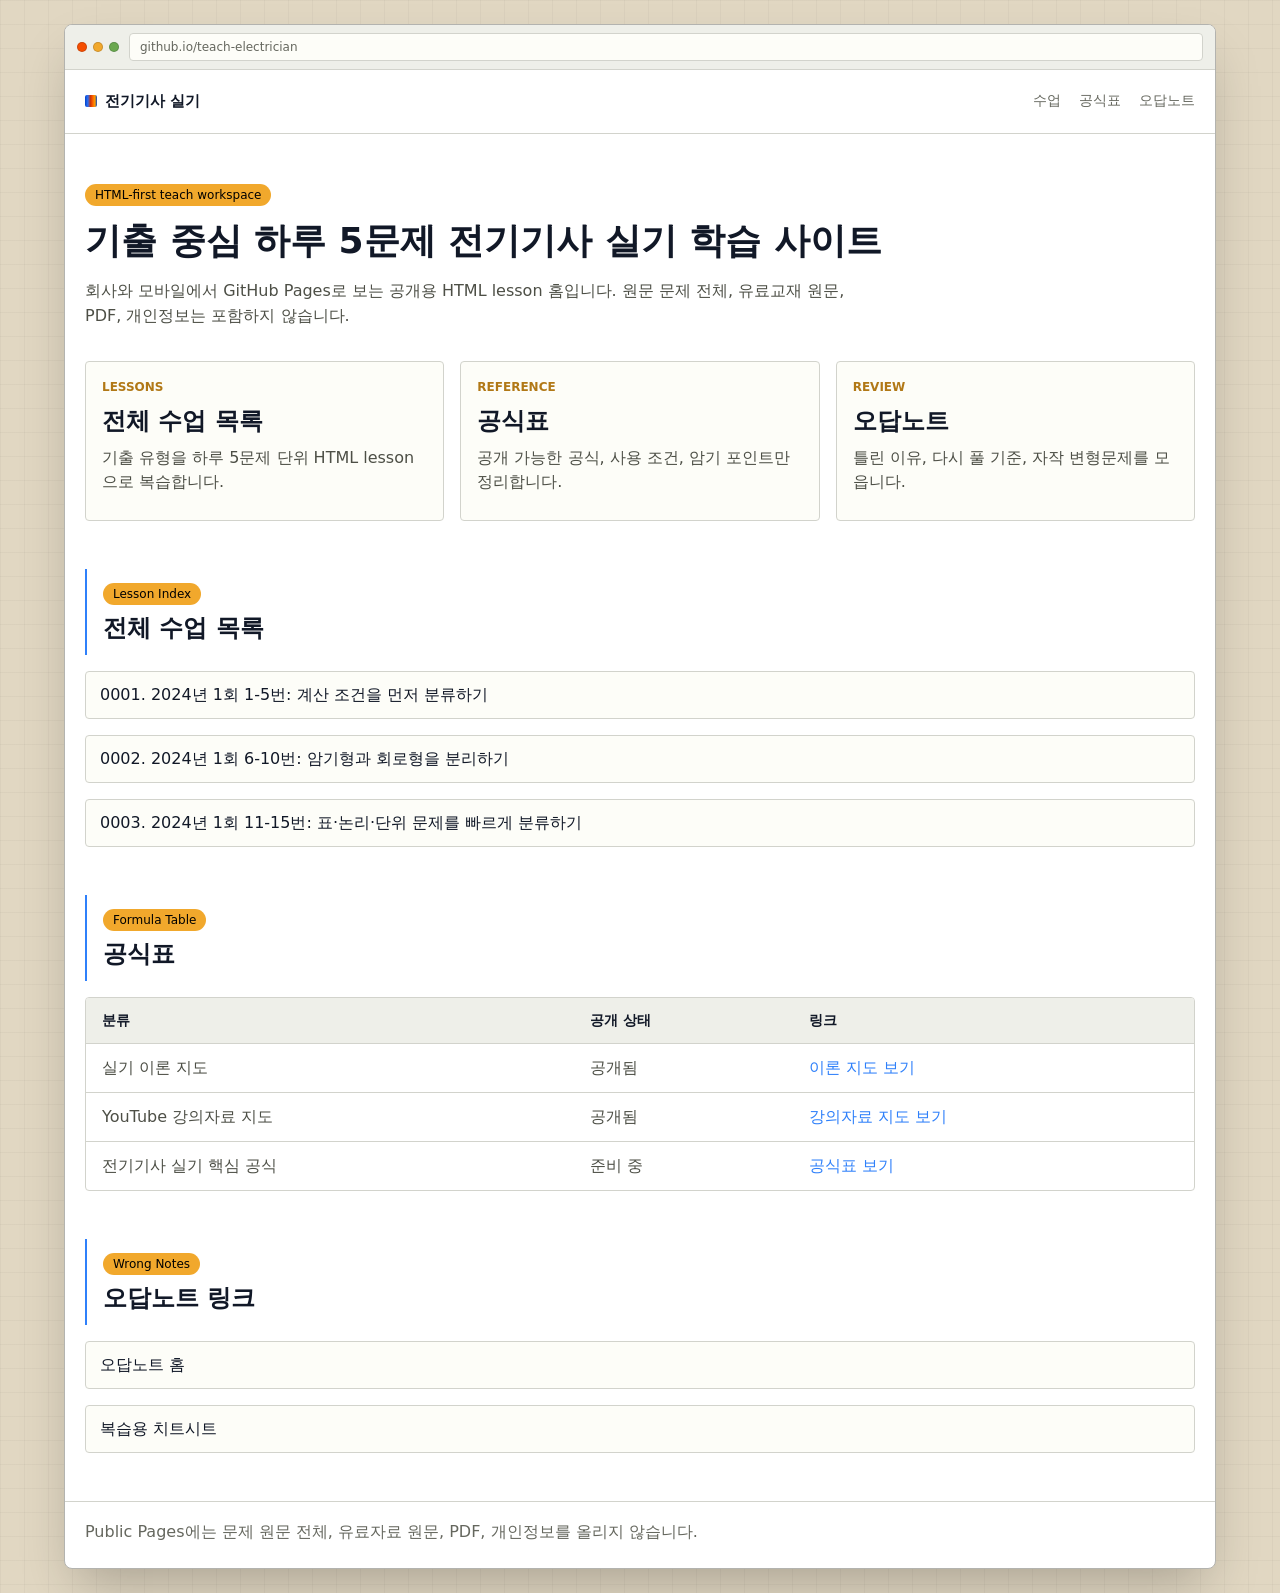
<file: docs/index.html>
<!doctype html>
<html lang="ko">
  <head>
    <meta charset="utf-8">
    <meta name="viewport" content="width=device-width, initial-scale=1">
    <link rel="icon" href="data:image/svg+xml,%3Csvg xmlns=%27http://www.w3.org/2000/svg%27 viewBox=%270 0 16 16%27%3E%3Crect width=%2716%27 height=%2716%27 rx=%272%27 fill=%27%23f1a82c%27/%3E%3Cpath d=%27M4 11h8M5 8h6M6 5h4%27 stroke=%27%23111827%27 stroke-width=%271.5%27 stroke-linecap=%27square%27/%3E%3C/svg%3E">
    <title>전기기사 실기 합격 HTML 학습실</title>
    <link rel="stylesheet" href="assets/style.css">
  </head>
  <body>
    <div class="site-shell">
      <div class="browser-window">
        <div class="browser-titlebar" aria-hidden="true">
          <div class="window-dots"><span></span><span></span><span></span></div>
          <div class="url-bar">github.io/teach-electrician</div>
        </div>
    <header class="site-header">
      <a class="brand" href="index.html">전기기사 실기</a>
      <nav class="top-nav" aria-label="주요 링크">
        <a href="lessons/index.html">수업</a>
        <a href="reference/formulas.html">공식표</a>
        <a href="wrong-notes/index.html">오답노트</a>
      </nav>
    </header>

    <main>
      <section class="hero">
        <p class="eyebrow">HTML-first teach workspace</p>
        <h1>기출 중심 하루 5문제 전기기사 실기 학습 사이트</h1>
        <p class="lead">
          회사와 모바일에서 GitHub Pages로 보는 공개용 HTML lesson 홈입니다.
          원문 문제 전체, 유료교재 원문, PDF, 개인정보는 포함하지 않습니다.
        </p>
      </section>

      <section class="grid three" aria-label="학습 바로가기">
        <a class="panel link-panel" href="lessons/index.html">
          <span class="panel-label">Lessons</span>
          <h2>전체 수업 목록</h2>
          <p>기출 유형을 하루 5문제 단위 HTML lesson으로 복습합니다.</p>
        </a>
        <a class="panel link-panel" href="reference/formulas.html">
          <span class="panel-label">Reference</span>
          <h2>공식표</h2>
          <p>공개 가능한 공식, 사용 조건, 암기 포인트만 정리합니다.</p>
        </a>
        <a class="panel link-panel" href="wrong-notes/index.html">
          <span class="panel-label">Review</span>
          <h2>오답노트</h2>
          <p>틀린 이유, 다시 풀 기준, 자작 변형문제를 모읍니다.</p>
        </a>
      </section>

      <section class="section">
        <div class="section-heading">
          <p class="eyebrow">Lesson Index</p>
          <h2>전체 수업 목록</h2>
        </div>
        <ul class="link-list">
          <li>
            <a href="lessons/0001-2024-01-first-five.html">0001. 2024년 1회 1-5번: 계산 조건을 먼저 분류하기</a>
          </li>
          <li>
            <a href="lessons/0002-2024-01-six-to-ten.html">0002. 2024년 1회 6-10번: 암기형과 회로형을 분리하기</a>
          </li>
          <li>
            <a href="lessons/0003-2024-01-eleven-to-fifteen.html">0003. 2024년 1회 11-15번: 표·논리·단위 문제를 빠르게 분류하기</a>
          </li>
        </ul>
      </section>

      <section class="section">
        <div class="section-heading">
          <p class="eyebrow">Formula Table</p>
          <h2>공식표</h2>
        </div>
        <div class="table-wrap">
          <table>
            <thead>
              <tr>
                <th>분류</th>
                <th>공개 상태</th>
                <th>링크</th>
              </tr>
            </thead>
            <tbody>
              <tr>
                <td>실기 이론 지도</td>
                <td>공개됨</td>
                <td><a href="reference/0001-core-theory-map.html">이론 지도 보기</a></td>
              </tr>
              <tr>
                <td>YouTube 강의자료 지도</td>
                <td>공개됨</td>
                <td><a href="reference/0002-youtube-study-map.html">강의자료 지도 보기</a></td>
              </tr>
              <tr>
                <td>전기기사 실기 핵심 공식</td>
                <td>준비 중</td>
                <td><a href="reference/formulas.html">공식표 보기</a></td>
              </tr>
            </tbody>
          </table>
        </div>
      </section>

      <section class="section">
        <div class="section-heading">
          <p class="eyebrow">Wrong Notes</p>
          <h2>오답노트 링크</h2>
        </div>
        <ul class="link-list">
          <li><a href="wrong-notes/index.html">오답노트 홈</a></li>
          <li><a href="reference/index.html">복습용 치트시트</a></li>
        </ul>
      </section>
    </main>

    <footer class="site-footer">
      <p>Public Pages에는 문제 원문 전체, 유료자료 원문, PDF, 개인정보를 올리지 않습니다.</p>
    </footer>
      </div>
    </div>
  </body>
</html>
</file>
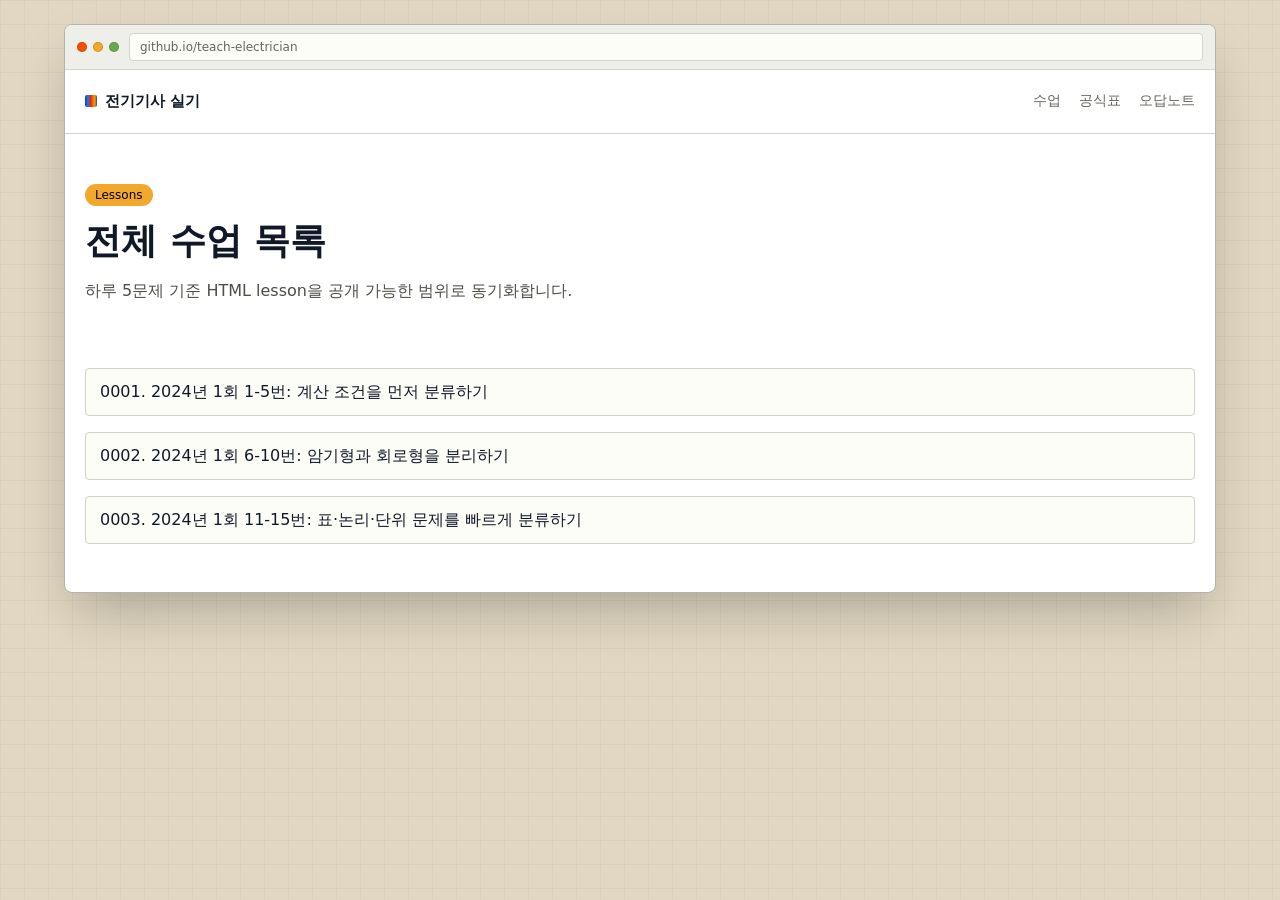
<file: docs/lessons/index.html>
<!doctype html>
<html lang="ko">
  <head>
    <meta charset="utf-8">
    <meta name="viewport" content="width=device-width, initial-scale=1">
    <link rel="icon" href="data:image/svg+xml,%3Csvg xmlns=%27http://www.w3.org/2000/svg%27 viewBox=%270 0 16 16%27%3E%3Crect width=%2716%27 height=%2716%27 rx=%272%27 fill=%27%23f1a82c%27/%3E%3Cpath d=%27M4 11h8M5 8h6M6 5h4%27 stroke=%27%23111827%27 stroke-width=%271.5%27 stroke-linecap=%27square%27/%3E%3C/svg%3E">
    <title>전체 수업 목록 | 전기기사 실기</title>
    <link rel="stylesheet" href="../assets/style.css">
  </head>
  <body>
    <div class="site-shell">
      <div class="browser-window">
        <div class="browser-titlebar" aria-hidden="true">
          <div class="window-dots"><span></span><span></span><span></span></div>
          <div class="url-bar">github.io/teach-electrician</div>
        </div>
    <header class="site-header">
      <a class="brand" href="../index.html">전기기사 실기</a>
      <nav class="top-nav" aria-label="주요 링크">
        <a href="index.html">수업</a>
        <a href="../reference/formulas.html">공식표</a>
        <a href="../wrong-notes/index.html">오답노트</a>
      </nav>
    </header>

    <main>
      <section class="hero compact">
        <p class="eyebrow">Lessons</p>
        <h1>전체 수업 목록</h1>
        <p class="lead">하루 5문제 기준 HTML lesson을 공개 가능한 범위로 동기화합니다.</p>
      </section>

      <section class="section">
        <ul class="link-list">
          <li>
            <a href="0001-2024-01-first-five.html">0001. 2024년 1회 1-5번: 계산 조건을 먼저 분류하기</a>
          </li>
          <li>
            <a href="0002-2024-01-six-to-ten.html">0002. 2024년 1회 6-10번: 암기형과 회로형을 분리하기</a>
          </li>
          <li>
            <a href="0003-2024-01-eleven-to-fifteen.html">0003. 2024년 1회 11-15번: 표·논리·단위 문제를 빠르게 분류하기</a>
          </li>
        </ul>
      </section>
    </main>
      </div>
    </div>
  </body>
</html>
</file>
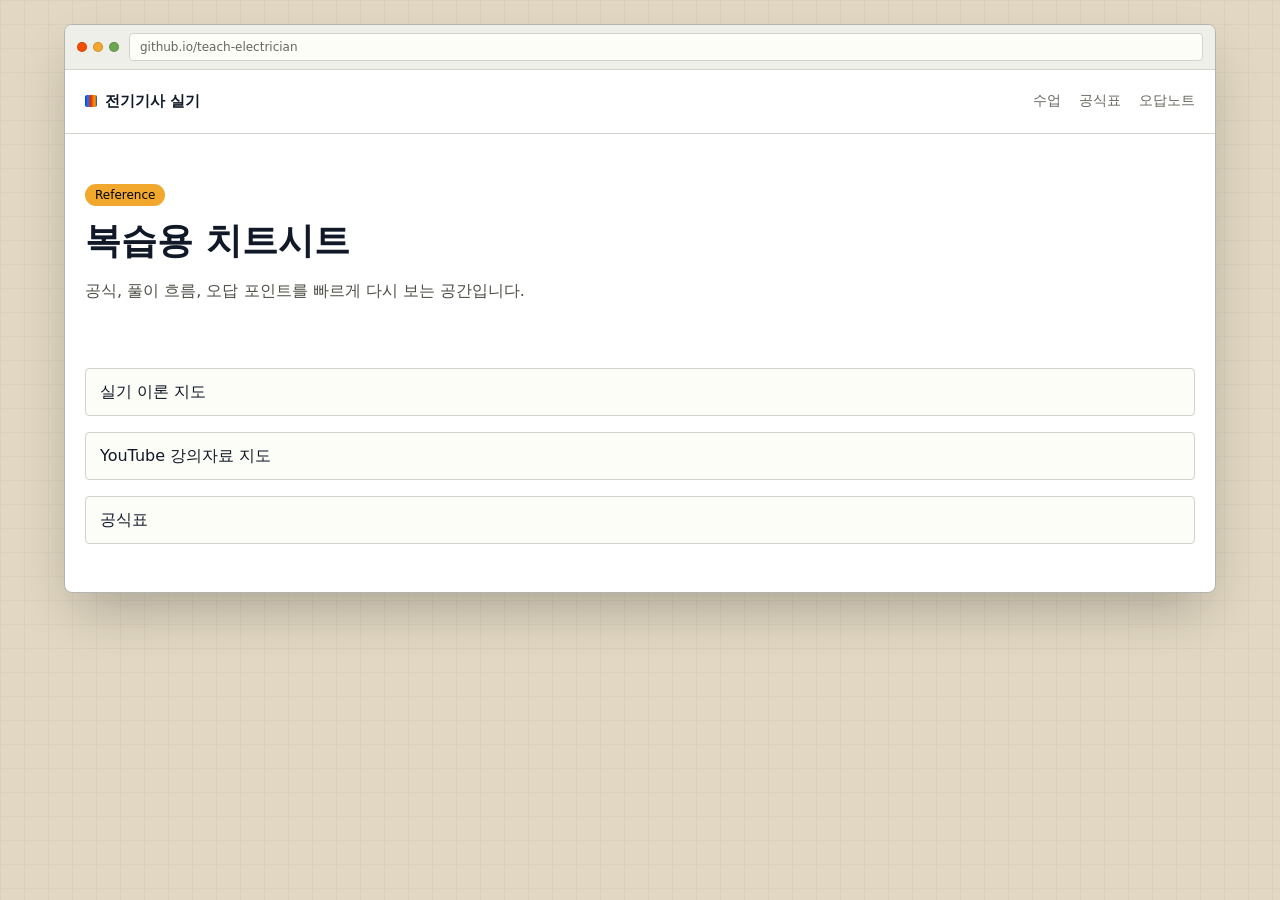
<file: docs/reference/index.html>
<!doctype html>
<html lang="ko">
  <head>
    <meta charset="utf-8">
    <meta name="viewport" content="width=device-width, initial-scale=1">
    <link rel="icon" href="data:image/svg+xml,%3Csvg xmlns=%27http://www.w3.org/2000/svg%27 viewBox=%270 0 16 16%27%3E%3Crect width=%2716%27 height=%2716%27 rx=%272%27 fill=%27%23f1a82c%27/%3E%3Cpath d=%27M4 11h8M5 8h6M6 5h4%27 stroke=%27%23111827%27 stroke-width=%271.5%27 stroke-linecap=%27square%27/%3E%3C/svg%3E">
    <title>복습용 치트시트 | 전기기사 실기</title>
    <link rel="stylesheet" href="../assets/style.css">
  </head>
  <body>
    <div class="site-shell">
      <div class="browser-window">
        <div class="browser-titlebar" aria-hidden="true">
          <div class="window-dots"><span></span><span></span><span></span></div>
          <div class="url-bar">github.io/teach-electrician</div>
        </div>
    <header class="site-header">
      <a class="brand" href="../index.html">전기기사 실기</a>
      <nav class="top-nav" aria-label="주요 링크">
        <a href="../lessons/index.html">수업</a>
        <a href="formulas.html">공식표</a>
        <a href="../wrong-notes/index.html">오답노트</a>
      </nav>
    </header>

    <main>
      <section class="hero compact">
        <p class="eyebrow">Reference</p>
        <h1>복습용 치트시트</h1>
        <p class="lead">공식, 풀이 흐름, 오답 포인트를 빠르게 다시 보는 공간입니다.</p>
      </section>

      <section class="section">
        <ul class="link-list">
          <li><a href="0001-core-theory-map.html">실기 이론 지도</a></li>
          <li><a href="0002-youtube-study-map.html">YouTube 강의자료 지도</a></li>
          <li><a href="formulas.html">공식표</a></li>
        </ul>
      </section>
    </main>
      </div>
    </div>
  </body>
</html>
</file>
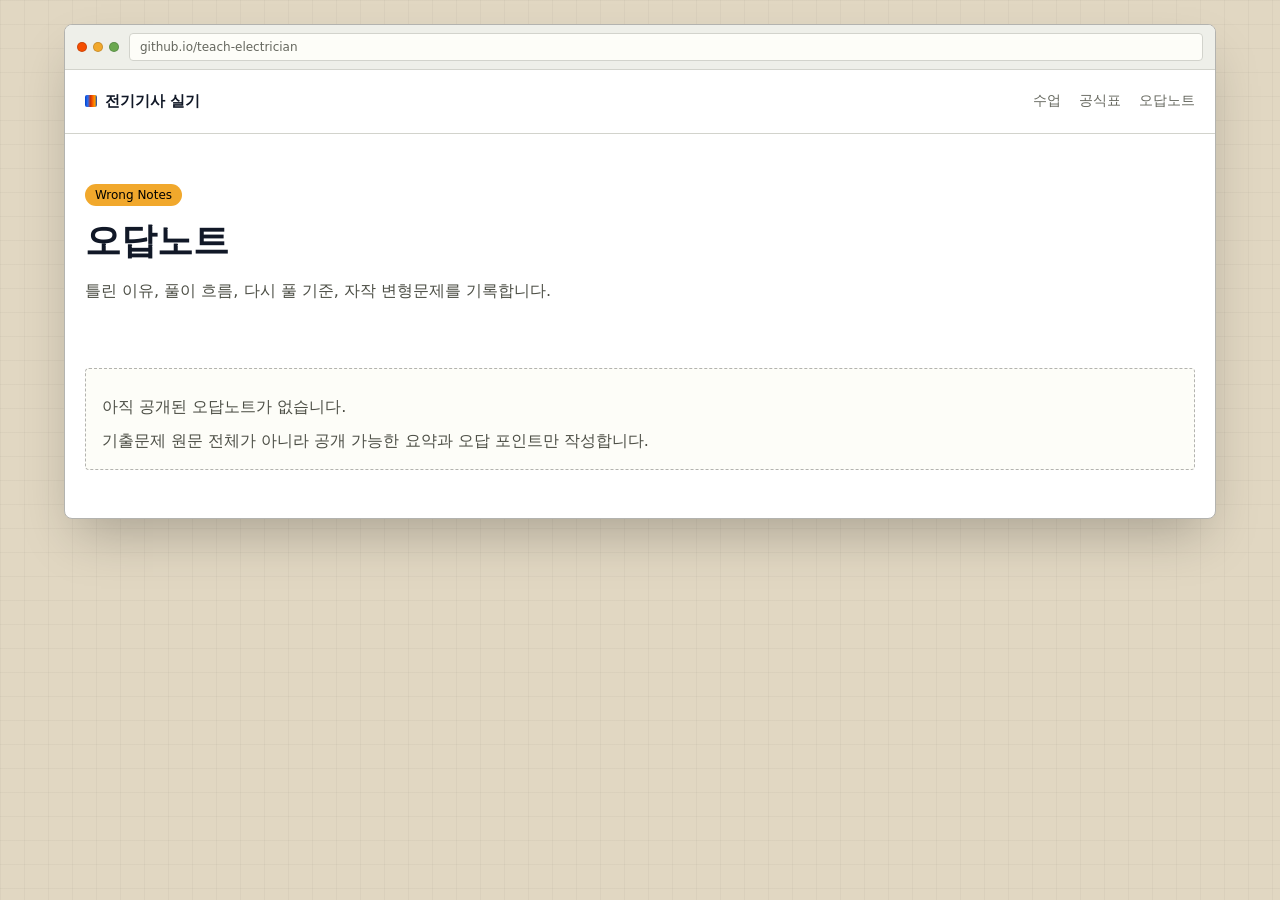
<file: docs/wrong-notes/index.html>
<!doctype html>
<html lang="ko">
  <head>
    <meta charset="utf-8">
    <meta name="viewport" content="width=device-width, initial-scale=1">
    <link rel="icon" href="data:image/svg+xml,%3Csvg xmlns=%27http://www.w3.org/2000/svg%27 viewBox=%270 0 16 16%27%3E%3Crect width=%2716%27 height=%2716%27 rx=%272%27 fill=%27%23f1a82c%27/%3E%3Cpath d=%27M4 11h8M5 8h6M6 5h4%27 stroke=%27%23111827%27 stroke-width=%271.5%27 stroke-linecap=%27square%27/%3E%3C/svg%3E">
    <title>오답노트 | 전기기사 실기</title>
    <link rel="stylesheet" href="../assets/style.css">
  </head>
  <body>
    <div class="site-shell">
      <div class="browser-window">
        <div class="browser-titlebar" aria-hidden="true">
          <div class="window-dots"><span></span><span></span><span></span></div>
          <div class="url-bar">github.io/teach-electrician</div>
        </div>
    <header class="site-header">
      <a class="brand" href="../index.html">전기기사 실기</a>
      <nav class="top-nav" aria-label="주요 링크">
        <a href="../lessons/index.html">수업</a>
        <a href="../reference/formulas.html">공식표</a>
        <a href="index.html">오답노트</a>
      </nav>
    </header>

    <main>
      <section class="hero compact">
        <p class="eyebrow">Wrong Notes</p>
        <h1>오답노트</h1>
        <p class="lead">틀린 이유, 풀이 흐름, 다시 풀 기준, 자작 변형문제를 기록합니다.</p>
      </section>

      <section class="section">
        <div class="empty-state">
          <p>아직 공개된 오답노트가 없습니다.</p>
          <p>기출문제 원문 전체가 아니라 공개 가능한 요약과 오답 포인트만 작성합니다.</p>
        </div>
      </section>
    </main>
      </div>
    </div>
  </body>
</html>
</file>
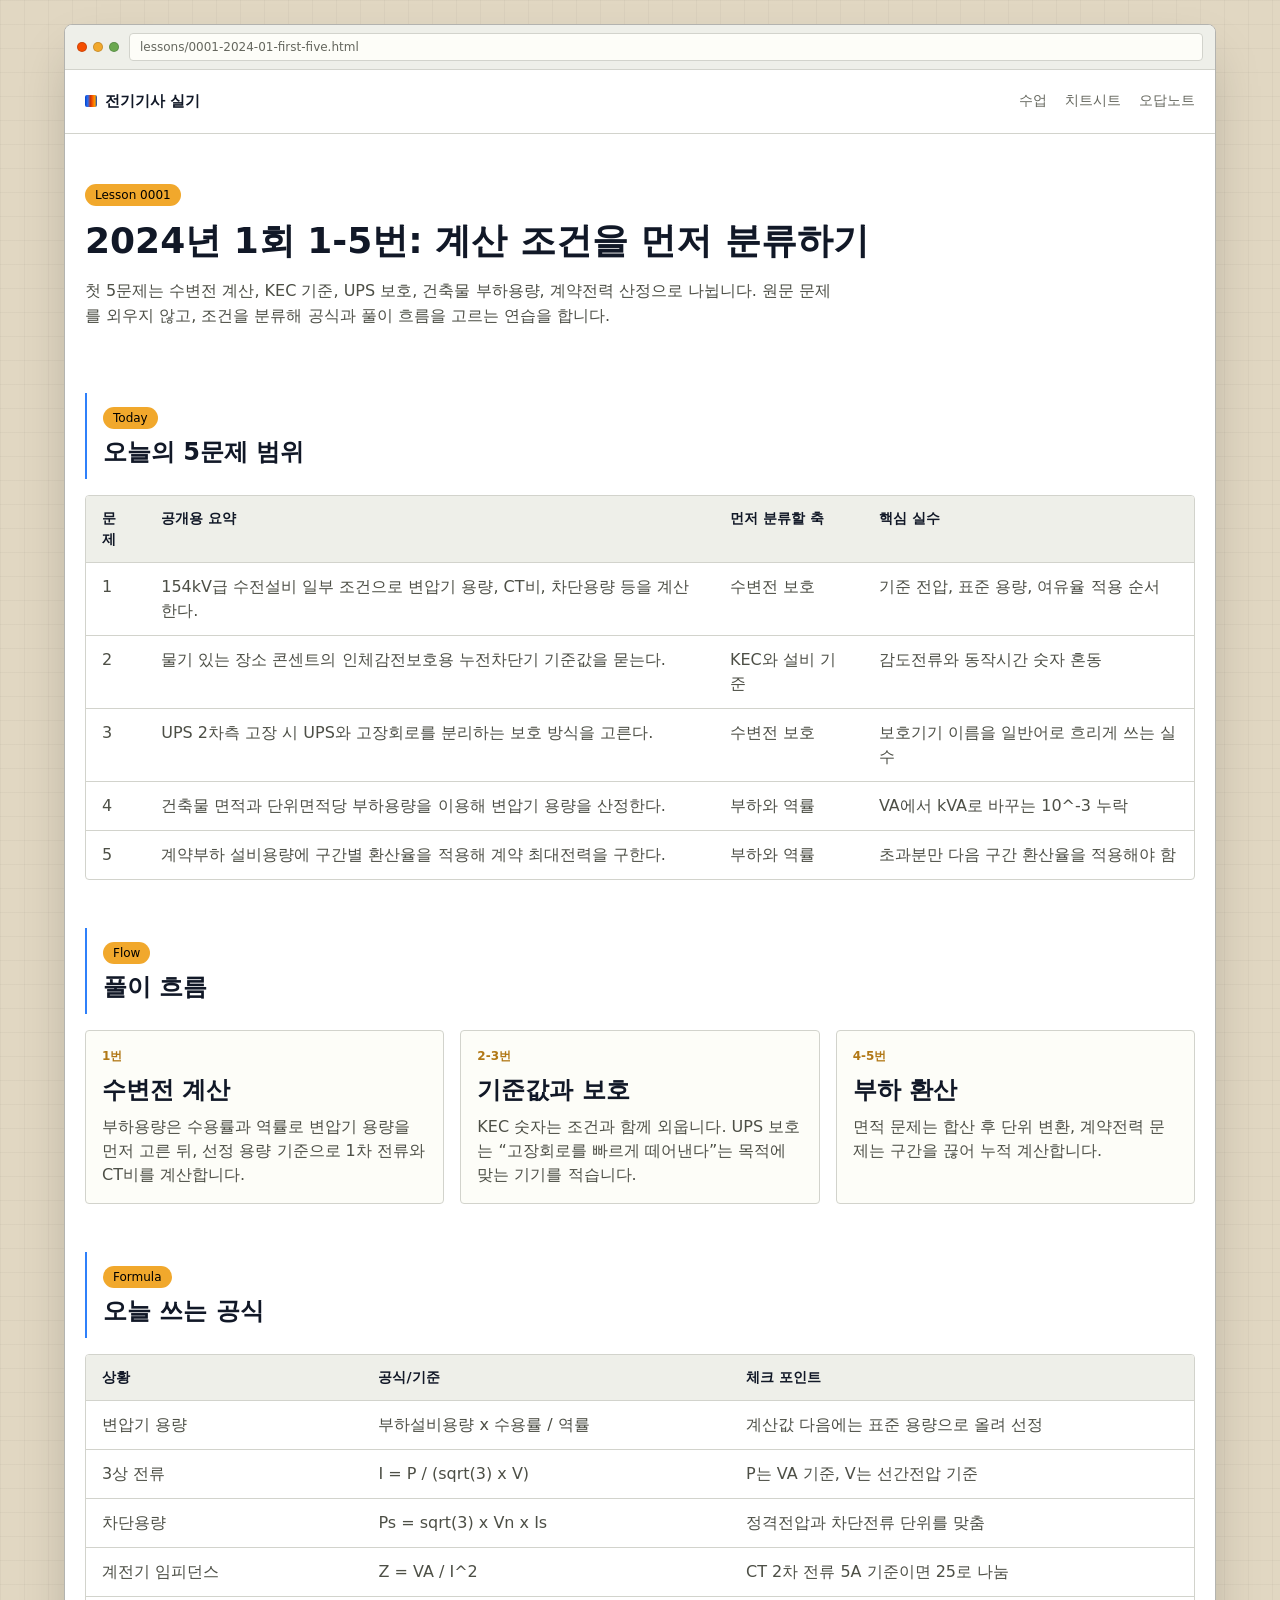
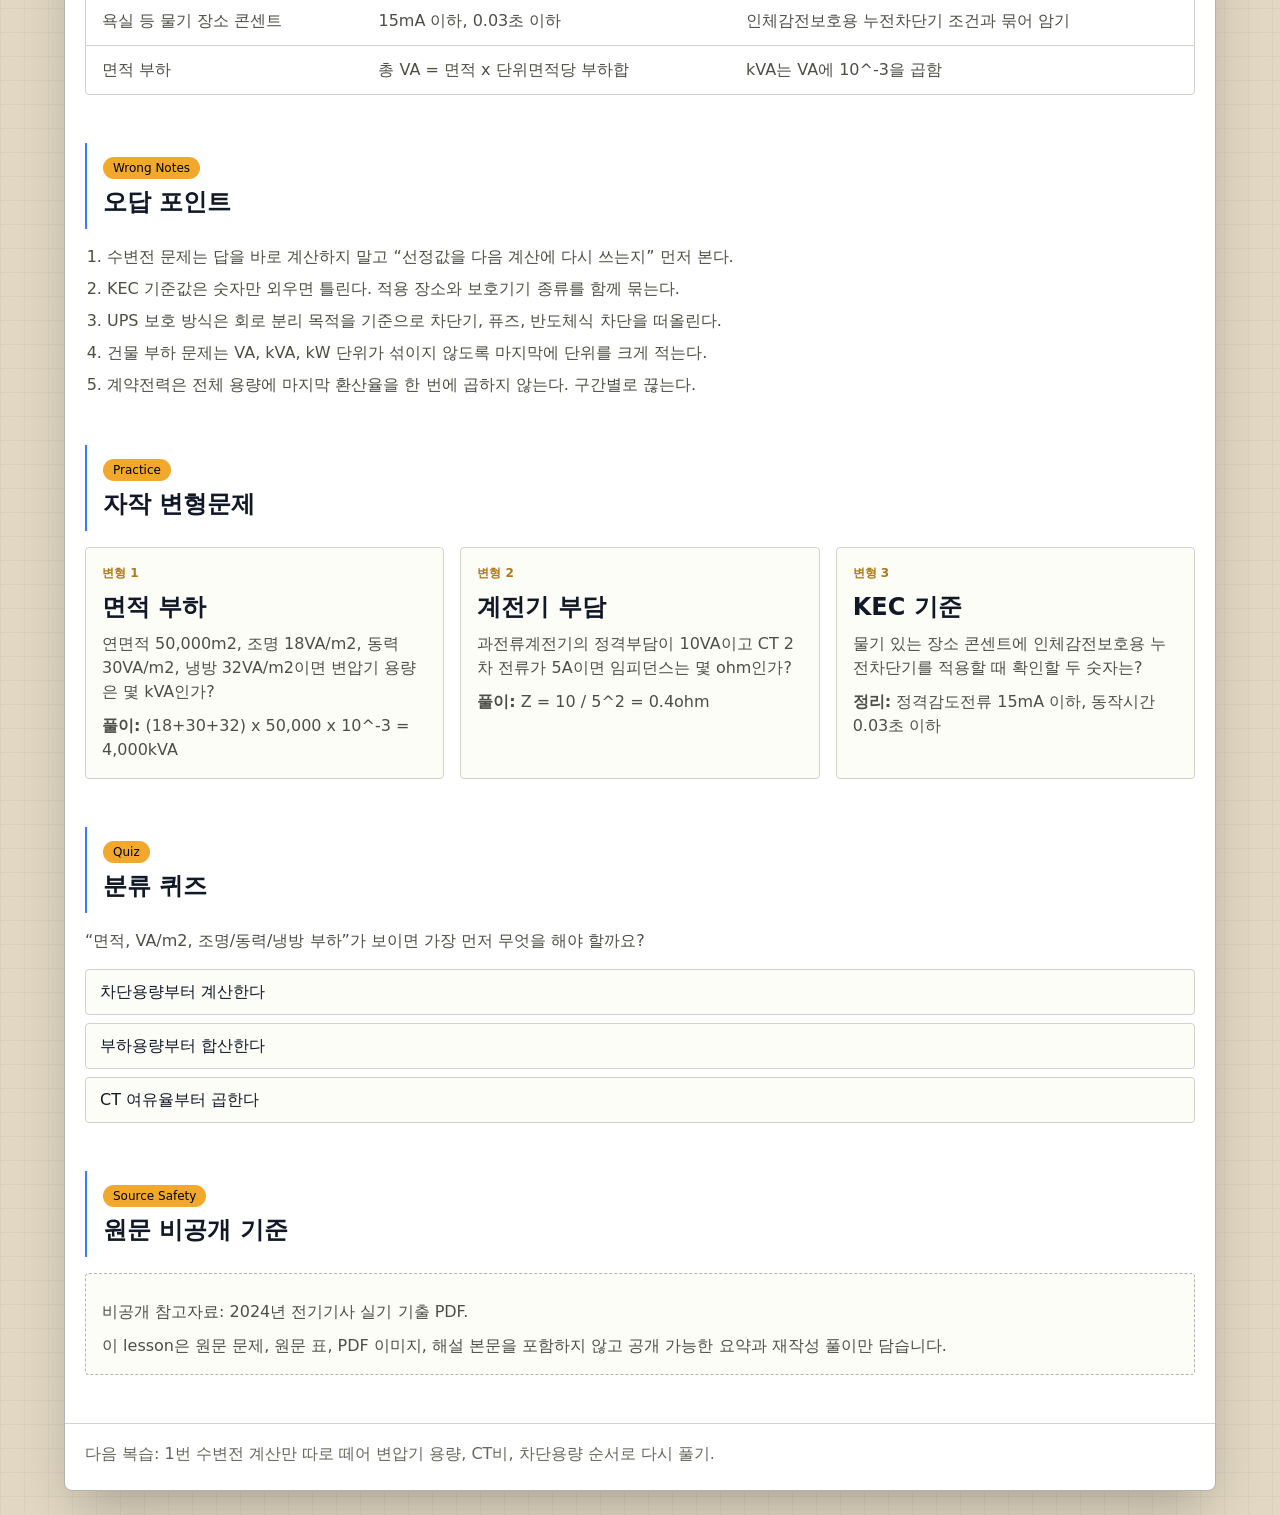
<file: lessons/0001-2024-01-first-five.html>
<!doctype html>
<html lang="ko">
  <head>
    <meta charset="utf-8">
    <meta name="viewport" content="width=device-width, initial-scale=1">
    <link rel="icon" href="data:image/svg+xml,%3Csvg xmlns=%27http://www.w3.org/2000/svg%27 viewBox=%270 0 16 16%27%3E%3Crect width=%2716%27 height=%2716%27 rx=%272%27 fill=%27%23f1a82c%27/%3E%3Cpath d=%27M4 11h8M5 8h6M6 5h4%27 stroke=%27%23111827%27 stroke-width=%271.5%27 stroke-linecap=%27square%27/%3E%3C/svg%3E">
    <title>2024년 1회 1-5번 요약 | 전기기사 실기</title>
    <link rel="stylesheet" href="../assets/style.css">
  </head>
  <body>
    <div class="site-shell">
      <div class="browser-window">
        <div class="browser-titlebar" aria-hidden="true">
          <div class="window-dots"><span></span><span></span><span></span></div>
          <div class="url-bar">lessons/0001-2024-01-first-five.html</div>
        </div>
        <header class="site-header">
          <a class="brand" href="../docs/index.html">전기기사 실기</a>
          <nav class="top-nav" aria-label="주요 링크">
            <a href="../docs/lessons/index.html">수업</a>
            <a href="../docs/reference/index.html">치트시트</a>
            <a href="../docs/wrong-notes/index.html">오답노트</a>
          </nav>
        </header>

        <main>
          <section class="hero compact">
            <p class="eyebrow">Lesson 0001</p>
            <h1>2024년 1회 1-5번: 계산 조건을 먼저 분류하기</h1>
            <p class="lead">
              첫 5문제는 수변전 계산, KEC 기준, UPS 보호, 건축물 부하용량, 계약전력 산정으로 나뉩니다.
              원문 문제를 외우지 않고, 조건을 분류해 공식과 풀이 흐름을 고르는 연습을 합니다.
            </p>
          </section>

          <section class="section">
            <div class="section-heading">
              <p class="eyebrow">Today</p>
              <h2>오늘의 5문제 범위</h2>
            </div>
            <div class="table-wrap">
              <table>
                <thead>
                  <tr>
                    <th>문제</th>
                    <th>공개용 요약</th>
                    <th>먼저 분류할 축</th>
                    <th>핵심 실수</th>
                  </tr>
                </thead>
                <tbody>
                  <tr>
                    <td>1</td>
                    <td>154kV급 수전설비 일부 조건으로 변압기 용량, CT비, 차단용량 등을 계산한다.</td>
                    <td>수변전 보호</td>
                    <td>기준 전압, 표준 용량, 여유율 적용 순서</td>
                  </tr>
                  <tr>
                    <td>2</td>
                    <td>물기 있는 장소 콘센트의 인체감전보호용 누전차단기 기준값을 묻는다.</td>
                    <td>KEC와 설비 기준</td>
                    <td>감도전류와 동작시간 숫자 혼동</td>
                  </tr>
                  <tr>
                    <td>3</td>
                    <td>UPS 2차측 고장 시 UPS와 고장회로를 분리하는 보호 방식을 고른다.</td>
                    <td>수변전 보호</td>
                    <td>보호기기 이름을 일반어로 흐리게 쓰는 실수</td>
                  </tr>
                  <tr>
                    <td>4</td>
                    <td>건축물 면적과 단위면적당 부하용량을 이용해 변압기 용량을 산정한다.</td>
                    <td>부하와 역률</td>
                    <td>VA에서 kVA로 바꾸는 10^-3 누락</td>
                  </tr>
                  <tr>
                    <td>5</td>
                    <td>계약부하 설비용량에 구간별 환산율을 적용해 계약 최대전력을 구한다.</td>
                    <td>부하와 역률</td>
                    <td>초과분만 다음 구간 환산율을 적용해야 함</td>
                  </tr>
                </tbody>
              </table>
            </div>
          </section>

          <section class="section">
            <div class="section-heading">
              <p class="eyebrow">Flow</p>
              <h2>풀이 흐름</h2>
            </div>
            <div class="grid three">
              <div class="panel">
                <span class="panel-label">1번</span>
                <h2>수변전 계산</h2>
                <p>부하용량은 수용률과 역률로 변압기 용량을 먼저 고른 뒤, 선정 용량 기준으로 1차 전류와 CT비를 계산합니다.</p>
              </div>
              <div class="panel">
                <span class="panel-label">2-3번</span>
                <h2>기준값과 보호</h2>
                <p>KEC 숫자는 조건과 함께 외웁니다. UPS 보호는 “고장회로를 빠르게 떼어낸다”는 목적에 맞는 기기를 적습니다.</p>
              </div>
              <div class="panel">
                <span class="panel-label">4-5번</span>
                <h2>부하 환산</h2>
                <p>면적 문제는 합산 후 단위 변환, 계약전력 문제는 구간을 끊어 누적 계산합니다.</p>
              </div>
            </div>
          </section>

          <section class="section">
            <div class="section-heading">
              <p class="eyebrow">Formula</p>
              <h2>오늘 쓰는 공식</h2>
            </div>
            <div class="table-wrap">
              <table>
                <thead>
                  <tr>
                    <th>상황</th>
                    <th>공식/기준</th>
                    <th>체크 포인트</th>
                  </tr>
                </thead>
                <tbody>
                  <tr>
                    <td>변압기 용량</td>
                    <td>부하설비용량 x 수용률 / 역률</td>
                    <td>계산값 다음에는 표준 용량으로 올려 선정</td>
                  </tr>
                  <tr>
                    <td>3상 전류</td>
                    <td>I = P / (sqrt(3) x V)</td>
                    <td>P는 VA 기준, V는 선간전압 기준</td>
                  </tr>
                  <tr>
                    <td>차단용량</td>
                    <td>Ps = sqrt(3) x Vn x Is</td>
                    <td>정격전압과 차단전류 단위를 맞춤</td>
                  </tr>
                  <tr>
                    <td>계전기 임피던스</td>
                    <td>Z = VA / I^2</td>
                    <td>CT 2차 전류 5A 기준이면 25로 나눔</td>
                  </tr>
                  <tr>
                    <td>욕실 등 물기 장소 콘센트</td>
                    <td>15mA 이하, 0.03초 이하</td>
                    <td>인체감전보호용 누전차단기 조건과 묶어 암기</td>
                  </tr>
                  <tr>
                    <td>면적 부하</td>
                    <td>총 VA = 면적 x 단위면적당 부하합</td>
                    <td>kVA는 VA에 10^-3을 곱함</td>
                  </tr>
                </tbody>
              </table>
            </div>
          </section>

          <section class="section">
            <div class="section-heading">
              <p class="eyebrow">Wrong Notes</p>
              <h2>오답 포인트</h2>
            </div>
            <ol>
              <li>수변전 문제는 답을 바로 계산하지 말고 “선정값을 다음 계산에 다시 쓰는지” 먼저 본다.</li>
              <li>KEC 기준값은 숫자만 외우면 틀린다. 적용 장소와 보호기기 종류를 함께 묶는다.</li>
              <li>UPS 보호 방식은 회로 분리 목적을 기준으로 차단기, 퓨즈, 반도체식 차단을 떠올린다.</li>
              <li>건물 부하 문제는 VA, kVA, kW 단위가 섞이지 않도록 마지막에 단위를 크게 적는다.</li>
              <li>계약전력은 전체 용량에 마지막 환산율을 한 번에 곱하지 않는다. 구간별로 끊는다.</li>
            </ol>
          </section>

          <section class="section">
            <div class="section-heading">
              <p class="eyebrow">Practice</p>
              <h2>자작 변형문제</h2>
            </div>
            <div class="grid three">
              <div class="panel">
                <span class="panel-label">변형 1</span>
                <h2>면적 부하</h2>
                <p>연면적 50,000m2, 조명 18VA/m2, 동력 30VA/m2, 냉방 32VA/m2이면 변압기 용량은 몇 kVA인가?</p>
                <p><strong>풀이:</strong> (18+30+32) x 50,000 x 10^-3 = 4,000kVA</p>
              </div>
              <div class="panel">
                <span class="panel-label">변형 2</span>
                <h2>계전기 부담</h2>
                <p>과전류계전기의 정격부담이 10VA이고 CT 2차 전류가 5A이면 임피던스는 몇 ohm인가?</p>
                <p><strong>풀이:</strong> Z = 10 / 5^2 = 0.4ohm</p>
              </div>
              <div class="panel">
                <span class="panel-label">변형 3</span>
                <h2>KEC 기준</h2>
                <p>물기 있는 장소 콘센트에 인체감전보호용 누전차단기를 적용할 때 확인할 두 숫자는?</p>
                <p><strong>정리:</strong> 정격감도전류 15mA 이하, 동작시간 0.03초 이하</p>
              </div>
            </div>
          </section>

          <section class="section">
            <div class="section-heading">
              <p class="eyebrow">Quiz</p>
              <h2>분류 퀴즈</h2>
            </div>
            <p>“면적, VA/m2, 조명/동력/냉방 부하”가 보이면 가장 먼저 무엇을 해야 할까요?</p>
            <div class="quiz-options">
              <button class="quiz-button" data-correct="false">차단용량부터 계산한다</button>
              <button class="quiz-button" data-correct="true">부하용량부터 합산한다</button>
              <button class="quiz-button" data-correct="false">CT 여유율부터 곱한다</button>
            </div>
            <p class="feedback" id="feedback" hidden></p>
          </section>

          <section class="section">
            <div class="section-heading">
              <p class="eyebrow">Source Safety</p>
              <h2>원문 비공개 기준</h2>
            </div>
            <div class="empty-state">
              <p>비공개 참고자료: 2024년 전기기사 실기 기출 PDF.</p>
              <p>이 lesson은 원문 문제, 원문 표, PDF 이미지, 해설 본문을 포함하지 않고 공개 가능한 요약과 재작성 풀이만 담습니다.</p>
            </div>
          </section>
        </main>

        <footer class="site-footer">
          <p>다음 복습: 1번 수변전 계산만 따로 떼어 변압기 용량, CT비, 차단용량 순서로 다시 풀기.</p>
        </footer>
      </div>
    </div>

    <script>
      const feedback = document.querySelector("#feedback");
      document.querySelectorAll(".quiz-button").forEach((button) => {
        button.addEventListener("click", () => {
          const correct = button.dataset.correct === "true";
          feedback.hidden = false;
          feedback.textContent = correct
            ? "맞습니다. 면적 부하는 단위면적당 부하를 먼저 합산하고, 면적을 곱한 뒤 kVA로 바꿉니다."
            : "다시 보세요. 면적과 VA/m2가 보이면 보호기기보다 부하합산이 먼저입니다.";
        });
      });
    </script>
  </body>
</html>
</file>
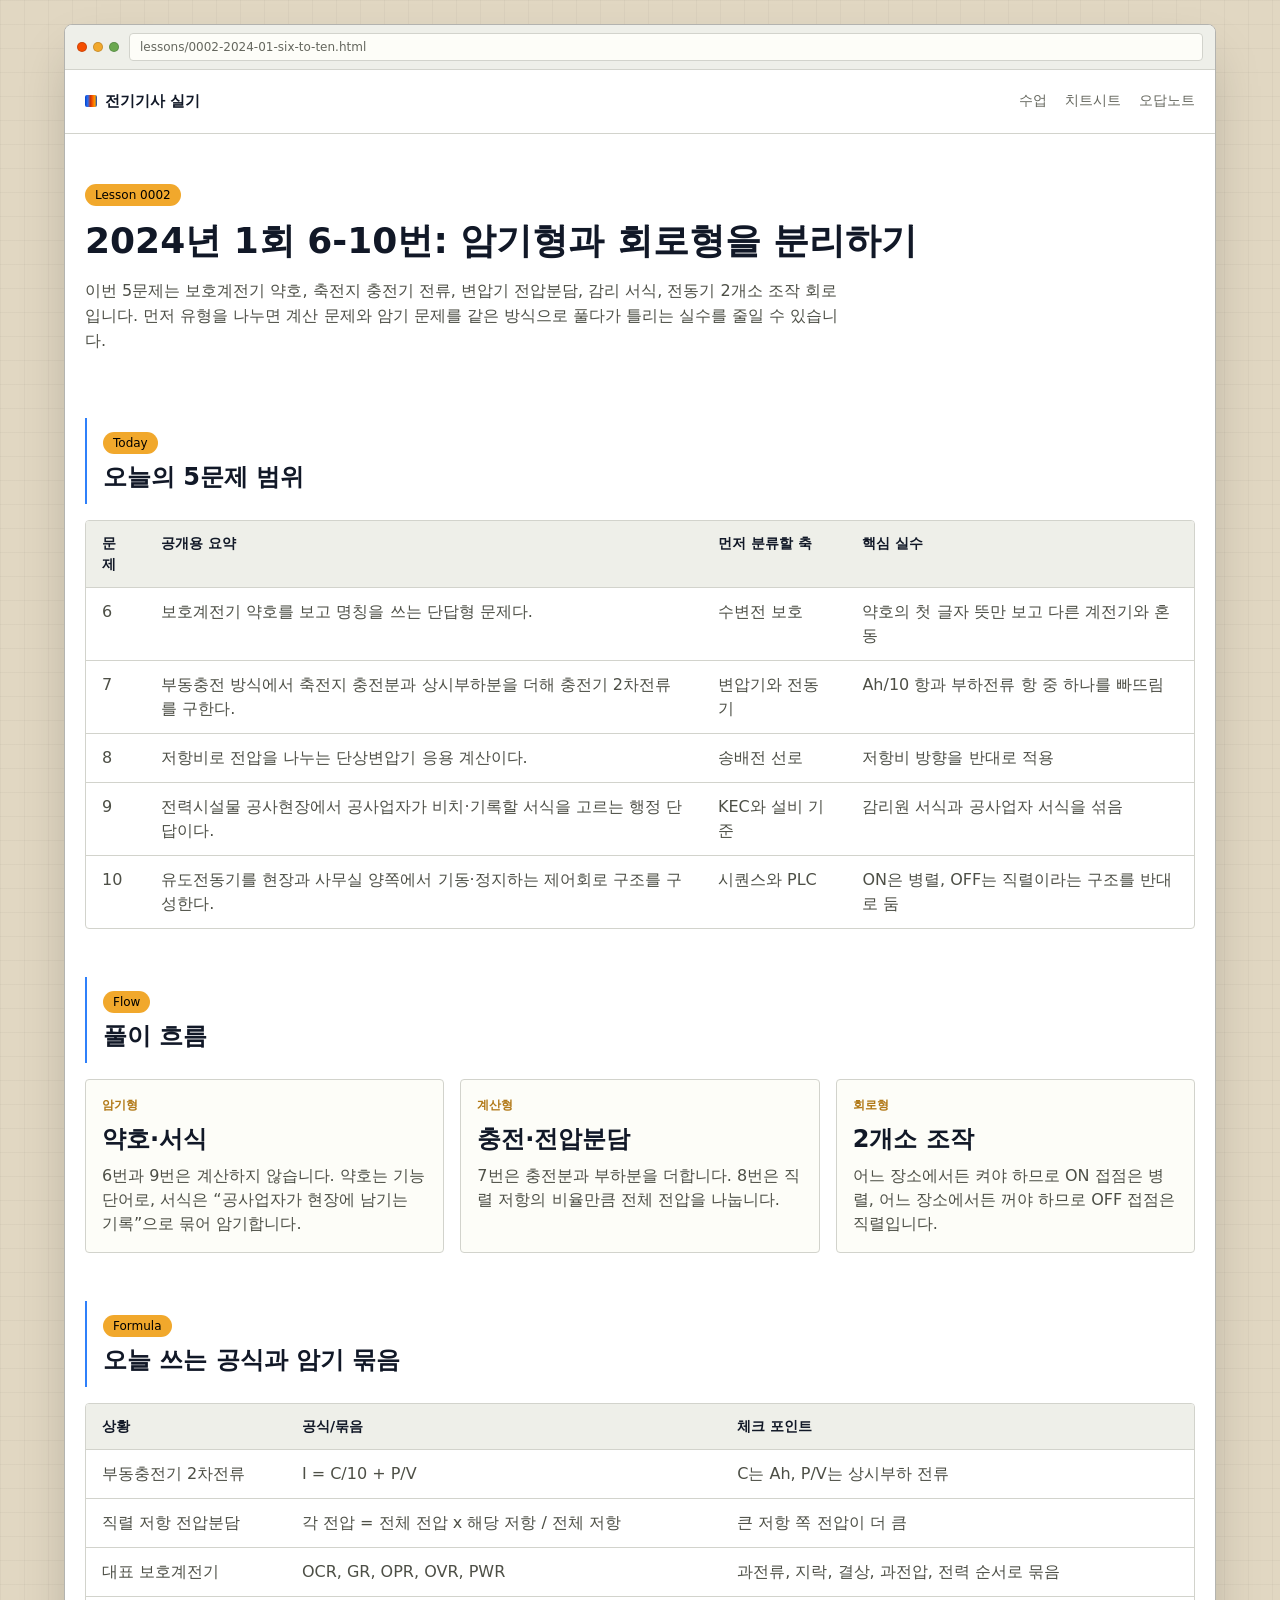
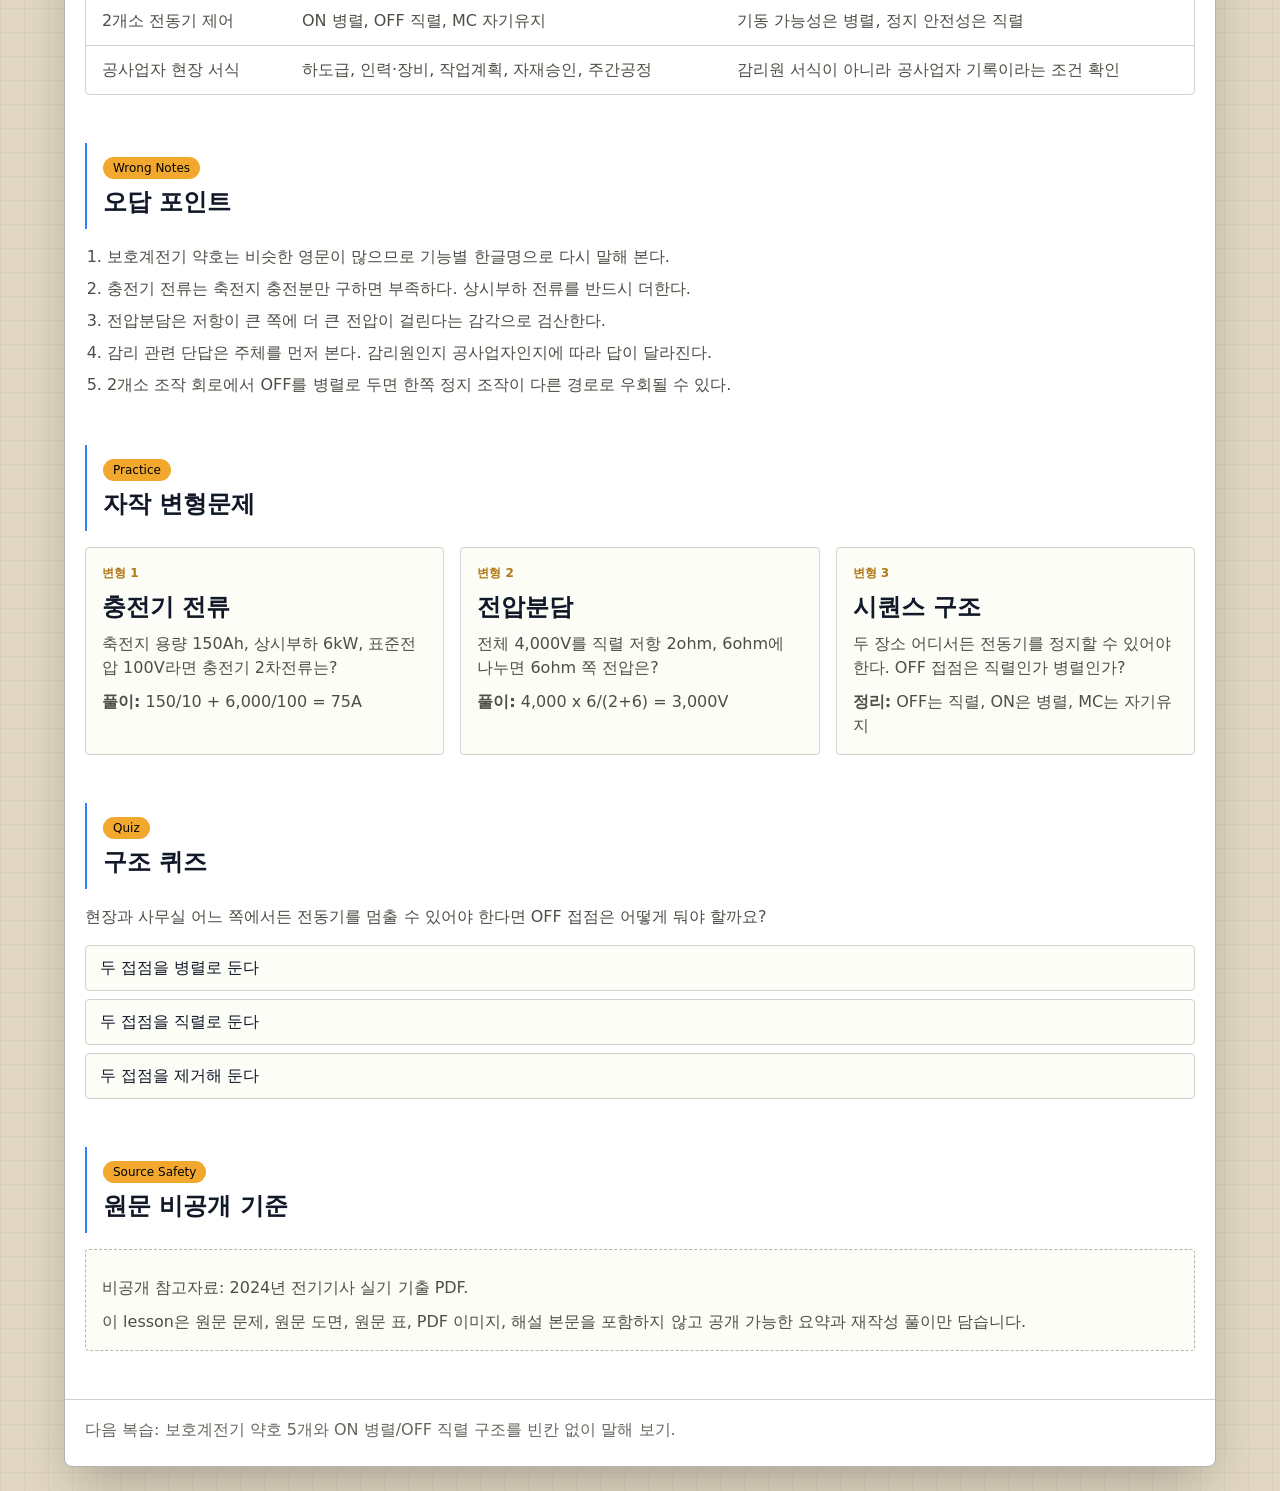
<file: lessons/0002-2024-01-six-to-ten.html>
<!doctype html>
<html lang="ko">
  <head>
    <meta charset="utf-8">
    <meta name="viewport" content="width=device-width, initial-scale=1">
    <link rel="icon" href="data:image/svg+xml,%3Csvg xmlns=%27http://www.w3.org/2000/svg%27 viewBox=%270 0 16 16%27%3E%3Crect width=%2716%27 height=%2716%27 rx=%272%27 fill=%27%23f1a82c%27/%3E%3Cpath d=%27M4 11h8M5 8h6M6 5h4%27 stroke=%27%23111827%27 stroke-width=%271.5%27 stroke-linecap=%27square%27/%3E%3C/svg%3E">
    <title>2024년 1회 6-10번 요약 | 전기기사 실기</title>
    <link rel="stylesheet" href="../assets/style.css">
  </head>
  <body>
    <div class="site-shell">
      <div class="browser-window">
        <div class="browser-titlebar" aria-hidden="true">
          <div class="window-dots"><span></span><span></span><span></span></div>
          <div class="url-bar">lessons/0002-2024-01-six-to-ten.html</div>
        </div>
        <header class="site-header">
          <a class="brand" href="../docs/index.html">전기기사 실기</a>
          <nav class="top-nav" aria-label="주요 링크">
            <a href="../docs/lessons/index.html">수업</a>
            <a href="../docs/reference/index.html">치트시트</a>
            <a href="../docs/wrong-notes/index.html">오답노트</a>
          </nav>
        </header>

        <main>
          <section class="hero compact">
            <p class="eyebrow">Lesson 0002</p>
            <h1>2024년 1회 6-10번: 암기형과 회로형을 분리하기</h1>
            <p class="lead">
              이번 5문제는 보호계전기 약호, 축전지 충전기 전류, 변압기 전압분담, 감리 서식, 전동기 2개소 조작 회로입니다.
              먼저 유형을 나누면 계산 문제와 암기 문제를 같은 방식으로 풀다가 틀리는 실수를 줄일 수 있습니다.
            </p>
          </section>

          <section class="section">
            <div class="section-heading">
              <p class="eyebrow">Today</p>
              <h2>오늘의 5문제 범위</h2>
            </div>
            <div class="table-wrap">
              <table>
                <thead>
                  <tr>
                    <th>문제</th>
                    <th>공개용 요약</th>
                    <th>먼저 분류할 축</th>
                    <th>핵심 실수</th>
                  </tr>
                </thead>
                <tbody>
                  <tr>
                    <td>6</td>
                    <td>보호계전기 약호를 보고 명칭을 쓰는 단답형 문제다.</td>
                    <td>수변전 보호</td>
                    <td>약호의 첫 글자 뜻만 보고 다른 계전기와 혼동</td>
                  </tr>
                  <tr>
                    <td>7</td>
                    <td>부동충전 방식에서 축전지 충전분과 상시부하분을 더해 충전기 2차전류를 구한다.</td>
                    <td>변압기와 전동기</td>
                    <td>Ah/10 항과 부하전류 항 중 하나를 빠뜨림</td>
                  </tr>
                  <tr>
                    <td>8</td>
                    <td>저항비로 전압을 나누는 단상변압기 응용 계산이다.</td>
                    <td>송배전 선로</td>
                    <td>저항비 방향을 반대로 적용</td>
                  </tr>
                  <tr>
                    <td>9</td>
                    <td>전력시설물 공사현장에서 공사업자가 비치·기록할 서식을 고르는 행정 단답이다.</td>
                    <td>KEC와 설비 기준</td>
                    <td>감리원 서식과 공사업자 서식을 섞음</td>
                  </tr>
                  <tr>
                    <td>10</td>
                    <td>유도전동기를 현장과 사무실 양쪽에서 기동·정지하는 제어회로 구조를 구성한다.</td>
                    <td>시퀀스와 PLC</td>
                    <td>ON은 병렬, OFF는 직렬이라는 구조를 반대로 둠</td>
                  </tr>
                </tbody>
              </table>
            </div>
          </section>

          <section class="section">
            <div class="section-heading">
              <p class="eyebrow">Flow</p>
              <h2>풀이 흐름</h2>
            </div>
            <div class="grid three">
              <div class="panel">
                <span class="panel-label">암기형</span>
                <h2>약호·서식</h2>
                <p>6번과 9번은 계산하지 않습니다. 약호는 기능 단어로, 서식은 “공사업자가 현장에 남기는 기록”으로 묶어 암기합니다.</p>
              </div>
              <div class="panel">
                <span class="panel-label">계산형</span>
                <h2>충전·전압분담</h2>
                <p>7번은 충전분과 부하분을 더합니다. 8번은 직렬 저항의 비율만큼 전체 전압을 나눕니다.</p>
              </div>
              <div class="panel">
                <span class="panel-label">회로형</span>
                <h2>2개소 조작</h2>
                <p>어느 장소에서든 켜야 하므로 ON 접점은 병렬, 어느 장소에서든 꺼야 하므로 OFF 접점은 직렬입니다.</p>
              </div>
            </div>
          </section>

          <section class="section">
            <div class="section-heading">
              <p class="eyebrow">Formula</p>
              <h2>오늘 쓰는 공식과 암기 묶음</h2>
            </div>
            <div class="table-wrap">
              <table>
                <thead>
                  <tr>
                    <th>상황</th>
                    <th>공식/묶음</th>
                    <th>체크 포인트</th>
                  </tr>
                </thead>
                <tbody>
                  <tr>
                    <td>부동충전기 2차전류</td>
                    <td>I = C/10 + P/V</td>
                    <td>C는 Ah, P/V는 상시부하 전류</td>
                  </tr>
                  <tr>
                    <td>직렬 저항 전압분담</td>
                    <td>각 전압 = 전체 전압 x 해당 저항 / 전체 저항</td>
                    <td>큰 저항 쪽 전압이 더 큼</td>
                  </tr>
                  <tr>
                    <td>대표 보호계전기</td>
                    <td>OCR, GR, OPR, OVR, PWR</td>
                    <td>과전류, 지락, 결상, 과전압, 전력 순서로 묶음</td>
                  </tr>
                  <tr>
                    <td>2개소 전동기 제어</td>
                    <td>ON 병렬, OFF 직렬, MC 자기유지</td>
                    <td>기동 가능성은 병렬, 정지 안전성은 직렬</td>
                  </tr>
                  <tr>
                    <td>공사업자 현장 서식</td>
                    <td>하도급, 인력·장비, 작업계획, 자재승인, 주간공정</td>
                    <td>감리원 서식이 아니라 공사업자 기록이라는 조건 확인</td>
                  </tr>
                </tbody>
              </table>
            </div>
          </section>

          <section class="section">
            <div class="section-heading">
              <p class="eyebrow">Wrong Notes</p>
              <h2>오답 포인트</h2>
            </div>
            <ol>
              <li>보호계전기 약호는 비슷한 영문이 많으므로 기능별 한글명으로 다시 말해 본다.</li>
              <li>충전기 전류는 축전지 충전분만 구하면 부족하다. 상시부하 전류를 반드시 더한다.</li>
              <li>전압분담은 저항이 큰 쪽에 더 큰 전압이 걸린다는 감각으로 검산한다.</li>
              <li>감리 관련 단답은 주체를 먼저 본다. 감리원인지 공사업자인지에 따라 답이 달라진다.</li>
              <li>2개소 조작 회로에서 OFF를 병렬로 두면 한쪽 정지 조작이 다른 경로로 우회될 수 있다.</li>
            </ol>
          </section>

          <section class="section">
            <div class="section-heading">
              <p class="eyebrow">Practice</p>
              <h2>자작 변형문제</h2>
            </div>
            <div class="grid three">
              <div class="panel">
                <span class="panel-label">변형 1</span>
                <h2>충전기 전류</h2>
                <p>축전지 용량 150Ah, 상시부하 6kW, 표준전압 100V라면 충전기 2차전류는?</p>
                <p><strong>풀이:</strong> 150/10 + 6,000/100 = 75A</p>
              </div>
              <div class="panel">
                <span class="panel-label">변형 2</span>
                <h2>전압분담</h2>
                <p>전체 4,000V를 직렬 저항 2ohm, 6ohm에 나누면 6ohm 쪽 전압은?</p>
                <p><strong>풀이:</strong> 4,000 x 6/(2+6) = 3,000V</p>
              </div>
              <div class="panel">
                <span class="panel-label">변형 3</span>
                <h2>시퀀스 구조</h2>
                <p>두 장소 어디서든 전동기를 정지할 수 있어야 한다. OFF 접점은 직렬인가 병렬인가?</p>
                <p><strong>정리:</strong> OFF는 직렬, ON은 병렬, MC는 자기유지</p>
              </div>
            </div>
          </section>

          <section class="section">
            <div class="section-heading">
              <p class="eyebrow">Quiz</p>
              <h2>구조 퀴즈</h2>
            </div>
            <p>현장과 사무실 어느 쪽에서든 전동기를 멈출 수 있어야 한다면 OFF 접점은 어떻게 둬야 할까요?</p>
            <div class="quiz-options">
              <button class="quiz-button" data-correct="false">두 접점을 병렬로 둔다</button>
              <button class="quiz-button" data-correct="true">두 접점을 직렬로 둔다</button>
              <button class="quiz-button" data-correct="false">두 접점을 제거해 둔다</button>
            </div>
            <p class="feedback" id="feedback" hidden></p>
          </section>

          <section class="section">
            <div class="section-heading">
              <p class="eyebrow">Source Safety</p>
              <h2>원문 비공개 기준</h2>
            </div>
            <div class="empty-state">
              <p>비공개 참고자료: 2024년 전기기사 실기 기출 PDF.</p>
              <p>이 lesson은 원문 문제, 원문 도면, 원문 표, PDF 이미지, 해설 본문을 포함하지 않고 공개 가능한 요약과 재작성 풀이만 담습니다.</p>
            </div>
          </section>
        </main>

        <footer class="site-footer">
          <p>다음 복습: 보호계전기 약호 5개와 ON 병렬/OFF 직렬 구조를 빈칸 없이 말해 보기.</p>
        </footer>
      </div>
    </div>

    <script>
      const feedback = document.querySelector("#feedback");
      document.querySelectorAll(".quiz-button").forEach((button) => {
        button.addEventListener("click", () => {
          const correct = button.dataset.correct === "true";
          feedback.hidden = false;
          feedback.textContent = correct
            ? "맞습니다. 어느 쪽에서든 회로를 끊어야 하므로 OFF 접점은 직렬로 둡니다."
            : "다시 보세요. 정지 버튼은 안전 쪽입니다. 어느 한 곳에서 눌러도 회로가 끊겨야 합니다.";
        });
      });
    </script>
  </body>
</html>
</file>
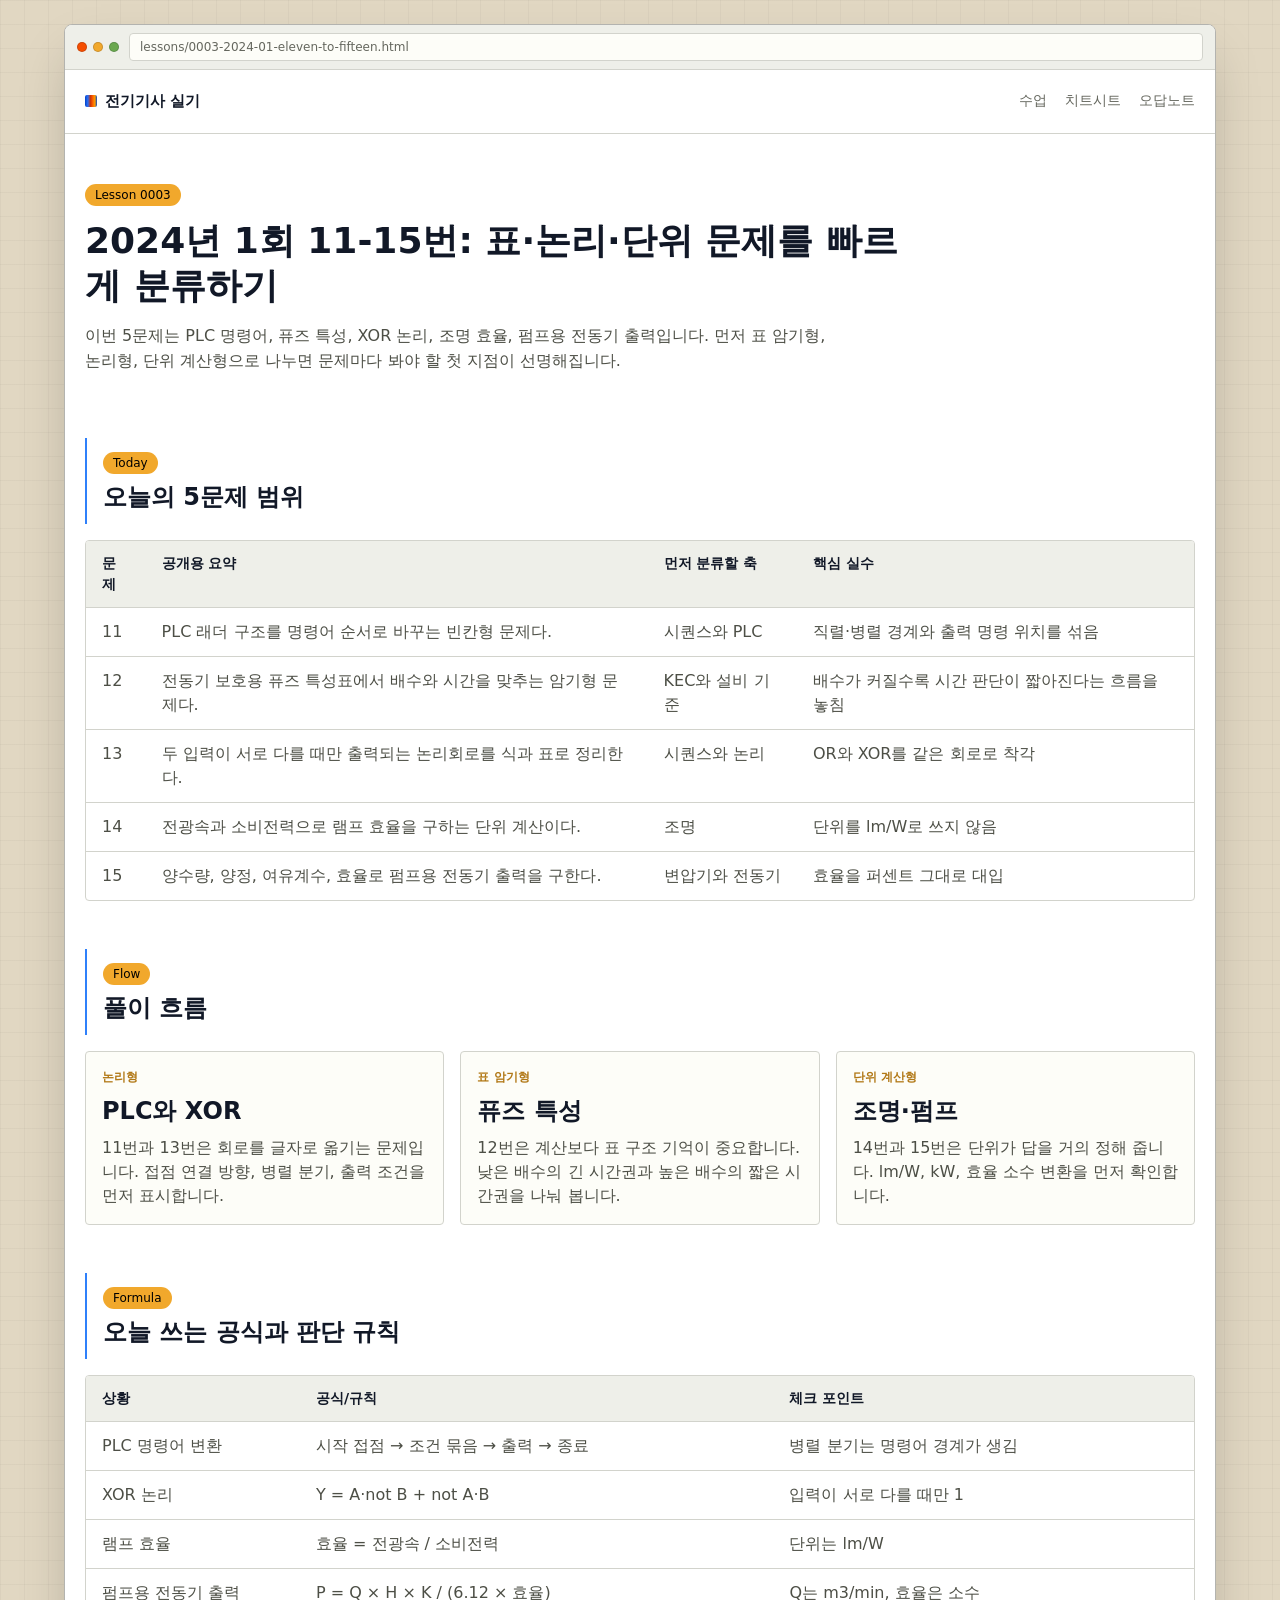
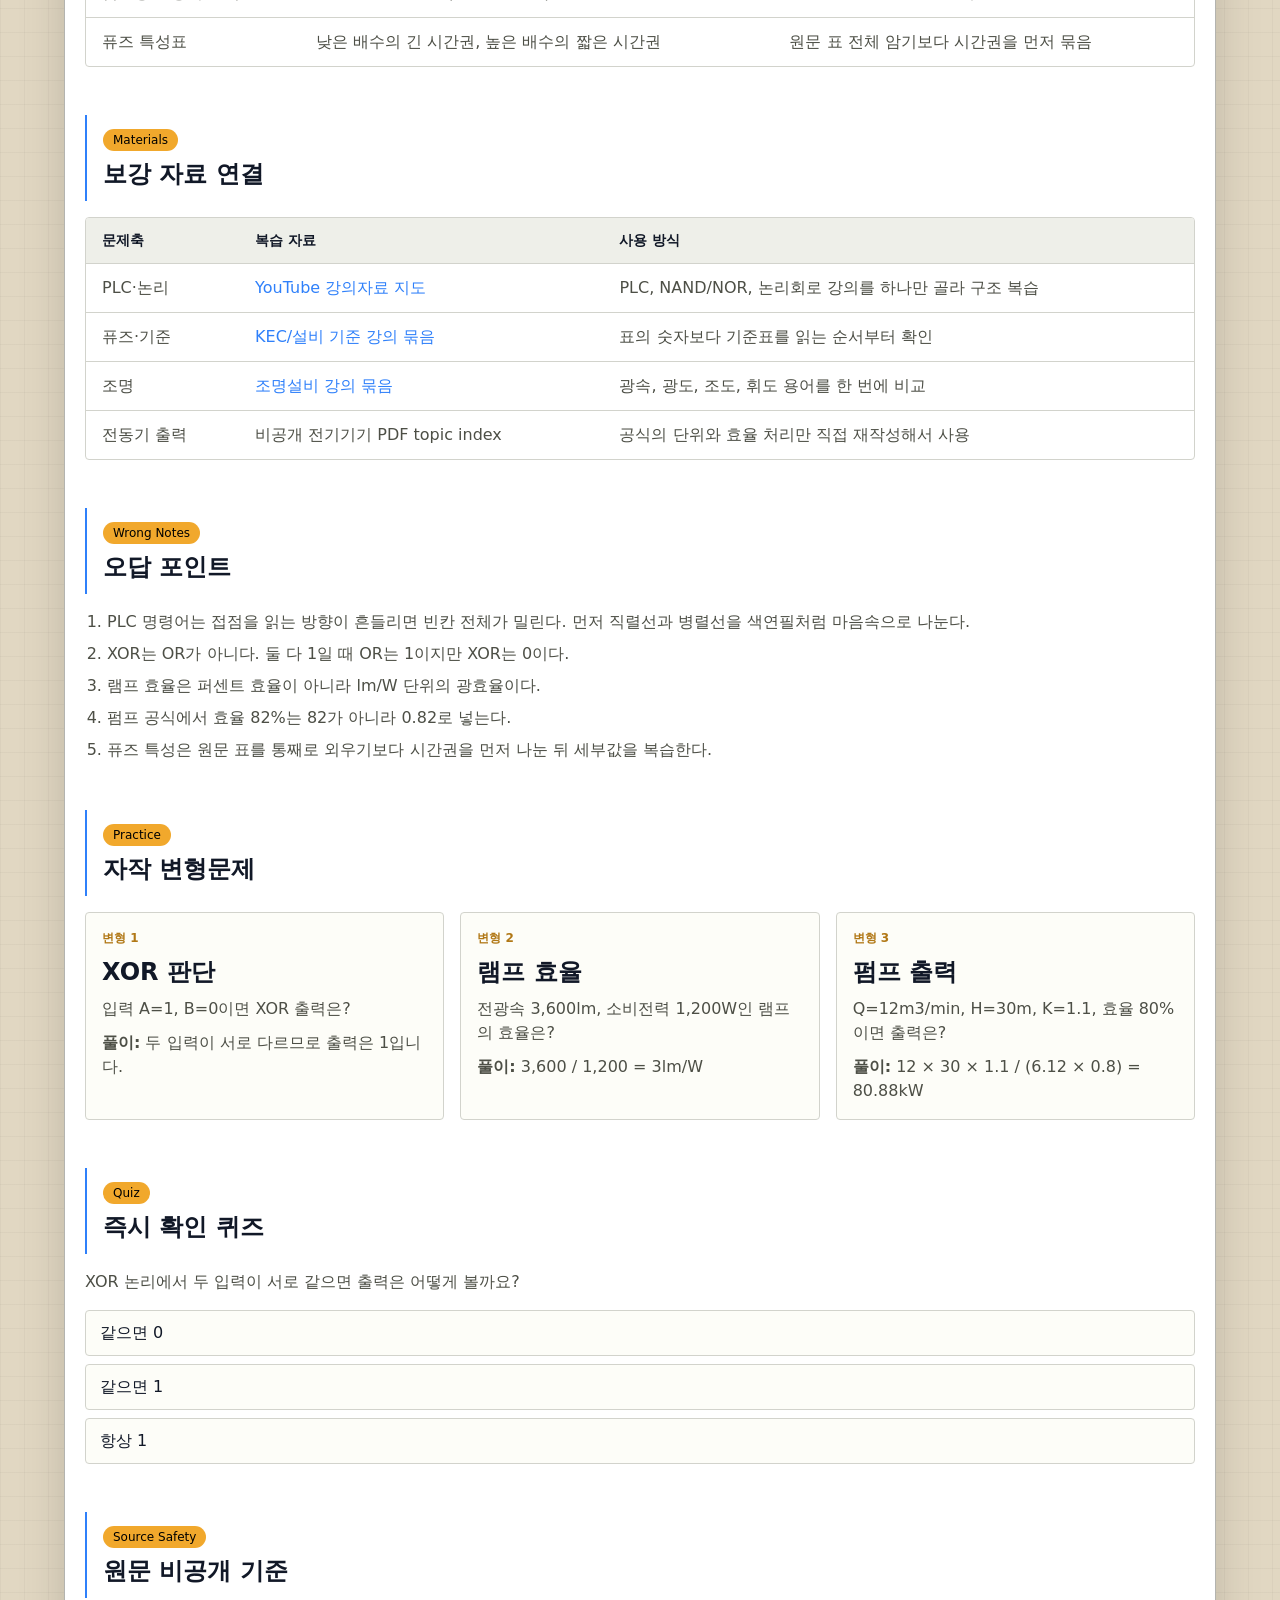
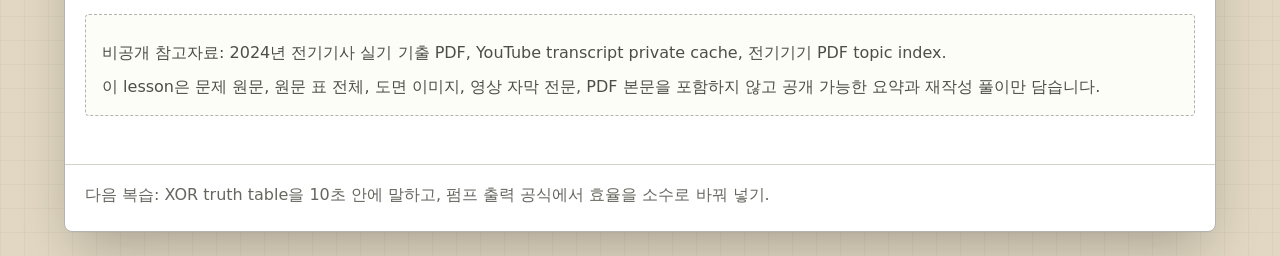
<file: lessons/0003-2024-01-eleven-to-fifteen.html>
<!doctype html>
<html lang="ko">
  <head>
    <meta charset="utf-8">
    <meta name="viewport" content="width=device-width, initial-scale=1">
    <link rel="icon" href="data:image/svg+xml,%3Csvg xmlns=%27http://www.w3.org/2000/svg%27 viewBox=%270 0 16 16%27%3E%3Crect width=%2716%27 height=%2716%27 rx=%272%27 fill=%27%23f1a82c%27/%3E%3Cpath d=%27M4 11h8M5 8h6M6 5h4%27 stroke=%27%23111827%27 stroke-width=%271.5%27 stroke-linecap=%27square%27/%3E%3C/svg%3E">
    <title>2024년 1회 11-15번 요약 | 전기기사 실기</title>
    <link rel="stylesheet" href="../assets/style.css">
  </head>
  <body>
    <div class="site-shell">
      <div class="browser-window">
        <div class="browser-titlebar" aria-hidden="true">
          <div class="window-dots"><span></span><span></span><span></span></div>
          <div class="url-bar">lessons/0003-2024-01-eleven-to-fifteen.html</div>
        </div>
        <header class="site-header">
          <a class="brand" href="../docs/index.html">전기기사 실기</a>
          <nav class="top-nav" aria-label="주요 링크">
            <a href="../docs/lessons/index.html">수업</a>
            <a href="../docs/reference/index.html">치트시트</a>
            <a href="../docs/wrong-notes/index.html">오답노트</a>
          </nav>
        </header>

        <main>
          <section class="hero compact">
            <p class="eyebrow">Lesson 0003</p>
            <h1>2024년 1회 11-15번: 표·논리·단위 문제를 빠르게 분류하기</h1>
            <p class="lead">
              이번 5문제는 PLC 명령어, 퓨즈 특성, XOR 논리, 조명 효율, 펌프용 전동기 출력입니다.
              먼저 표 암기형, 논리형, 단위 계산형으로 나누면 문제마다 봐야 할 첫 지점이 선명해집니다.
            </p>
          </section>

          <section class="section">
            <div class="section-heading">
              <p class="eyebrow">Today</p>
              <h2>오늘의 5문제 범위</h2>
            </div>
            <div class="table-wrap">
              <table>
                <thead>
                  <tr>
                    <th>문제</th>
                    <th>공개용 요약</th>
                    <th>먼저 분류할 축</th>
                    <th>핵심 실수</th>
                  </tr>
                </thead>
                <tbody>
                  <tr>
                    <td>11</td>
                    <td>PLC 래더 구조를 명령어 순서로 바꾸는 빈칸형 문제다.</td>
                    <td>시퀀스와 PLC</td>
                    <td>직렬·병렬 경계와 출력 명령 위치를 섞음</td>
                  </tr>
                  <tr>
                    <td>12</td>
                    <td>전동기 보호용 퓨즈 특성표에서 배수와 시간을 맞추는 암기형 문제다.</td>
                    <td>KEC와 설비 기준</td>
                    <td>배수가 커질수록 시간 판단이 짧아진다는 흐름을 놓침</td>
                  </tr>
                  <tr>
                    <td>13</td>
                    <td>두 입력이 서로 다를 때만 출력되는 논리회로를 식과 표로 정리한다.</td>
                    <td>시퀀스와 논리</td>
                    <td>OR와 XOR를 같은 회로로 착각</td>
                  </tr>
                  <tr>
                    <td>14</td>
                    <td>전광속과 소비전력으로 램프 효율을 구하는 단위 계산이다.</td>
                    <td>조명</td>
                    <td>단위를 lm/W로 쓰지 않음</td>
                  </tr>
                  <tr>
                    <td>15</td>
                    <td>양수량, 양정, 여유계수, 효율로 펌프용 전동기 출력을 구한다.</td>
                    <td>변압기와 전동기</td>
                    <td>효율을 퍼센트 그대로 대입</td>
                  </tr>
                </tbody>
              </table>
            </div>
          </section>

          <section class="section">
            <div class="section-heading">
              <p class="eyebrow">Flow</p>
              <h2>풀이 흐름</h2>
            </div>
            <div class="grid three">
              <div class="panel">
                <span class="panel-label">논리형</span>
                <h2>PLC와 XOR</h2>
                <p>11번과 13번은 회로를 글자로 옮기는 문제입니다. 접점 연결 방향, 병렬 분기, 출력 조건을 먼저 표시합니다.</p>
              </div>
              <div class="panel">
                <span class="panel-label">표 암기형</span>
                <h2>퓨즈 특성</h2>
                <p>12번은 계산보다 표 구조 기억이 중요합니다. 낮은 배수의 긴 시간권과 높은 배수의 짧은 시간권을 나눠 봅니다.</p>
              </div>
              <div class="panel">
                <span class="panel-label">단위 계산형</span>
                <h2>조명·펌프</h2>
                <p>14번과 15번은 단위가 답을 거의 정해 줍니다. lm/W, kW, 효율 소수 변환을 먼저 확인합니다.</p>
              </div>
            </div>
          </section>

          <section class="section">
            <div class="section-heading">
              <p class="eyebrow">Formula</p>
              <h2>오늘 쓰는 공식과 판단 규칙</h2>
            </div>
            <div class="table-wrap">
              <table>
                <thead>
                  <tr>
                    <th>상황</th>
                    <th>공식/규칙</th>
                    <th>체크 포인트</th>
                  </tr>
                </thead>
                <tbody>
                  <tr>
                    <td>PLC 명령어 변환</td>
                    <td>시작 접점 → 조건 묶음 → 출력 → 종료</td>
                    <td>병렬 분기는 명령어 경계가 생김</td>
                  </tr>
                  <tr>
                    <td>XOR 논리</td>
                    <td>Y = A·not B + not A·B</td>
                    <td>입력이 서로 다를 때만 1</td>
                  </tr>
                  <tr>
                    <td>램프 효율</td>
                    <td>효율 = 전광속 / 소비전력</td>
                    <td>단위는 lm/W</td>
                  </tr>
                  <tr>
                    <td>펌프용 전동기 출력</td>
                    <td>P = Q × H × K / (6.12 × 효율)</td>
                    <td>Q는 m3/min, 효율은 소수</td>
                  </tr>
                  <tr>
                    <td>퓨즈 특성표</td>
                    <td>낮은 배수의 긴 시간권, 높은 배수의 짧은 시간권</td>
                    <td>원문 표 전체 암기보다 시간권을 먼저 묶음</td>
                  </tr>
                </tbody>
              </table>
            </div>
          </section>

          <section class="section">
            <div class="section-heading">
              <p class="eyebrow">Materials</p>
              <h2>보강 자료 연결</h2>
            </div>
            <div class="table-wrap">
              <table>
                <thead>
                  <tr>
                    <th>문제축</th>
                    <th>복습 자료</th>
                    <th>사용 방식</th>
                  </tr>
                </thead>
                <tbody>
                  <tr>
                    <td>PLC·논리</td>
                    <td><a href="../docs/reference/0002-youtube-study-map.html">YouTube 강의자료 지도</a></td>
                    <td>PLC, NAND/NOR, 논리회로 강의를 하나만 골라 구조 복습</td>
                  </tr>
                  <tr>
                    <td>퓨즈·기준</td>
                    <td><a href="../docs/reference/0002-youtube-study-map.html">KEC/설비 기준 강의 묶음</a></td>
                    <td>표의 숫자보다 기준표를 읽는 순서부터 확인</td>
                  </tr>
                  <tr>
                    <td>조명</td>
                    <td><a href="../docs/reference/0002-youtube-study-map.html">조명설비 강의 묶음</a></td>
                    <td>광속, 광도, 조도, 휘도 용어를 한 번에 비교</td>
                  </tr>
                  <tr>
                    <td>전동기 출력</td>
                    <td>비공개 전기기기 PDF topic index</td>
                    <td>공식의 단위와 효율 처리만 직접 재작성해서 사용</td>
                  </tr>
                </tbody>
              </table>
            </div>
          </section>

          <section class="section">
            <div class="section-heading">
              <p class="eyebrow">Wrong Notes</p>
              <h2>오답 포인트</h2>
            </div>
            <ol>
              <li>PLC 명령어는 접점을 읽는 방향이 흔들리면 빈칸 전체가 밀린다. 먼저 직렬선과 병렬선을 색연필처럼 마음속으로 나눈다.</li>
              <li>XOR는 OR가 아니다. 둘 다 1일 때 OR는 1이지만 XOR는 0이다.</li>
              <li>램프 효율은 퍼센트 효율이 아니라 lm/W 단위의 광효율이다.</li>
              <li>펌프 공식에서 효율 82%는 82가 아니라 0.82로 넣는다.</li>
              <li>퓨즈 특성은 원문 표를 통째로 외우기보다 시간권을 먼저 나눈 뒤 세부값을 복습한다.</li>
            </ol>
          </section>

          <section class="section">
            <div class="section-heading">
              <p class="eyebrow">Practice</p>
              <h2>자작 변형문제</h2>
            </div>
            <div class="grid three">
              <div class="panel">
                <span class="panel-label">변형 1</span>
                <h2>XOR 판단</h2>
                <p>입력 A=1, B=0이면 XOR 출력은?</p>
                <p><strong>풀이:</strong> 두 입력이 서로 다르므로 출력은 1입니다.</p>
              </div>
              <div class="panel">
                <span class="panel-label">변형 2</span>
                <h2>램프 효율</h2>
                <p>전광속 3,600lm, 소비전력 1,200W인 램프의 효율은?</p>
                <p><strong>풀이:</strong> 3,600 / 1,200 = 3lm/W</p>
              </div>
              <div class="panel">
                <span class="panel-label">변형 3</span>
                <h2>펌프 출력</h2>
                <p>Q=12m3/min, H=30m, K=1.1, 효율 80%이면 출력은?</p>
                <p><strong>풀이:</strong> 12 × 30 × 1.1 / (6.12 × 0.8) = 80.88kW</p>
              </div>
            </div>
          </section>

          <section class="section">
            <div class="section-heading">
              <p class="eyebrow">Quiz</p>
              <h2>즉시 확인 퀴즈</h2>
            </div>
            <p>XOR 논리에서 두 입력이 서로 같으면 출력은 어떻게 볼까요?</p>
            <div class="quiz-options">
              <button class="quiz-button" data-correct="true">같으면 0</button>
              <button class="quiz-button" data-correct="false">같으면 1</button>
              <button class="quiz-button" data-correct="false">항상 1</button>
            </div>
            <p class="feedback" id="feedback" hidden></p>
          </section>

          <section class="section">
            <div class="section-heading">
              <p class="eyebrow">Source Safety</p>
              <h2>원문 비공개 기준</h2>
            </div>
            <div class="empty-state">
              <p>비공개 참고자료: 2024년 전기기사 실기 기출 PDF, YouTube transcript private cache, 전기기기 PDF topic index.</p>
              <p>이 lesson은 문제 원문, 원문 표 전체, 도면 이미지, 영상 자막 전문, PDF 본문을 포함하지 않고 공개 가능한 요약과 재작성 풀이만 담습니다.</p>
            </div>
          </section>
        </main>

        <footer class="site-footer">
          <p>다음 복습: XOR truth table을 10초 안에 말하고, 펌프 출력 공식에서 효율을 소수로 바꿔 넣기.</p>
        </footer>
      </div>
    </div>

    <script>
      const feedback = document.querySelector("#feedback");
      document.querySelectorAll(".quiz-button").forEach((button) => {
        button.addEventListener("click", () => {
          const correct = button.dataset.correct === "true";
          feedback.hidden = false;
          feedback.textContent = correct
            ? "맞습니다. XOR는 서로 다를 때만 1이고, 같으면 0입니다."
            : "다시 보세요. XOR는 '둘 중 하나만 1'일 때 1입니다. 두 입력이 같으면 0입니다.";
        });
      });
    </script>
  </body>
</html>
</file>
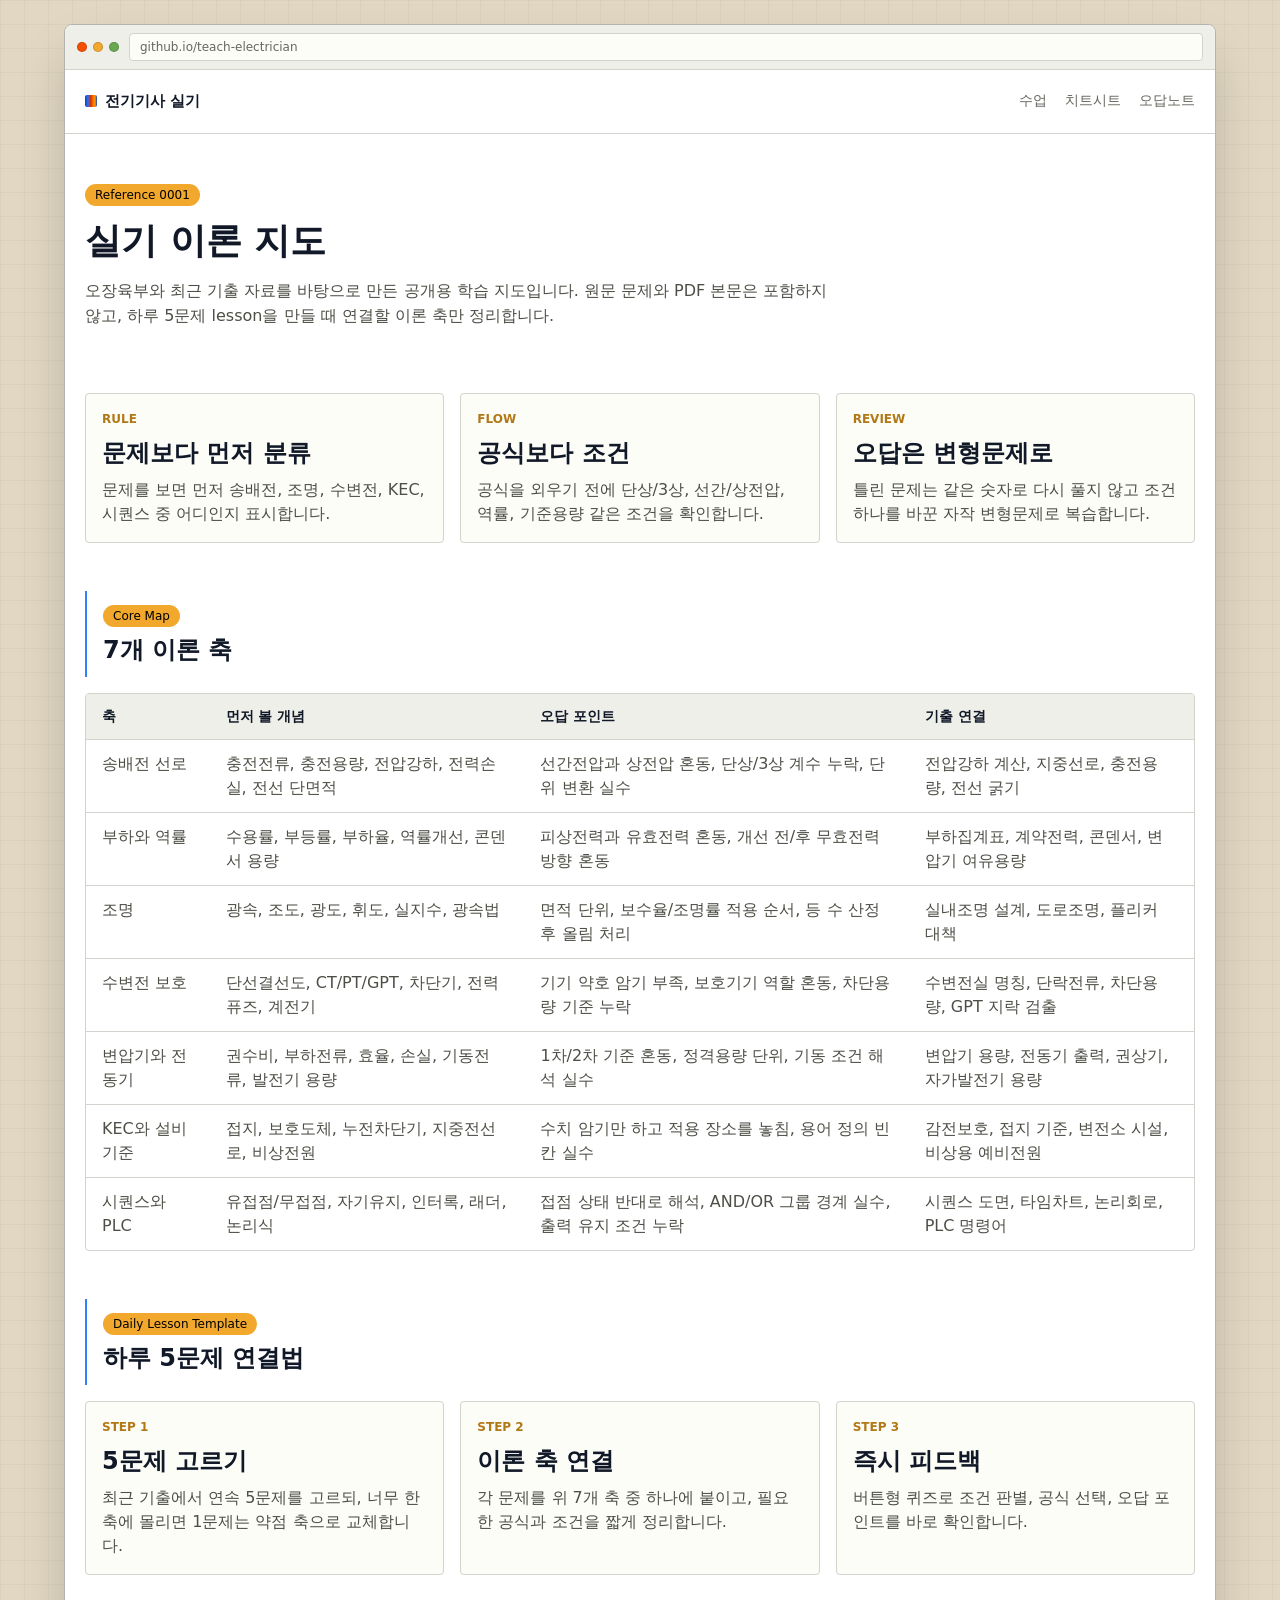
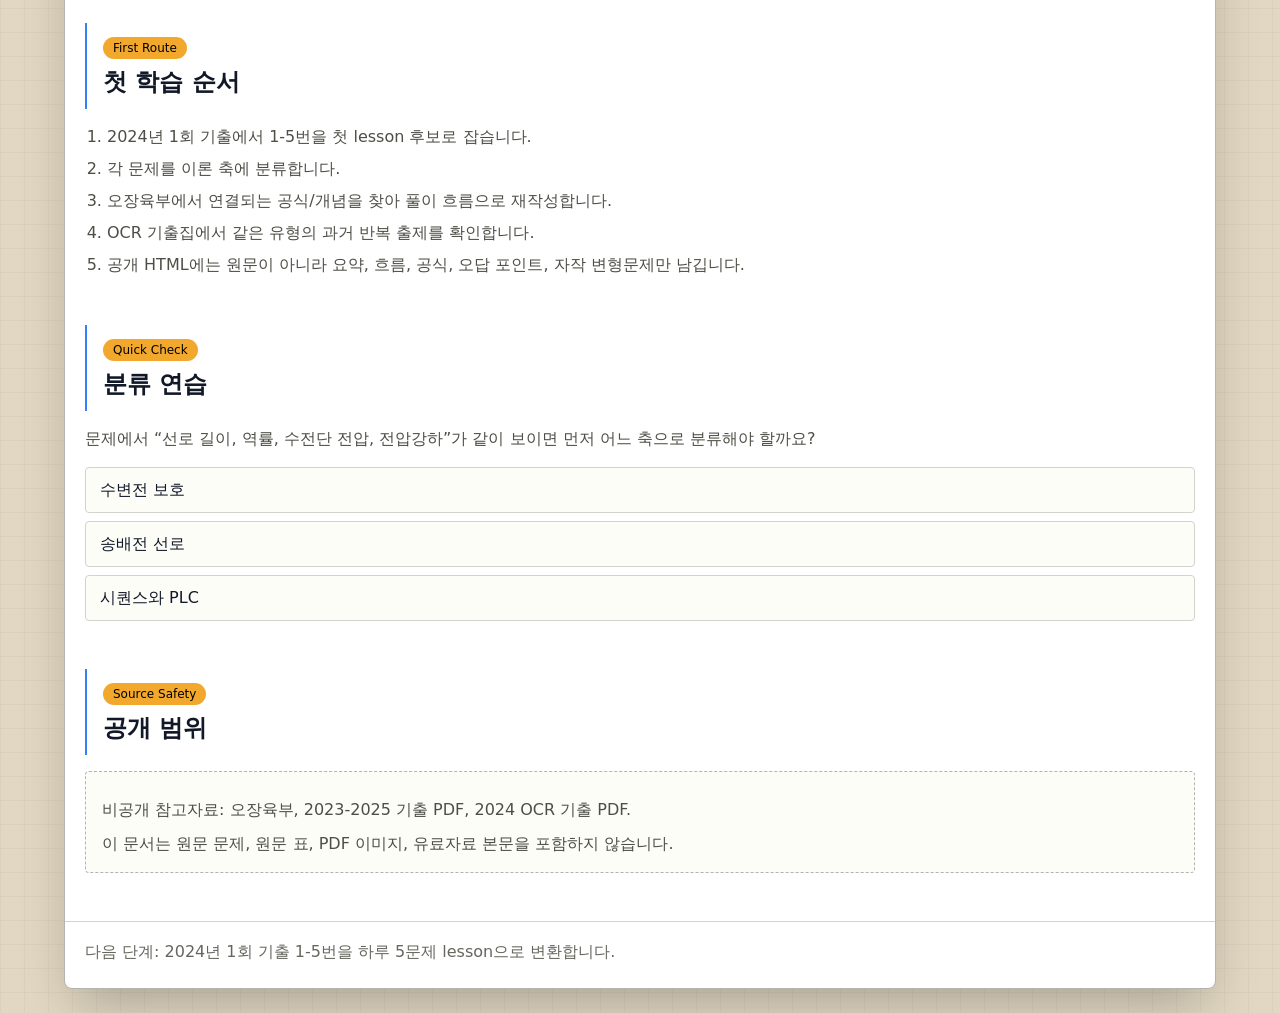
<file: reference/0001-core-theory-map.html>
<!doctype html>
<html lang="ko">
  <head>
    <meta charset="utf-8">
    <meta name="viewport" content="width=device-width, initial-scale=1">
    <link rel="icon" href="data:image/svg+xml,%3Csvg xmlns=%27http://www.w3.org/2000/svg%27 viewBox=%270 0 16 16%27%3E%3Crect width=%2716%27 height=%2716%27 rx=%272%27 fill=%27%23f1a82c%27/%3E%3Cpath d=%27M4 11h8M5 8h6M6 5h4%27 stroke=%27%23111827%27 stroke-width=%271.5%27 stroke-linecap=%27square%27/%3E%3C/svg%3E">
    <title>실기 이론 지도 | 전기기사 실기</title>
    <link rel="stylesheet" href="../assets/style.css">
  </head>
  <body>
    <div class="site-shell">
      <div class="browser-window">
        <div class="browser-titlebar" aria-hidden="true">
          <div class="window-dots"><span></span><span></span><span></span></div>
          <div class="url-bar">github.io/teach-electrician</div>
        </div>
    <header class="site-header">
      <a class="brand" href="../docs/index.html">전기기사 실기</a>
      <nav class="top-nav" aria-label="주요 링크">
        <a href="../docs/lessons/index.html">수업</a>
        <a href="../docs/reference/index.html">치트시트</a>
        <a href="../docs/wrong-notes/index.html">오답노트</a>
      </nav>
    </header>

    <main>
      <section class="hero compact">
        <p class="eyebrow">Reference 0001</p>
        <h1>실기 이론 지도</h1>
        <p class="lead">
          오장육부와 최근 기출 자료를 바탕으로 만든 공개용 학습 지도입니다.
          원문 문제와 PDF 본문은 포함하지 않고, 하루 5문제 lesson을 만들 때 연결할 이론 축만 정리합니다.
        </p>
      </section>

      <section class="section">
        <div class="grid three">
          <div class="panel">
            <span class="panel-label">Rule</span>
            <h2>문제보다 먼저 분류</h2>
            <p>문제를 보면 먼저 송배전, 조명, 수변전, KEC, 시퀀스 중 어디인지 표시합니다.</p>
          </div>
          <div class="panel">
            <span class="panel-label">Flow</span>
            <h2>공식보다 조건</h2>
            <p>공식을 외우기 전에 단상/3상, 선간/상전압, 역률, 기준용량 같은 조건을 확인합니다.</p>
          </div>
          <div class="panel">
            <span class="panel-label">Review</span>
            <h2>오답은 변형문제로</h2>
            <p>틀린 문제는 같은 숫자로 다시 풀지 않고 조건 하나를 바꾼 자작 변형문제로 복습합니다.</p>
          </div>
        </div>
      </section>

      <section class="section">
        <div class="section-heading">
          <p class="eyebrow">Core Map</p>
          <h2>7개 이론 축</h2>
        </div>
        <div class="table-wrap">
          <table>
            <thead>
              <tr>
                <th>축</th>
                <th>먼저 볼 개념</th>
                <th>오답 포인트</th>
                <th>기출 연결</th>
              </tr>
            </thead>
            <tbody>
              <tr>
                <td>송배전 선로</td>
                <td>충전전류, 충전용량, 전압강하, 전력손실, 전선 단면적</td>
                <td>선간전압과 상전압 혼동, 단상/3상 계수 누락, 단위 변환 실수</td>
                <td>전압강하 계산, 지중선로, 충전용량, 전선 굵기</td>
              </tr>
              <tr>
                <td>부하와 역률</td>
                <td>수용률, 부등률, 부하율, 역률개선, 콘덴서 용량</td>
                <td>피상전력과 유효전력 혼동, 개선 전/후 무효전력 방향 혼동</td>
                <td>부하집계표, 계약전력, 콘덴서, 변압기 여유용량</td>
              </tr>
              <tr>
                <td>조명</td>
                <td>광속, 조도, 광도, 휘도, 실지수, 광속법</td>
                <td>면적 단위, 보수율/조명률 적용 순서, 등 수 산정 후 올림 처리</td>
                <td>실내조명 설계, 도로조명, 플리커 대책</td>
              </tr>
              <tr>
                <td>수변전 보호</td>
                <td>단선결선도, CT/PT/GPT, 차단기, 전력퓨즈, 계전기</td>
                <td>기기 약호 암기 부족, 보호기기 역할 혼동, 차단용량 기준 누락</td>
                <td>수변전실 명칭, 단락전류, 차단용량, GPT 지락 검출</td>
              </tr>
              <tr>
                <td>변압기와 전동기</td>
                <td>권수비, 부하전류, 효율, 손실, 기동전류, 발전기 용량</td>
                <td>1차/2차 기준 혼동, 정격용량 단위, 기동 조건 해석 실수</td>
                <td>변압기 용량, 전동기 출력, 권상기, 자가발전기 용량</td>
              </tr>
              <tr>
                <td>KEC와 설비 기준</td>
                <td>접지, 보호도체, 누전차단기, 지중전선로, 비상전원</td>
                <td>수치 암기만 하고 적용 장소를 놓침, 용어 정의 빈칸 실수</td>
                <td>감전보호, 접지 기준, 변전소 시설, 비상용 예비전원</td>
              </tr>
              <tr>
                <td>시퀀스와 PLC</td>
                <td>유접점/무접점, 자기유지, 인터록, 래더, 논리식</td>
                <td>접점 상태 반대로 해석, AND/OR 그룹 경계 실수, 출력 유지 조건 누락</td>
                <td>시퀀스 도면, 타임차트, 논리회로, PLC 명령어</td>
              </tr>
            </tbody>
          </table>
        </div>
      </section>

      <section class="section">
        <div class="section-heading">
          <p class="eyebrow">Daily Lesson Template</p>
          <h2>하루 5문제 연결법</h2>
        </div>
        <div class="grid three">
          <div class="panel">
            <span class="panel-label">Step 1</span>
            <h2>5문제 고르기</h2>
            <p>최근 기출에서 연속 5문제를 고르되, 너무 한 축에 몰리면 1문제는 약점 축으로 교체합니다.</p>
          </div>
          <div class="panel">
            <span class="panel-label">Step 2</span>
            <h2>이론 축 연결</h2>
            <p>각 문제를 위 7개 축 중 하나에 붙이고, 필요한 공식과 조건을 짧게 정리합니다.</p>
          </div>
          <div class="panel">
            <span class="panel-label">Step 3</span>
            <h2>즉시 피드백</h2>
            <p>버튼형 퀴즈로 조건 판별, 공식 선택, 오답 포인트를 바로 확인합니다.</p>
          </div>
        </div>
      </section>

      <section class="section">
        <div class="section-heading">
          <p class="eyebrow">First Route</p>
          <h2>첫 학습 순서</h2>
        </div>
        <ol>
          <li>2024년 1회 기출에서 1-5번을 첫 lesson 후보로 잡습니다.</li>
          <li>각 문제를 이론 축에 분류합니다.</li>
          <li>오장육부에서 연결되는 공식/개념을 찾아 풀이 흐름으로 재작성합니다.</li>
          <li>OCR 기출집에서 같은 유형의 과거 반복 출제를 확인합니다.</li>
          <li>공개 HTML에는 원문이 아니라 요약, 흐름, 공식, 오답 포인트, 자작 변형문제만 남깁니다.</li>
        </ol>
      </section>

      <section class="section">
        <div class="section-heading">
          <p class="eyebrow">Quick Check</p>
          <h2>분류 연습</h2>
        </div>
        <p>문제에서 “선로 길이, 역률, 수전단 전압, 전압강하”가 같이 보이면 먼저 어느 축으로 분류해야 할까요?</p>
        <div class="quiz-options">
          <button class="quiz-button" data-correct="false">수변전 보호</button>
          <button class="quiz-button" data-correct="true">송배전 선로</button>
          <button class="quiz-button" data-correct="false">시퀀스와 PLC</button>
        </div>
        <p class="feedback" id="feedback" hidden></p>
      </section>

      <section class="section">
        <div class="section-heading">
          <p class="eyebrow">Source Safety</p>
          <h2>공개 범위</h2>
        </div>
        <div class="empty-state">
          <p>비공개 참고자료: 오장육부, 2023-2025 기출 PDF, 2024 OCR 기출 PDF.</p>
          <p>이 문서는 원문 문제, 원문 표, PDF 이미지, 유료자료 본문을 포함하지 않습니다.</p>
        </div>
      </section>
    </main>

    <footer class="site-footer">
      <p>다음 단계: 2024년 1회 기출 1-5번을 하루 5문제 lesson으로 변환합니다.</p>
    </footer>

    <script>
      const feedback = document.querySelector("#feedback");
      document.querySelectorAll(".quiz-button").forEach((button) => {
        button.addEventListener("click", () => {
          const correct = button.dataset.correct === "true";
          feedback.hidden = false;
          feedback.textContent = correct
            ? "맞습니다. 전압강하와 선로 조건이 보이면 먼저 송배전 선로 축으로 분류합니다."
            : "다시 보세요. 핵심 단서는 선로 길이, 수전단 전압, 전압강하입니다.";
        });
      });
    </script>
      </div>
    </div>
  </body>
</html>
</file>
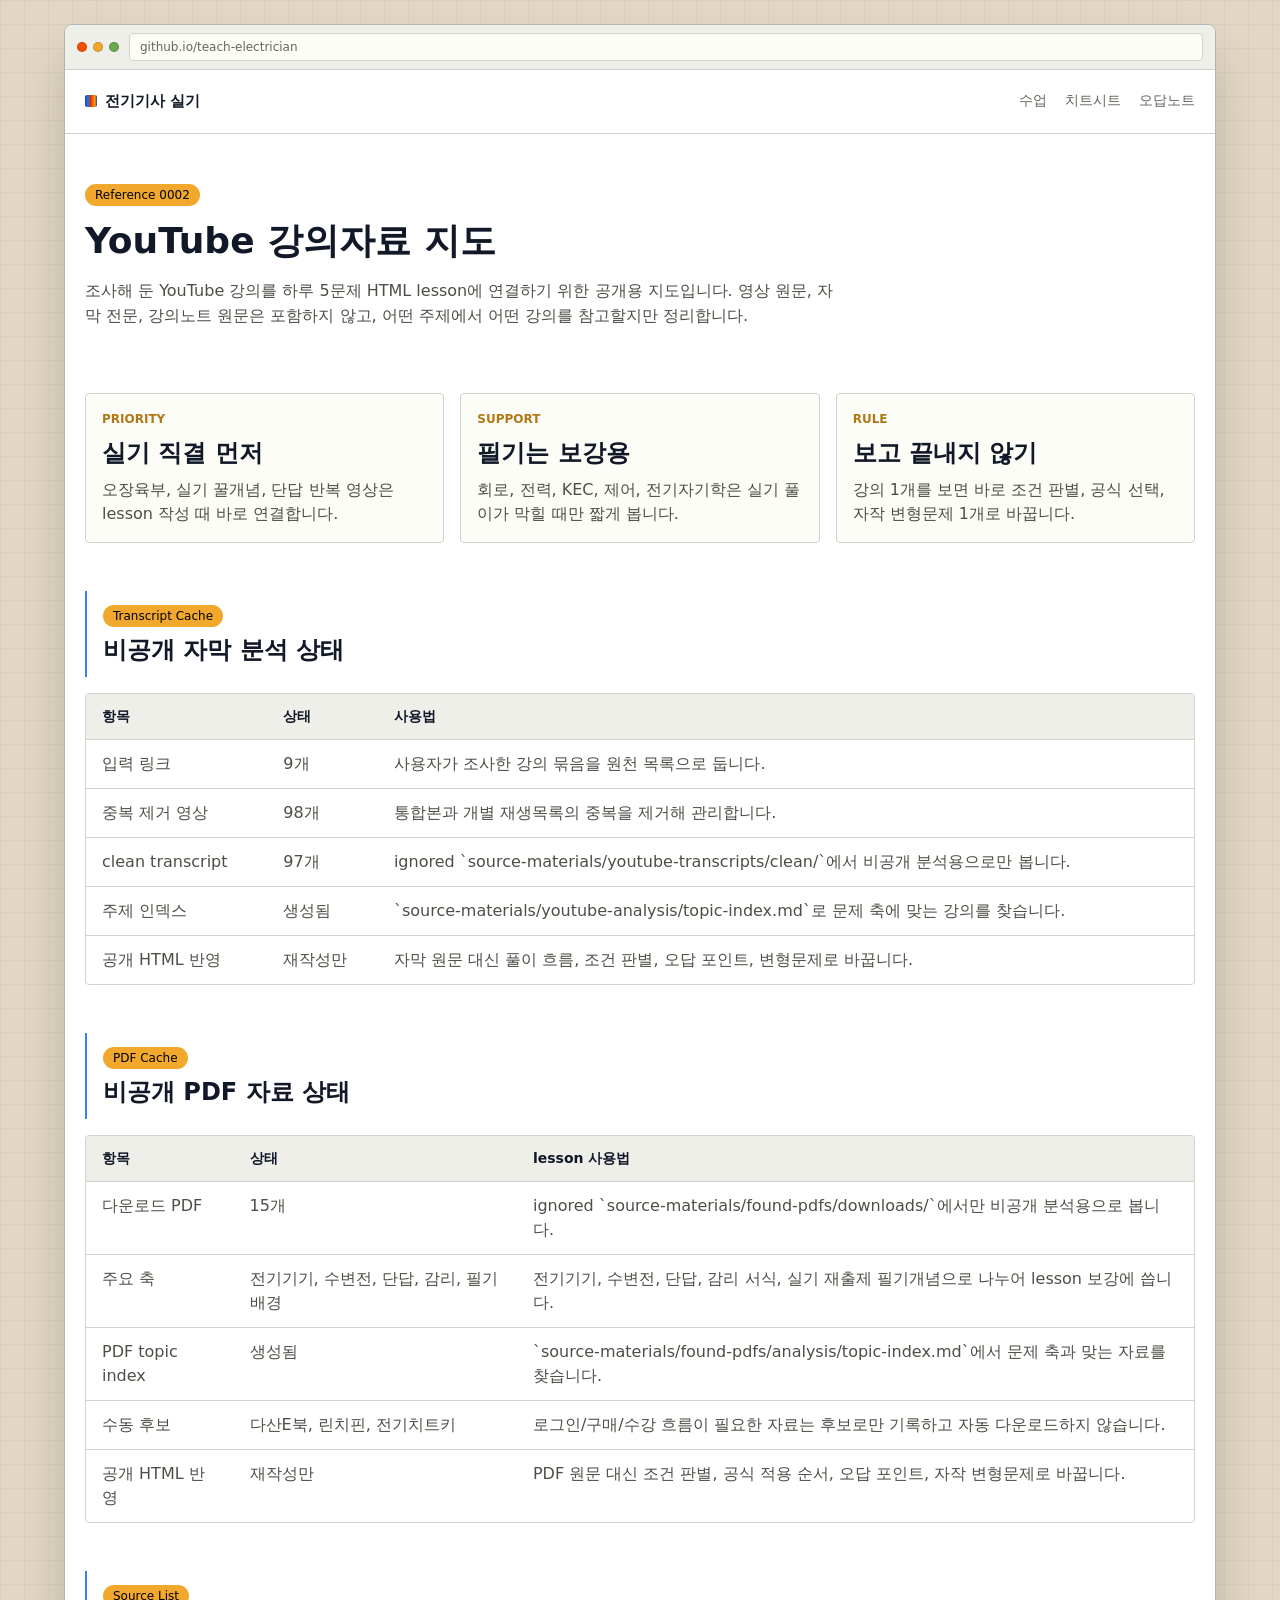
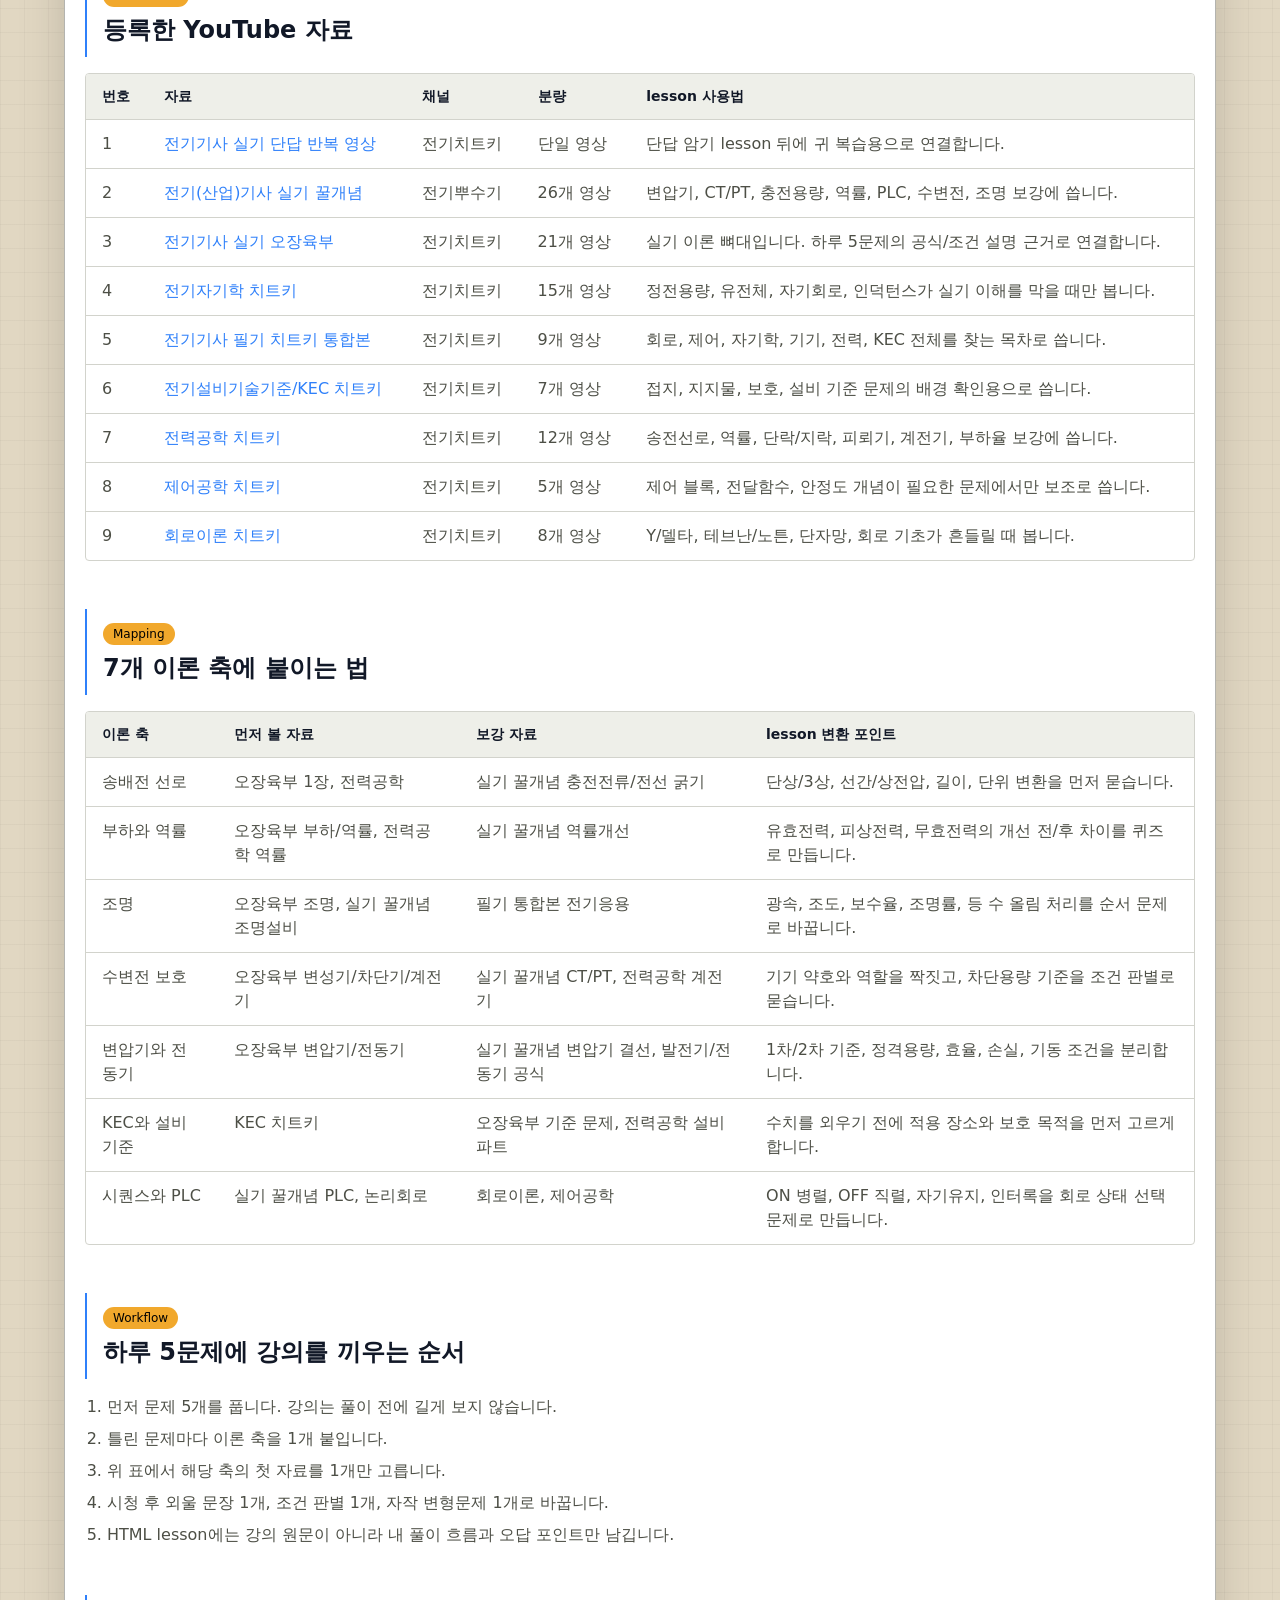
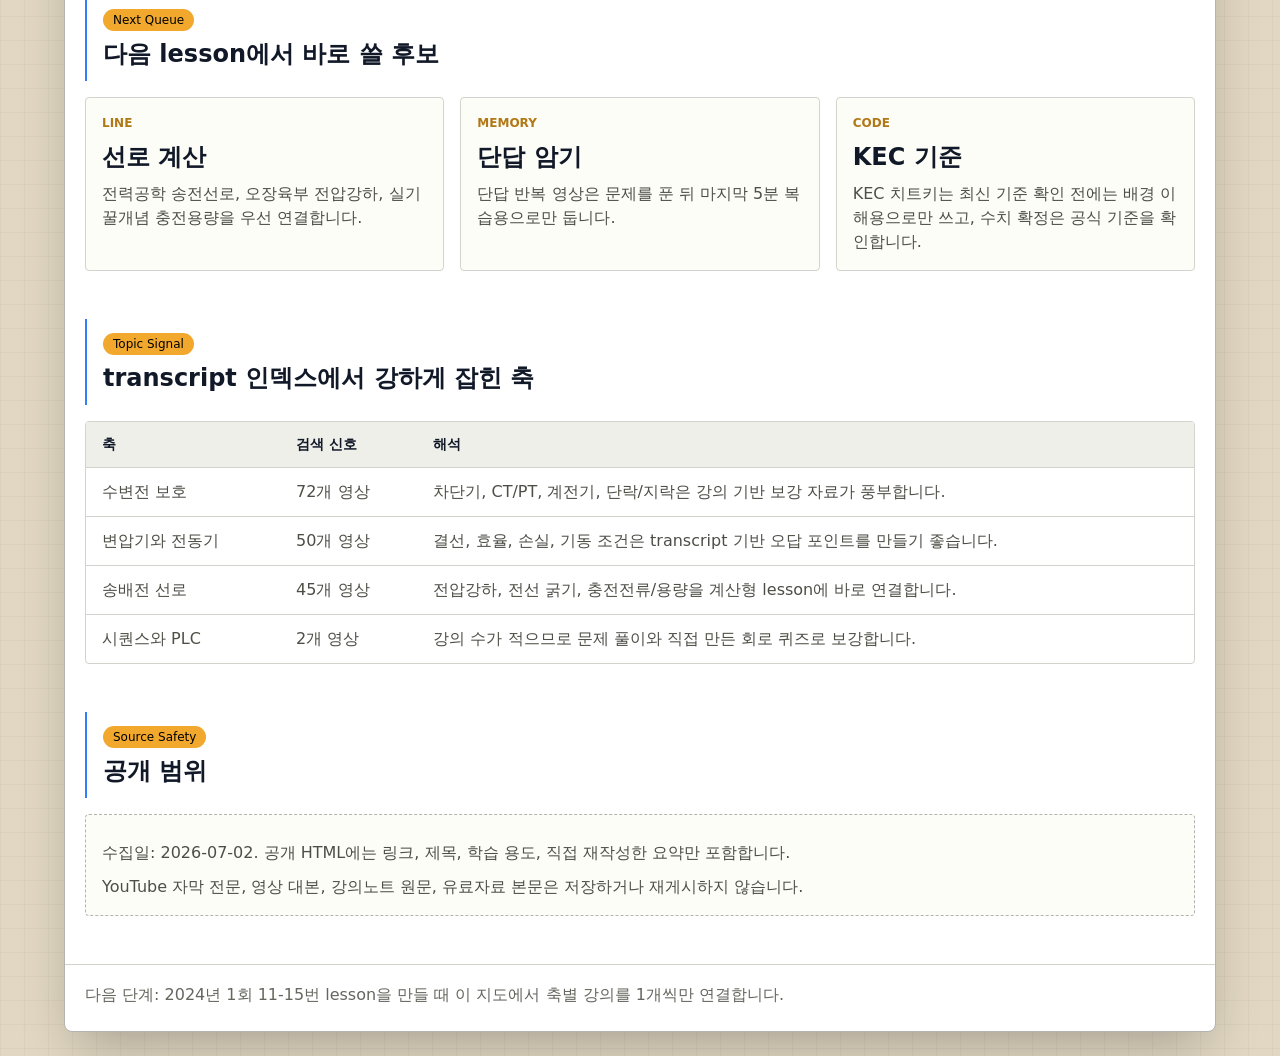
<file: reference/0002-youtube-study-map.html>
<!doctype html>
<html lang="ko">
  <head>
    <meta charset="utf-8">
    <meta name="viewport" content="width=device-width, initial-scale=1">
    <link rel="icon" href="data:image/svg+xml,%3Csvg xmlns=%27http://www.w3.org/2000/svg%27 viewBox=%270 0 16 16%27%3E%3Crect width=%2716%27 height=%2716%27 rx=%272%27 fill=%27%23f1a82c%27/%3E%3Cpath d=%27M4 11h8M5 8h6M6 5h4%27 stroke=%27%23111827%27 stroke-width=%271.5%27 stroke-linecap=%27square%27/%3E%3C/svg%3E">
    <title>YouTube 강의자료 지도 | 전기기사 실기</title>
    <link rel="stylesheet" href="../assets/style.css">
  </head>
  <body>
    <div class="site-shell">
      <div class="browser-window">
        <div class="browser-titlebar" aria-hidden="true">
          <div class="window-dots"><span></span><span></span><span></span></div>
          <div class="url-bar">github.io/teach-electrician</div>
        </div>
    <header class="site-header">
      <a class="brand" href="../docs/index.html">전기기사 실기</a>
      <nav class="top-nav" aria-label="주요 링크">
        <a href="../docs/lessons/index.html">수업</a>
        <a href="../docs/reference/index.html">치트시트</a>
        <a href="../docs/wrong-notes/index.html">오답노트</a>
      </nav>
    </header>

    <main>
      <section class="hero compact">
        <p class="eyebrow">Reference 0002</p>
        <h1>YouTube 강의자료 지도</h1>
        <p class="lead">
          조사해 둔 YouTube 강의를 하루 5문제 HTML lesson에 연결하기 위한 공개용 지도입니다.
          영상 원문, 자막 전문, 강의노트 원문은 포함하지 않고, 어떤 주제에서 어떤 강의를 참고할지만 정리합니다.
        </p>
      </section>

      <section class="section">
        <div class="grid three">
          <div class="panel">
            <span class="panel-label">Priority</span>
            <h2>실기 직결 먼저</h2>
            <p>오장육부, 실기 꿀개념, 단답 반복 영상은 lesson 작성 때 바로 연결합니다.</p>
          </div>
          <div class="panel">
            <span class="panel-label">Support</span>
            <h2>필기는 보강용</h2>
            <p>회로, 전력, KEC, 제어, 전기자기학은 실기 풀이가 막힐 때만 짧게 봅니다.</p>
          </div>
          <div class="panel">
            <span class="panel-label">Rule</span>
            <h2>보고 끝내지 않기</h2>
            <p>강의 1개를 보면 바로 조건 판별, 공식 선택, 자작 변형문제 1개로 바꿉니다.</p>
          </div>
        </div>
      </section>

      <section class="section">
        <div class="section-heading">
          <p class="eyebrow">Transcript Cache</p>
          <h2>비공개 자막 분석 상태</h2>
        </div>
        <div class="table-wrap">
          <table>
            <thead>
              <tr>
                <th>항목</th>
                <th>상태</th>
                <th>사용법</th>
              </tr>
            </thead>
            <tbody>
              <tr>
                <td>입력 링크</td>
                <td>9개</td>
                <td>사용자가 조사한 강의 묶음을 원천 목록으로 둡니다.</td>
              </tr>
              <tr>
                <td>중복 제거 영상</td>
                <td>98개</td>
                <td>통합본과 개별 재생목록의 중복을 제거해 관리합니다.</td>
              </tr>
              <tr>
                <td>clean transcript</td>
                <td>97개</td>
                <td>ignored `source-materials/youtube-transcripts/clean/`에서 비공개 분석용으로만 봅니다.</td>
              </tr>
              <tr>
                <td>주제 인덱스</td>
                <td>생성됨</td>
                <td>`source-materials/youtube-analysis/topic-index.md`로 문제 축에 맞는 강의를 찾습니다.</td>
              </tr>
              <tr>
                <td>공개 HTML 반영</td>
                <td>재작성만</td>
                <td>자막 원문 대신 풀이 흐름, 조건 판별, 오답 포인트, 변형문제로 바꿉니다.</td>
              </tr>
            </tbody>
          </table>
        </div>
      </section>

      <section class="section">
        <div class="section-heading">
          <p class="eyebrow">PDF Cache</p>
          <h2>비공개 PDF 자료 상태</h2>
        </div>
        <div class="table-wrap">
          <table>
            <thead>
              <tr>
                <th>항목</th>
                <th>상태</th>
                <th>lesson 사용법</th>
              </tr>
            </thead>
            <tbody>
              <tr>
                <td>다운로드 PDF</td>
                <td>15개</td>
                <td>ignored `source-materials/found-pdfs/downloads/`에서만 비공개 분석용으로 봅니다.</td>
              </tr>
              <tr>
                <td>주요 축</td>
                <td>전기기기, 수변전, 단답, 감리, 필기배경</td>
                <td>전기기기, 수변전, 단답, 감리 서식, 실기 재출제 필기개념으로 나누어 lesson 보강에 씁니다.</td>
              </tr>
              <tr>
                <td>PDF topic index</td>
                <td>생성됨</td>
                <td>`source-materials/found-pdfs/analysis/topic-index.md`에서 문제 축과 맞는 자료를 찾습니다.</td>
              </tr>
              <tr>
                <td>수동 후보</td>
                <td>다산E북, 린치핀, 전기치트키</td>
                <td>로그인/구매/수강 흐름이 필요한 자료는 후보로만 기록하고 자동 다운로드하지 않습니다.</td>
              </tr>
              <tr>
                <td>공개 HTML 반영</td>
                <td>재작성만</td>
                <td>PDF 원문 대신 조건 판별, 공식 적용 순서, 오답 포인트, 자작 변형문제로 바꿉니다.</td>
              </tr>
            </tbody>
          </table>
        </div>
      </section>

      <section class="section">
        <div class="section-heading">
          <p class="eyebrow">Source List</p>
          <h2>등록한 YouTube 자료</h2>
        </div>
        <div class="table-wrap">
          <table>
            <thead>
              <tr>
                <th>번호</th>
                <th>자료</th>
                <th>채널</th>
                <th>분량</th>
                <th>lesson 사용법</th>
              </tr>
            </thead>
            <tbody>
              <tr>
                <td>1</td>
                <td><a href="https://www.youtube.com/watch?v=VZFkDRh__1Y">전기기사 실기 단답 반복 영상</a></td>
                <td>전기치트키</td>
                <td>단일 영상</td>
                <td>단답 암기 lesson 뒤에 귀 복습용으로 연결합니다.</td>
              </tr>
              <tr>
                <td>2</td>
                <td><a href="https://www.youtube.com/playlist?list=PLima8mAJzF2h7hRK5sdK-78BCJuPY9SY6">전기(산업)기사 실기 꿀개념</a></td>
                <td>전기뿌수기</td>
                <td>26개 영상</td>
                <td>변압기, CT/PT, 충전용량, 역률, PLC, 수변전, 조명 보강에 씁니다.</td>
              </tr>
              <tr>
                <td>3</td>
                <td><a href="https://www.youtube.com/playlist?list=PLH_dx62QqZfy2zJb2GvcgjhDUrhPKUIA2">전기기사 실기 오장육부</a></td>
                <td>전기치트키</td>
                <td>21개 영상</td>
                <td>실기 이론 뼈대입니다. 하루 5문제의 공식/조건 설명 근거로 연결합니다.</td>
              </tr>
              <tr>
                <td>4</td>
                <td><a href="https://www.youtube.com/watch?v=AvihFwHmolY&amp;list=PLH_dx62QqZfx5ruVB54WPKu8VMhL1EjqP">전기자기학 치트키</a></td>
                <td>전기치트키</td>
                <td>15개 영상</td>
                <td>정전용량, 유전체, 자기회로, 인덕턴스가 실기 이해를 막을 때만 봅니다.</td>
              </tr>
              <tr>
                <td>5</td>
                <td><a href="https://www.youtube.com/watch?v=1QTbtktfZ_c&amp;list=PLH_dx62QqZfxkPezoRY7IfGtGwqWK9li1">전기기사 필기 치트키 통합본</a></td>
                <td>전기치트키</td>
                <td>9개 영상</td>
                <td>회로, 제어, 자기학, 기기, 전력, KEC 전체를 찾는 목차로 씁니다.</td>
              </tr>
              <tr>
                <td>6</td>
                <td><a href="https://www.youtube.com/watch?v=8rXjMMHiQl4&amp;list=PLH_dx62QqZfwJeGUvlHlITXCaqAM1ug6V">전기설비기술기준/KEC 치트키</a></td>
                <td>전기치트키</td>
                <td>7개 영상</td>
                <td>접지, 지지물, 보호, 설비 기준 문제의 배경 확인용으로 씁니다.</td>
              </tr>
              <tr>
                <td>7</td>
                <td><a href="https://www.youtube.com/watch?v=iQ3yXm0TjvQ&amp;list=PLH_dx62QqZfzUKFRuOHedxo8-dDQh5vNp">전력공학 치트키</a></td>
                <td>전기치트키</td>
                <td>12개 영상</td>
                <td>송전선로, 역률, 단락/지락, 피뢰기, 계전기, 부하율 보강에 씁니다.</td>
              </tr>
              <tr>
                <td>8</td>
                <td><a href="https://www.youtube.com/watch?v=yLE3DQ_rmwc&amp;list=PLH_dx62QqZfwEaR5XLzX9NFJygJdCM1wK">제어공학 치트키</a></td>
                <td>전기치트키</td>
                <td>5개 영상</td>
                <td>제어 블록, 전달함수, 안정도 개념이 필요한 문제에서만 보조로 씁니다.</td>
              </tr>
              <tr>
                <td>9</td>
                <td><a href="https://www.youtube.com/watch?v=1QTbtktfZ_c&amp;list=PLH_dx62QqZfwlb2buGt7Bp-UnE4y6syQb">회로이론 치트키</a></td>
                <td>전기치트키</td>
                <td>8개 영상</td>
                <td>Y/델타, 테브난/노튼, 단자망, 회로 기초가 흔들릴 때 봅니다.</td>
              </tr>
            </tbody>
          </table>
        </div>
      </section>

      <section class="section">
        <div class="section-heading">
          <p class="eyebrow">Mapping</p>
          <h2>7개 이론 축에 붙이는 법</h2>
        </div>
        <div class="table-wrap">
          <table>
            <thead>
              <tr>
                <th>이론 축</th>
                <th>먼저 볼 자료</th>
                <th>보강 자료</th>
                <th>lesson 변환 포인트</th>
              </tr>
            </thead>
            <tbody>
              <tr>
                <td>송배전 선로</td>
                <td>오장육부 1장, 전력공학</td>
                <td>실기 꿀개념 충전전류/전선 굵기</td>
                <td>단상/3상, 선간/상전압, 길이, 단위 변환을 먼저 묻습니다.</td>
              </tr>
              <tr>
                <td>부하와 역률</td>
                <td>오장육부 부하/역률, 전력공학 역률</td>
                <td>실기 꿀개념 역률개선</td>
                <td>유효전력, 피상전력, 무효전력의 개선 전/후 차이를 퀴즈로 만듭니다.</td>
              </tr>
              <tr>
                <td>조명</td>
                <td>오장육부 조명, 실기 꿀개념 조명설비</td>
                <td>필기 통합본 전기응용</td>
                <td>광속, 조도, 보수율, 조명률, 등 수 올림 처리를 순서 문제로 바꿉니다.</td>
              </tr>
              <tr>
                <td>수변전 보호</td>
                <td>오장육부 변성기/차단기/계전기</td>
                <td>실기 꿀개념 CT/PT, 전력공학 계전기</td>
                <td>기기 약호와 역할을 짝짓고, 차단용량 기준을 조건 판별로 묻습니다.</td>
              </tr>
              <tr>
                <td>변압기와 전동기</td>
                <td>오장육부 변압기/전동기</td>
                <td>실기 꿀개념 변압기 결선, 발전기/전동기 공식</td>
                <td>1차/2차 기준, 정격용량, 효율, 손실, 기동 조건을 분리합니다.</td>
              </tr>
              <tr>
                <td>KEC와 설비 기준</td>
                <td>KEC 치트키</td>
                <td>오장육부 기준 문제, 전력공학 설비 파트</td>
                <td>수치를 외우기 전에 적용 장소와 보호 목적을 먼저 고르게 합니다.</td>
              </tr>
              <tr>
                <td>시퀀스와 PLC</td>
                <td>실기 꿀개념 PLC, 논리회로</td>
                <td>회로이론, 제어공학</td>
                <td>ON 병렬, OFF 직렬, 자기유지, 인터록을 회로 상태 선택 문제로 만듭니다.</td>
              </tr>
            </tbody>
          </table>
        </div>
      </section>

      <section class="section">
        <div class="section-heading">
          <p class="eyebrow">Workflow</p>
          <h2>하루 5문제에 강의를 끼우는 순서</h2>
        </div>
        <ol>
          <li>먼저 문제 5개를 풉니다. 강의는 풀이 전에 길게 보지 않습니다.</li>
          <li>틀린 문제마다 이론 축을 1개 붙입니다.</li>
          <li>위 표에서 해당 축의 첫 자료를 1개만 고릅니다.</li>
          <li>시청 후 외울 문장 1개, 조건 판별 1개, 자작 변형문제 1개로 바꿉니다.</li>
          <li>HTML lesson에는 강의 원문이 아니라 내 풀이 흐름과 오답 포인트만 남깁니다.</li>
        </ol>
      </section>

      <section class="section">
        <div class="section-heading">
          <p class="eyebrow">Next Queue</p>
          <h2>다음 lesson에서 바로 쓸 후보</h2>
        </div>
        <div class="grid three">
          <div class="panel">
            <span class="panel-label">Line</span>
            <h2>선로 계산</h2>
            <p>전력공학 송전선로, 오장육부 전압강하, 실기 꿀개념 충전용량을 우선 연결합니다.</p>
          </div>
          <div class="panel">
            <span class="panel-label">Memory</span>
            <h2>단답 암기</h2>
            <p>단답 반복 영상은 문제를 푼 뒤 마지막 5분 복습용으로만 둡니다.</p>
          </div>
          <div class="panel">
            <span class="panel-label">Code</span>
            <h2>KEC 기준</h2>
            <p>KEC 치트키는 최신 기준 확인 전에는 배경 이해용으로만 쓰고, 수치 확정은 공식 기준을 확인합니다.</p>
          </div>
        </div>
      </section>

      <section class="section">
        <div class="section-heading">
          <p class="eyebrow">Topic Signal</p>
          <h2>transcript 인덱스에서 강하게 잡힌 축</h2>
        </div>
        <div class="table-wrap">
          <table>
            <thead>
              <tr>
                <th>축</th>
                <th>검색 신호</th>
                <th>해석</th>
              </tr>
            </thead>
            <tbody>
              <tr>
                <td>수변전 보호</td>
                <td>72개 영상</td>
                <td>차단기, CT/PT, 계전기, 단락/지락은 강의 기반 보강 자료가 풍부합니다.</td>
              </tr>
              <tr>
                <td>변압기와 전동기</td>
                <td>50개 영상</td>
                <td>결선, 효율, 손실, 기동 조건은 transcript 기반 오답 포인트를 만들기 좋습니다.</td>
              </tr>
              <tr>
                <td>송배전 선로</td>
                <td>45개 영상</td>
                <td>전압강하, 전선 굵기, 충전전류/용량을 계산형 lesson에 바로 연결합니다.</td>
              </tr>
              <tr>
                <td>시퀀스와 PLC</td>
                <td>2개 영상</td>
                <td>강의 수가 적으므로 문제 풀이와 직접 만든 회로 퀴즈로 보강합니다.</td>
              </tr>
            </tbody>
          </table>
        </div>
      </section>

      <section class="section">
        <div class="section-heading">
          <p class="eyebrow">Source Safety</p>
          <h2>공개 범위</h2>
        </div>
        <div class="empty-state">
          <p>수집일: 2026-07-02. 공개 HTML에는 링크, 제목, 학습 용도, 직접 재작성한 요약만 포함합니다.</p>
          <p>YouTube 자막 전문, 영상 대본, 강의노트 원문, 유료자료 본문은 저장하거나 재게시하지 않습니다.</p>
        </div>
      </section>
    </main>

    <footer class="site-footer">
      <p>다음 단계: 2024년 1회 11-15번 lesson을 만들 때 이 지도에서 축별 강의를 1개씩만 연결합니다.</p>
    </footer>
      </div>
    </div>
  </body>
</html>
</file>
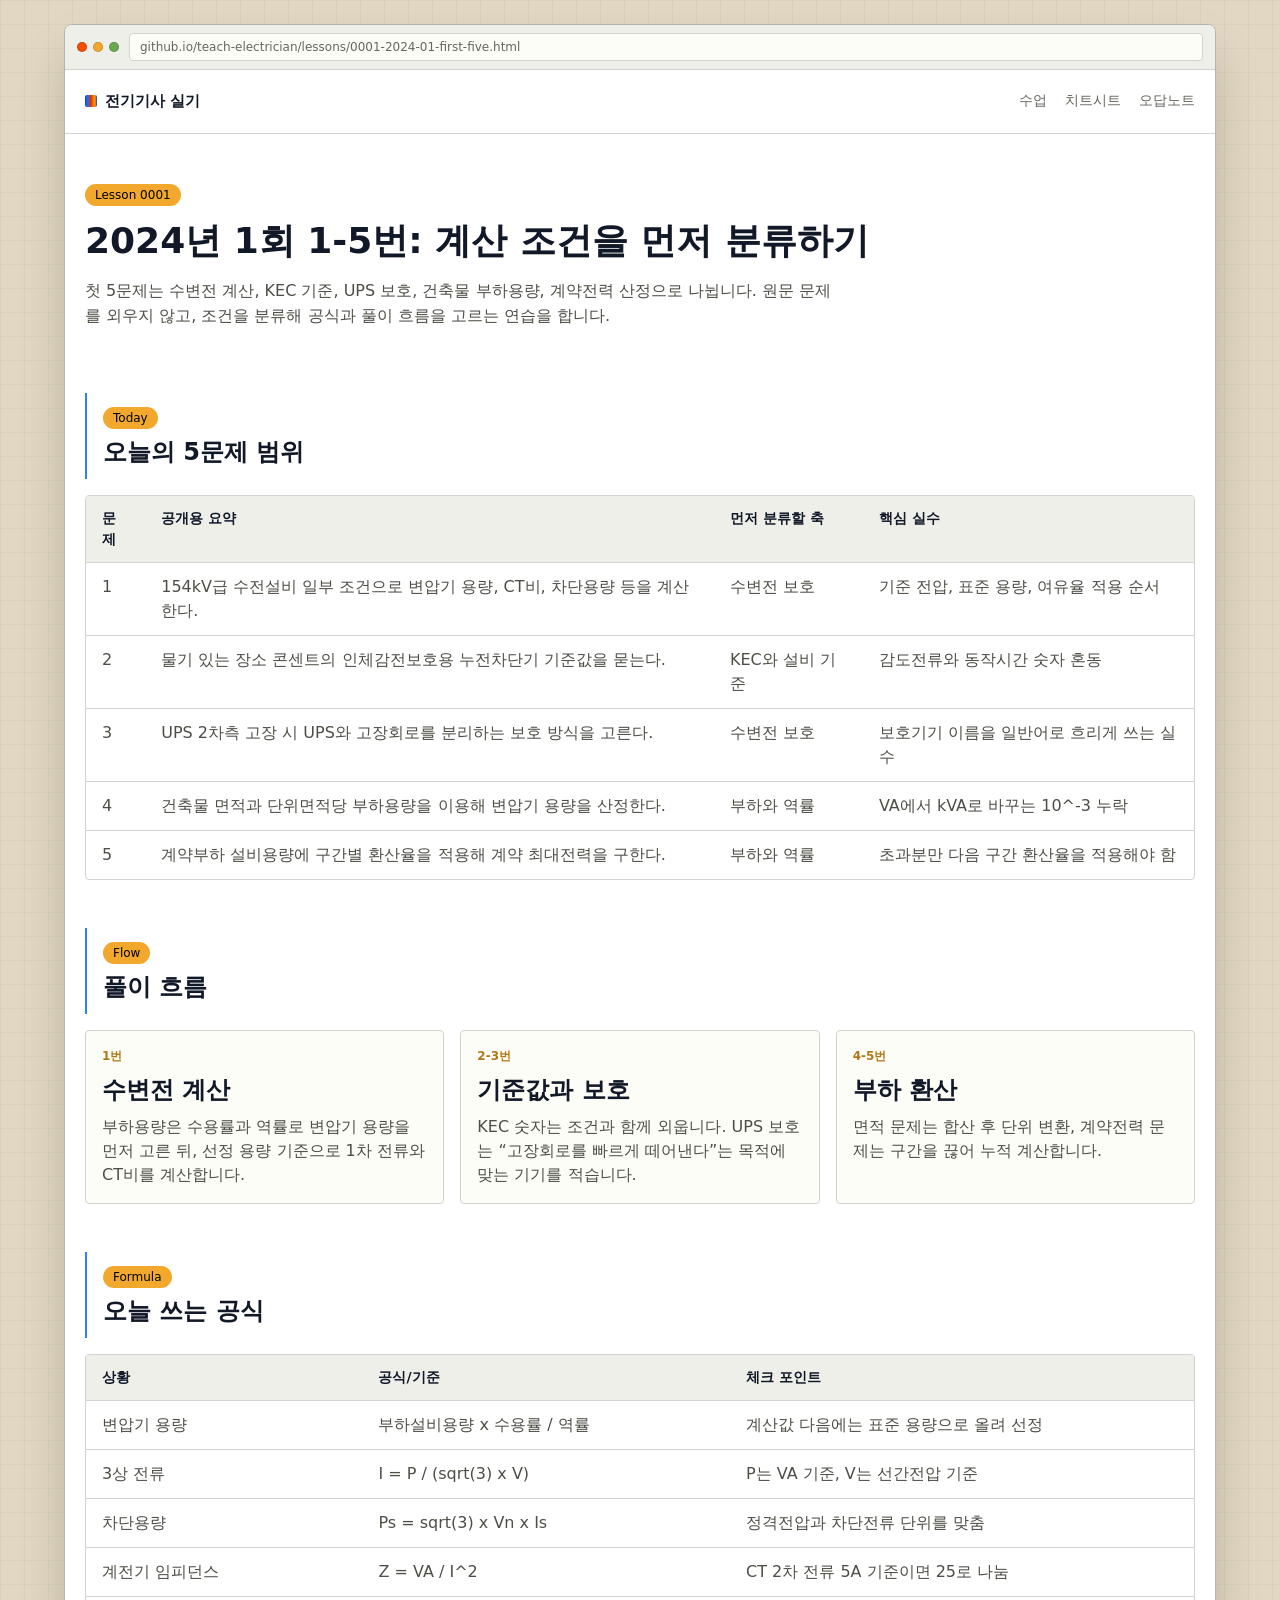
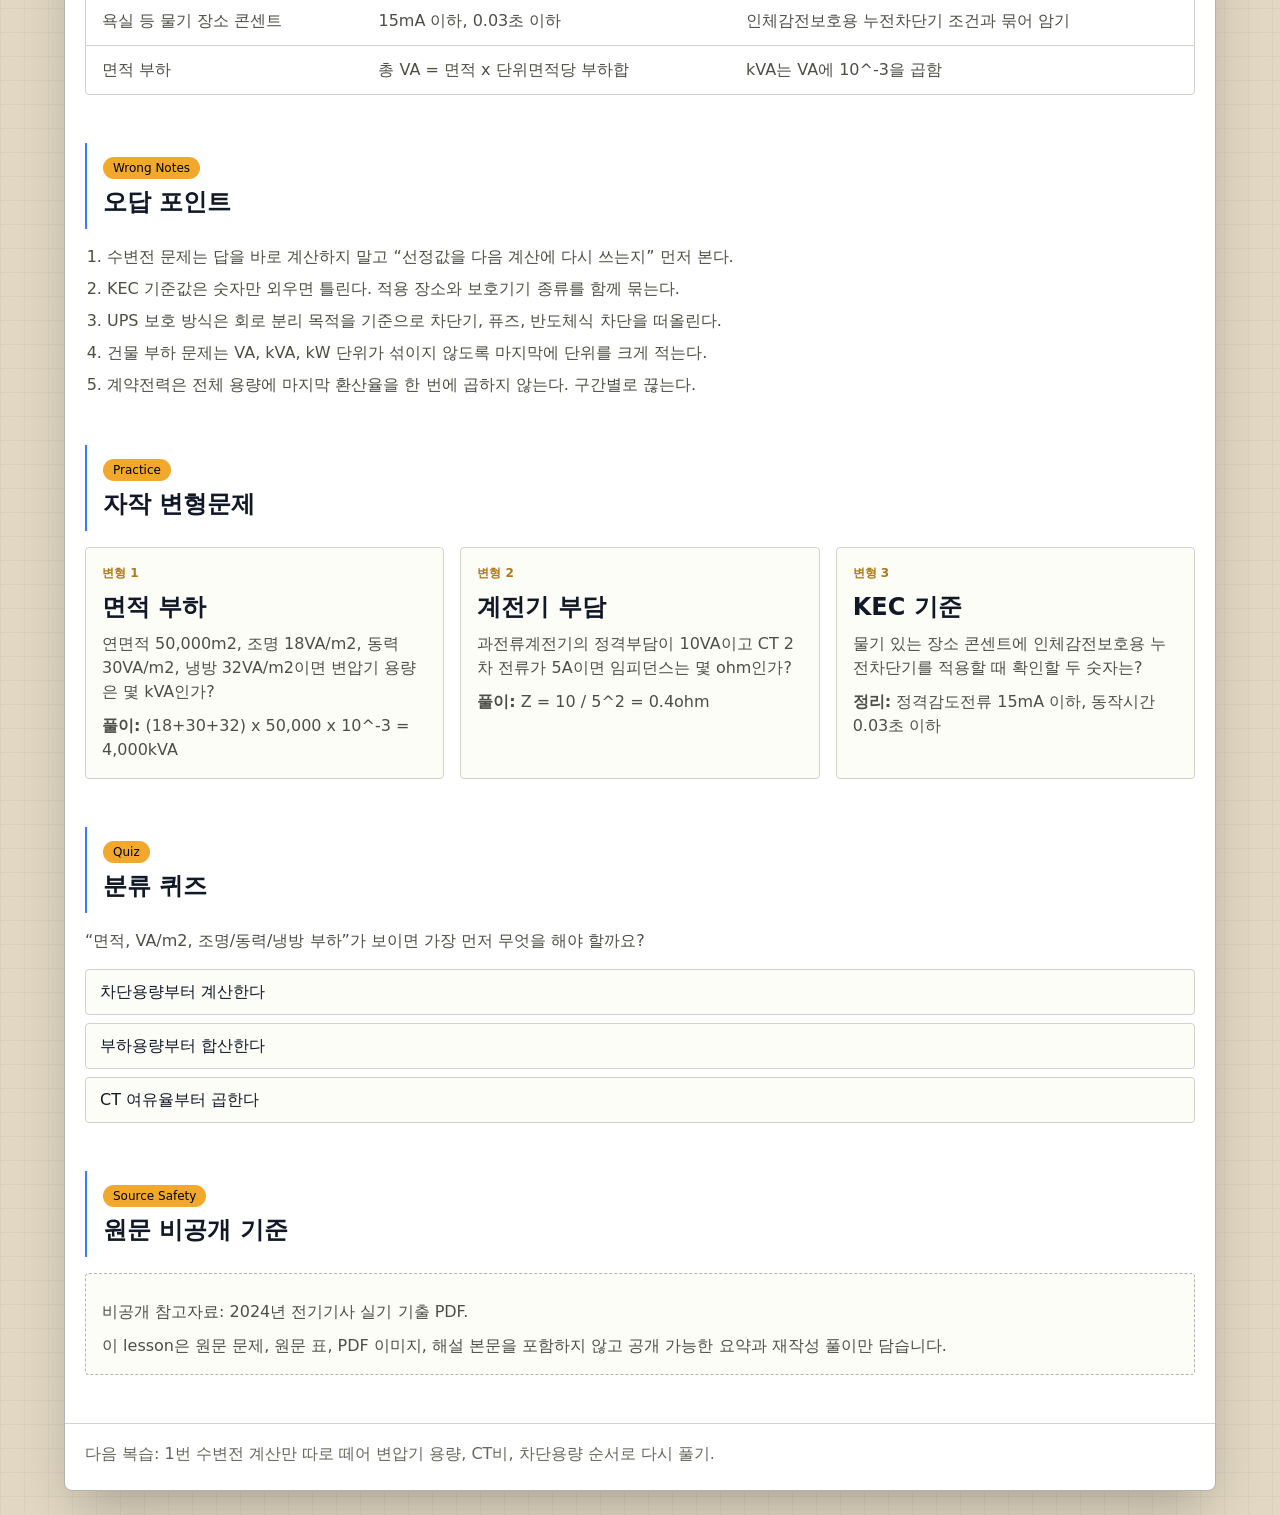
<file: docs/lessons/0001-2024-01-first-five.html>
<!doctype html>
<html lang="ko">
  <head>
    <meta charset="utf-8">
    <meta name="viewport" content="width=device-width, initial-scale=1">
    <link rel="icon" href="data:image/svg+xml,%3Csvg xmlns=%27http://www.w3.org/2000/svg%27 viewBox=%270 0 16 16%27%3E%3Crect width=%2716%27 height=%2716%27 rx=%272%27 fill=%27%23f1a82c%27/%3E%3Cpath d=%27M4 11h8M5 8h6M6 5h4%27 stroke=%27%23111827%27 stroke-width=%271.5%27 stroke-linecap=%27square%27/%3E%3C/svg%3E">
    <title>2024년 1회 1-5번 요약 | 전기기사 실기</title>
    <link rel="stylesheet" href="../assets/style.css">
  </head>
  <body>
    <div class="site-shell">
      <div class="browser-window">
        <div class="browser-titlebar" aria-hidden="true">
          <div class="window-dots"><span></span><span></span><span></span></div>
          <div class="url-bar">github.io/teach-electrician/lessons/0001-2024-01-first-five.html</div>
        </div>
        <header class="site-header">
          <a class="brand" href="../index.html">전기기사 실기</a>
          <nav class="top-nav" aria-label="주요 링크">
            <a href="index.html">수업</a>
            <a href="../reference/index.html">치트시트</a>
            <a href="../wrong-notes/index.html">오답노트</a>
          </nav>
        </header>

        <main>
          <section class="hero compact">
            <p class="eyebrow">Lesson 0001</p>
            <h1>2024년 1회 1-5번: 계산 조건을 먼저 분류하기</h1>
            <p class="lead">
              첫 5문제는 수변전 계산, KEC 기준, UPS 보호, 건축물 부하용량, 계약전력 산정으로 나뉩니다.
              원문 문제를 외우지 않고, 조건을 분류해 공식과 풀이 흐름을 고르는 연습을 합니다.
            </p>
          </section>

          <section class="section">
            <div class="section-heading">
              <p class="eyebrow">Today</p>
              <h2>오늘의 5문제 범위</h2>
            </div>
            <div class="table-wrap">
              <table>
                <thead>
                  <tr>
                    <th>문제</th>
                    <th>공개용 요약</th>
                    <th>먼저 분류할 축</th>
                    <th>핵심 실수</th>
                  </tr>
                </thead>
                <tbody>
                  <tr>
                    <td>1</td>
                    <td>154kV급 수전설비 일부 조건으로 변압기 용량, CT비, 차단용량 등을 계산한다.</td>
                    <td>수변전 보호</td>
                    <td>기준 전압, 표준 용량, 여유율 적용 순서</td>
                  </tr>
                  <tr>
                    <td>2</td>
                    <td>물기 있는 장소 콘센트의 인체감전보호용 누전차단기 기준값을 묻는다.</td>
                    <td>KEC와 설비 기준</td>
                    <td>감도전류와 동작시간 숫자 혼동</td>
                  </tr>
                  <tr>
                    <td>3</td>
                    <td>UPS 2차측 고장 시 UPS와 고장회로를 분리하는 보호 방식을 고른다.</td>
                    <td>수변전 보호</td>
                    <td>보호기기 이름을 일반어로 흐리게 쓰는 실수</td>
                  </tr>
                  <tr>
                    <td>4</td>
                    <td>건축물 면적과 단위면적당 부하용량을 이용해 변압기 용량을 산정한다.</td>
                    <td>부하와 역률</td>
                    <td>VA에서 kVA로 바꾸는 10^-3 누락</td>
                  </tr>
                  <tr>
                    <td>5</td>
                    <td>계약부하 설비용량에 구간별 환산율을 적용해 계약 최대전력을 구한다.</td>
                    <td>부하와 역률</td>
                    <td>초과분만 다음 구간 환산율을 적용해야 함</td>
                  </tr>
                </tbody>
              </table>
            </div>
          </section>

          <section class="section">
            <div class="section-heading">
              <p class="eyebrow">Flow</p>
              <h2>풀이 흐름</h2>
            </div>
            <div class="grid three">
              <div class="panel">
                <span class="panel-label">1번</span>
                <h2>수변전 계산</h2>
                <p>부하용량은 수용률과 역률로 변압기 용량을 먼저 고른 뒤, 선정 용량 기준으로 1차 전류와 CT비를 계산합니다.</p>
              </div>
              <div class="panel">
                <span class="panel-label">2-3번</span>
                <h2>기준값과 보호</h2>
                <p>KEC 숫자는 조건과 함께 외웁니다. UPS 보호는 “고장회로를 빠르게 떼어낸다”는 목적에 맞는 기기를 적습니다.</p>
              </div>
              <div class="panel">
                <span class="panel-label">4-5번</span>
                <h2>부하 환산</h2>
                <p>면적 문제는 합산 후 단위 변환, 계약전력 문제는 구간을 끊어 누적 계산합니다.</p>
              </div>
            </div>
          </section>

          <section class="section">
            <div class="section-heading">
              <p class="eyebrow">Formula</p>
              <h2>오늘 쓰는 공식</h2>
            </div>
            <div class="table-wrap">
              <table>
                <thead>
                  <tr>
                    <th>상황</th>
                    <th>공식/기준</th>
                    <th>체크 포인트</th>
                  </tr>
                </thead>
                <tbody>
                  <tr>
                    <td>변압기 용량</td>
                    <td>부하설비용량 x 수용률 / 역률</td>
                    <td>계산값 다음에는 표준 용량으로 올려 선정</td>
                  </tr>
                  <tr>
                    <td>3상 전류</td>
                    <td>I = P / (sqrt(3) x V)</td>
                    <td>P는 VA 기준, V는 선간전압 기준</td>
                  </tr>
                  <tr>
                    <td>차단용량</td>
                    <td>Ps = sqrt(3) x Vn x Is</td>
                    <td>정격전압과 차단전류 단위를 맞춤</td>
                  </tr>
                  <tr>
                    <td>계전기 임피던스</td>
                    <td>Z = VA / I^2</td>
                    <td>CT 2차 전류 5A 기준이면 25로 나눔</td>
                  </tr>
                  <tr>
                    <td>욕실 등 물기 장소 콘센트</td>
                    <td>15mA 이하, 0.03초 이하</td>
                    <td>인체감전보호용 누전차단기 조건과 묶어 암기</td>
                  </tr>
                  <tr>
                    <td>면적 부하</td>
                    <td>총 VA = 면적 x 단위면적당 부하합</td>
                    <td>kVA는 VA에 10^-3을 곱함</td>
                  </tr>
                </tbody>
              </table>
            </div>
          </section>

          <section class="section">
            <div class="section-heading">
              <p class="eyebrow">Wrong Notes</p>
              <h2>오답 포인트</h2>
            </div>
            <ol>
              <li>수변전 문제는 답을 바로 계산하지 말고 “선정값을 다음 계산에 다시 쓰는지” 먼저 본다.</li>
              <li>KEC 기준값은 숫자만 외우면 틀린다. 적용 장소와 보호기기 종류를 함께 묶는다.</li>
              <li>UPS 보호 방식은 회로 분리 목적을 기준으로 차단기, 퓨즈, 반도체식 차단을 떠올린다.</li>
              <li>건물 부하 문제는 VA, kVA, kW 단위가 섞이지 않도록 마지막에 단위를 크게 적는다.</li>
              <li>계약전력은 전체 용량에 마지막 환산율을 한 번에 곱하지 않는다. 구간별로 끊는다.</li>
            </ol>
          </section>

          <section class="section">
            <div class="section-heading">
              <p class="eyebrow">Practice</p>
              <h2>자작 변형문제</h2>
            </div>
            <div class="grid three">
              <div class="panel">
                <span class="panel-label">변형 1</span>
                <h2>면적 부하</h2>
                <p>연면적 50,000m2, 조명 18VA/m2, 동력 30VA/m2, 냉방 32VA/m2이면 변압기 용량은 몇 kVA인가?</p>
                <p><strong>풀이:</strong> (18+30+32) x 50,000 x 10^-3 = 4,000kVA</p>
              </div>
              <div class="panel">
                <span class="panel-label">변형 2</span>
                <h2>계전기 부담</h2>
                <p>과전류계전기의 정격부담이 10VA이고 CT 2차 전류가 5A이면 임피던스는 몇 ohm인가?</p>
                <p><strong>풀이:</strong> Z = 10 / 5^2 = 0.4ohm</p>
              </div>
              <div class="panel">
                <span class="panel-label">변형 3</span>
                <h2>KEC 기준</h2>
                <p>물기 있는 장소 콘센트에 인체감전보호용 누전차단기를 적용할 때 확인할 두 숫자는?</p>
                <p><strong>정리:</strong> 정격감도전류 15mA 이하, 동작시간 0.03초 이하</p>
              </div>
            </div>
          </section>

          <section class="section">
            <div class="section-heading">
              <p class="eyebrow">Quiz</p>
              <h2>분류 퀴즈</h2>
            </div>
            <p>“면적, VA/m2, 조명/동력/냉방 부하”가 보이면 가장 먼저 무엇을 해야 할까요?</p>
            <div class="quiz-options">
              <button class="quiz-button" data-correct="false">차단용량부터 계산한다</button>
              <button class="quiz-button" data-correct="true">부하용량부터 합산한다</button>
              <button class="quiz-button" data-correct="false">CT 여유율부터 곱한다</button>
            </div>
            <p class="feedback" id="feedback" hidden></p>
          </section>

          <section class="section">
            <div class="section-heading">
              <p class="eyebrow">Source Safety</p>
              <h2>원문 비공개 기준</h2>
            </div>
            <div class="empty-state">
              <p>비공개 참고자료: 2024년 전기기사 실기 기출 PDF.</p>
              <p>이 lesson은 원문 문제, 원문 표, PDF 이미지, 해설 본문을 포함하지 않고 공개 가능한 요약과 재작성 풀이만 담습니다.</p>
            </div>
          </section>
        </main>

        <footer class="site-footer">
          <p>다음 복습: 1번 수변전 계산만 따로 떼어 변압기 용량, CT비, 차단용량 순서로 다시 풀기.</p>
        </footer>
      </div>
    </div>

    <script>
      const feedback = document.querySelector("#feedback");
      document.querySelectorAll(".quiz-button").forEach((button) => {
        button.addEventListener("click", () => {
          const correct = button.dataset.correct === "true";
          feedback.hidden = false;
          feedback.textContent = correct
            ? "맞습니다. 면적 부하는 단위면적당 부하를 먼저 합산하고, 면적을 곱한 뒤 kVA로 바꿉니다."
            : "다시 보세요. 면적과 VA/m2가 보이면 보호기기보다 부하합산이 먼저입니다.";
        });
      });
    </script>
  </body>
</html>
</file>
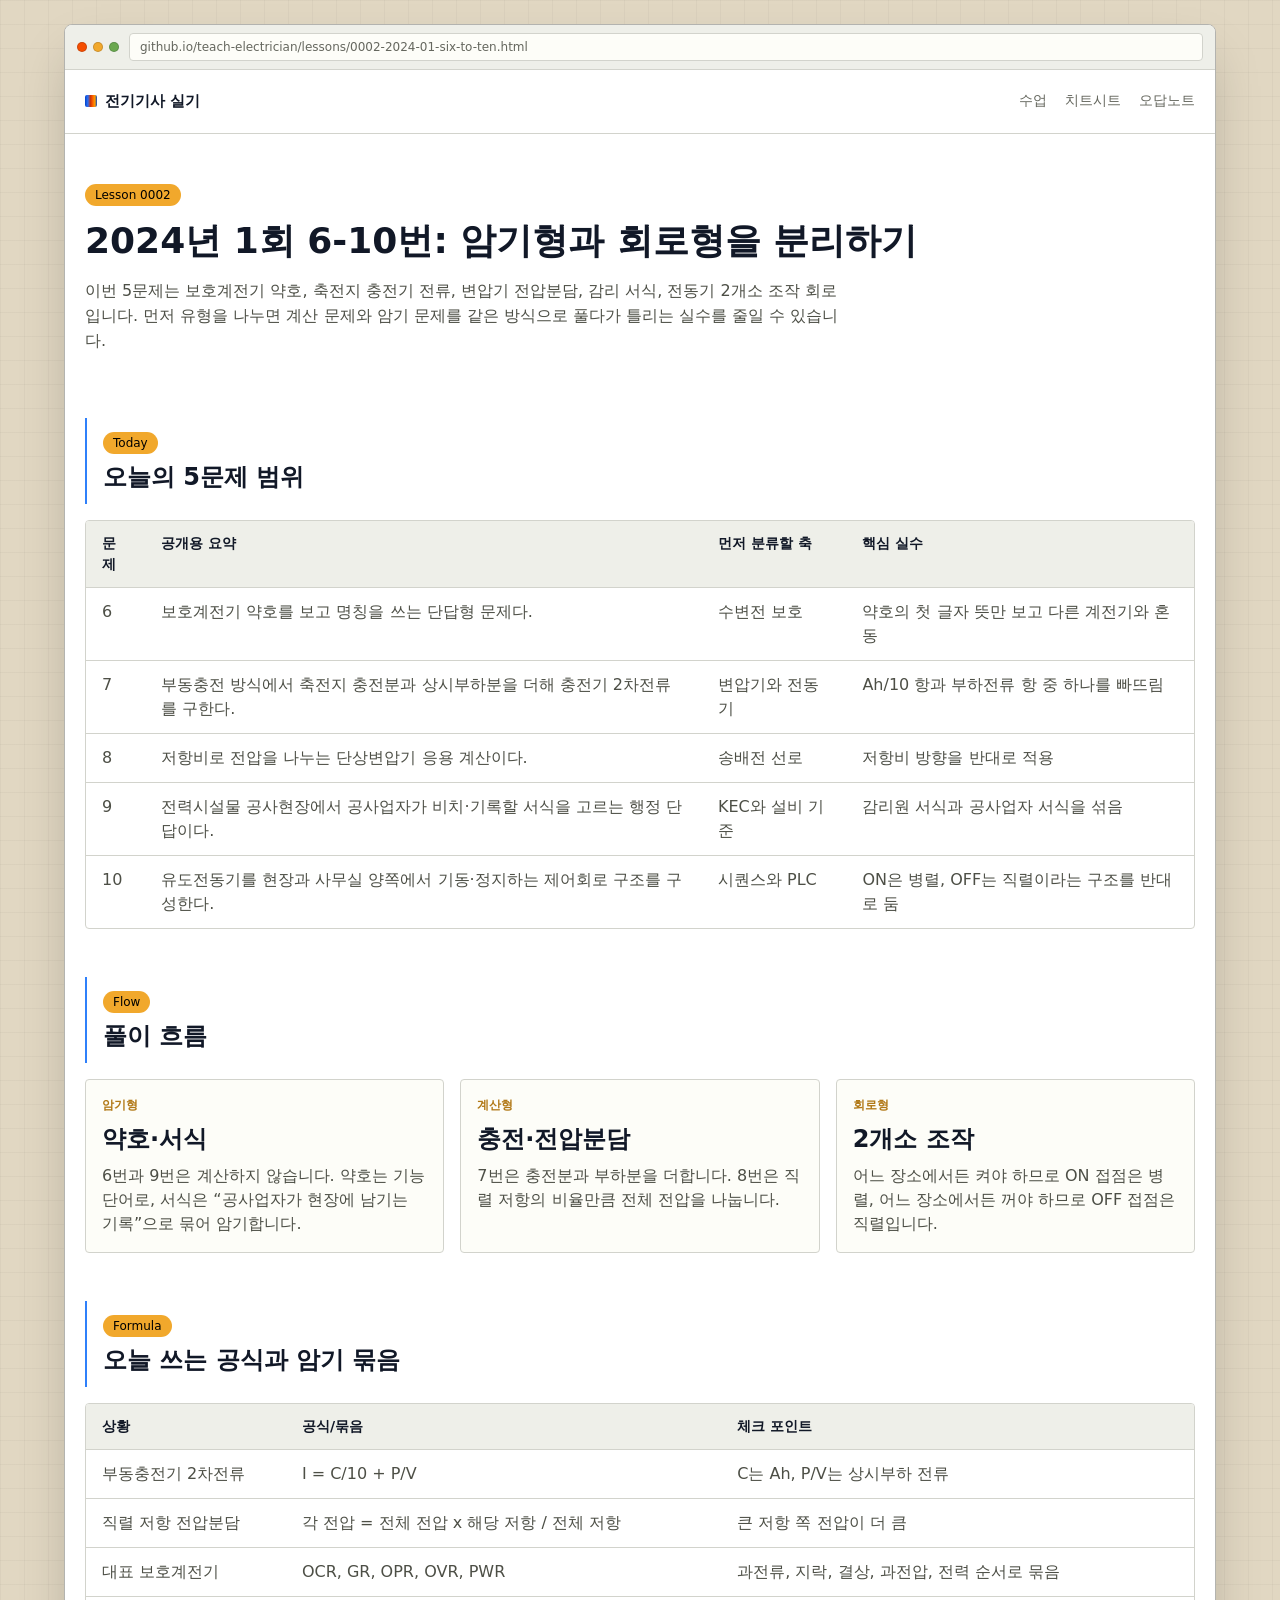
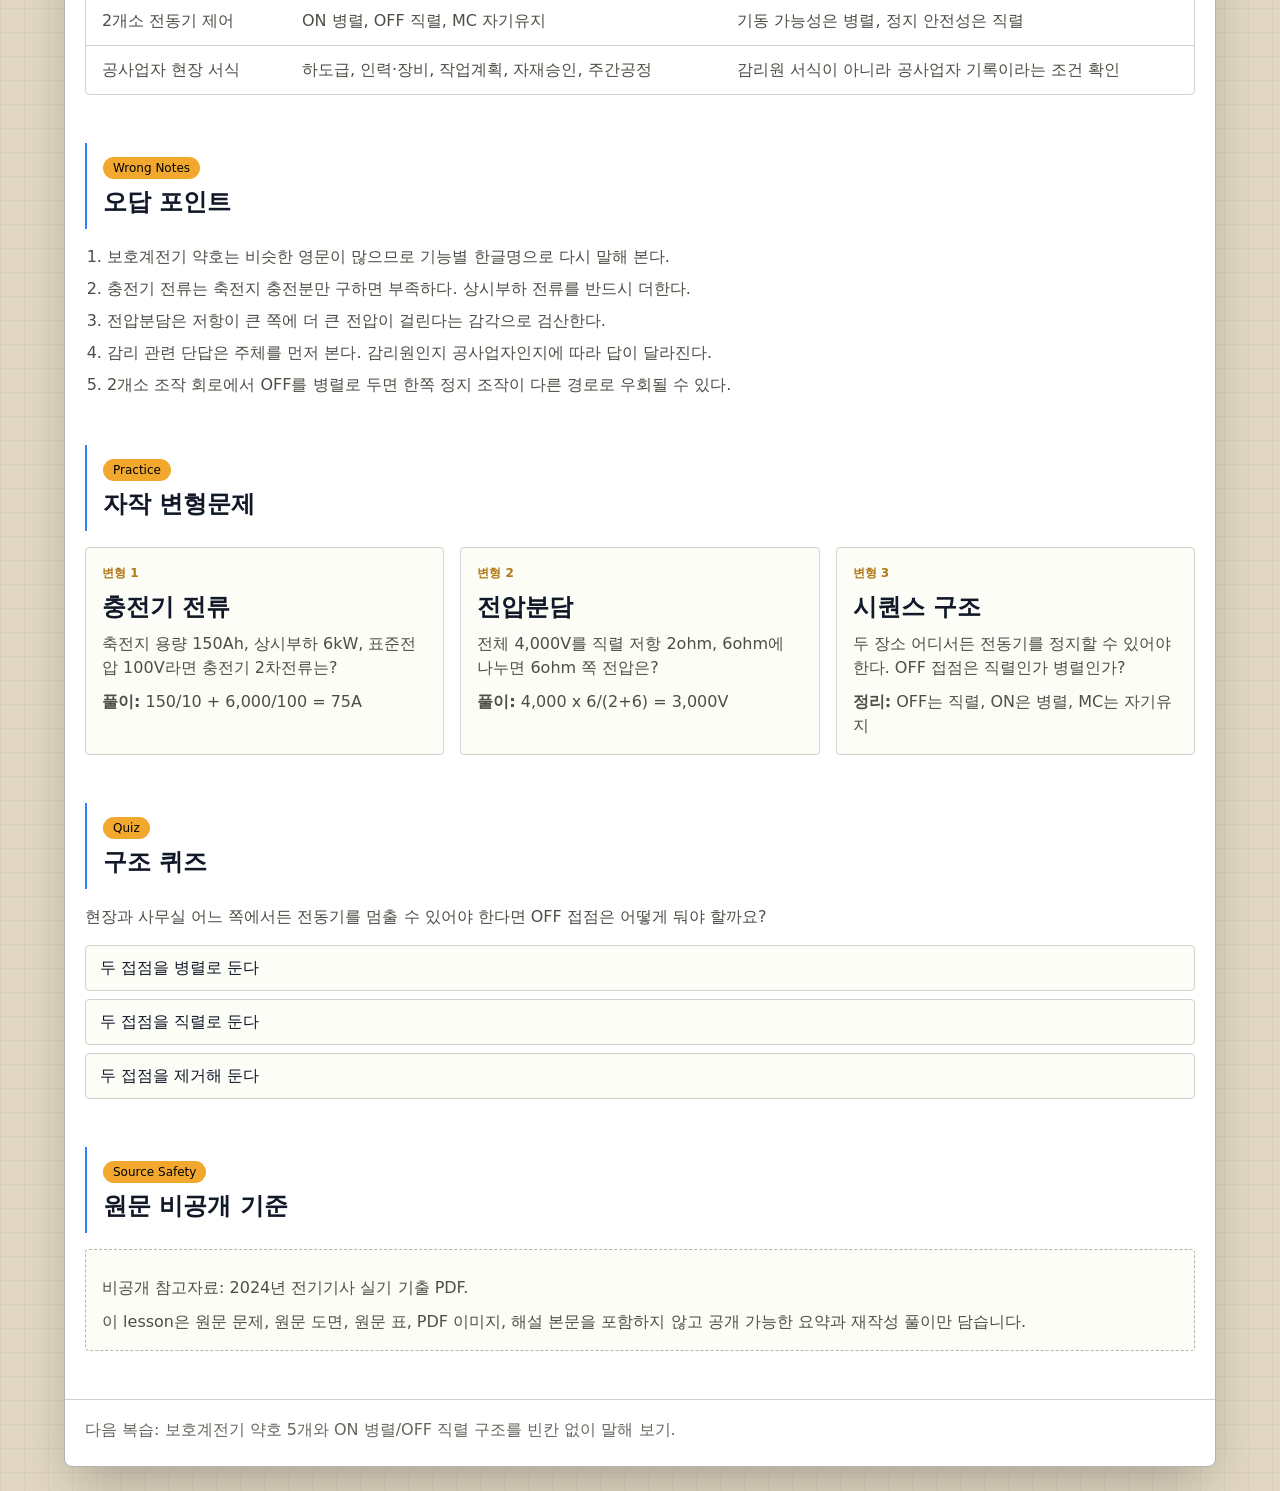
<file: docs/lessons/0002-2024-01-six-to-ten.html>
<!doctype html>
<html lang="ko">
  <head>
    <meta charset="utf-8">
    <meta name="viewport" content="width=device-width, initial-scale=1">
    <link rel="icon" href="data:image/svg+xml,%3Csvg xmlns=%27http://www.w3.org/2000/svg%27 viewBox=%270 0 16 16%27%3E%3Crect width=%2716%27 height=%2716%27 rx=%272%27 fill=%27%23f1a82c%27/%3E%3Cpath d=%27M4 11h8M5 8h6M6 5h4%27 stroke=%27%23111827%27 stroke-width=%271.5%27 stroke-linecap=%27square%27/%3E%3C/svg%3E">
    <title>2024년 1회 6-10번 요약 | 전기기사 실기</title>
    <link rel="stylesheet" href="../assets/style.css">
  </head>
  <body>
    <div class="site-shell">
      <div class="browser-window">
        <div class="browser-titlebar" aria-hidden="true">
          <div class="window-dots"><span></span><span></span><span></span></div>
          <div class="url-bar">github.io/teach-electrician/lessons/0002-2024-01-six-to-ten.html</div>
        </div>
        <header class="site-header">
          <a class="brand" href="../index.html">전기기사 실기</a>
          <nav class="top-nav" aria-label="주요 링크">
            <a href="index.html">수업</a>
            <a href="../reference/index.html">치트시트</a>
            <a href="../wrong-notes/index.html">오답노트</a>
          </nav>
        </header>

        <main>
          <section class="hero compact">
            <p class="eyebrow">Lesson 0002</p>
            <h1>2024년 1회 6-10번: 암기형과 회로형을 분리하기</h1>
            <p class="lead">
              이번 5문제는 보호계전기 약호, 축전지 충전기 전류, 변압기 전압분담, 감리 서식, 전동기 2개소 조작 회로입니다.
              먼저 유형을 나누면 계산 문제와 암기 문제를 같은 방식으로 풀다가 틀리는 실수를 줄일 수 있습니다.
            </p>
          </section>

          <section class="section">
            <div class="section-heading">
              <p class="eyebrow">Today</p>
              <h2>오늘의 5문제 범위</h2>
            </div>
            <div class="table-wrap">
              <table>
                <thead>
                  <tr>
                    <th>문제</th>
                    <th>공개용 요약</th>
                    <th>먼저 분류할 축</th>
                    <th>핵심 실수</th>
                  </tr>
                </thead>
                <tbody>
                  <tr>
                    <td>6</td>
                    <td>보호계전기 약호를 보고 명칭을 쓰는 단답형 문제다.</td>
                    <td>수변전 보호</td>
                    <td>약호의 첫 글자 뜻만 보고 다른 계전기와 혼동</td>
                  </tr>
                  <tr>
                    <td>7</td>
                    <td>부동충전 방식에서 축전지 충전분과 상시부하분을 더해 충전기 2차전류를 구한다.</td>
                    <td>변압기와 전동기</td>
                    <td>Ah/10 항과 부하전류 항 중 하나를 빠뜨림</td>
                  </tr>
                  <tr>
                    <td>8</td>
                    <td>저항비로 전압을 나누는 단상변압기 응용 계산이다.</td>
                    <td>송배전 선로</td>
                    <td>저항비 방향을 반대로 적용</td>
                  </tr>
                  <tr>
                    <td>9</td>
                    <td>전력시설물 공사현장에서 공사업자가 비치·기록할 서식을 고르는 행정 단답이다.</td>
                    <td>KEC와 설비 기준</td>
                    <td>감리원 서식과 공사업자 서식을 섞음</td>
                  </tr>
                  <tr>
                    <td>10</td>
                    <td>유도전동기를 현장과 사무실 양쪽에서 기동·정지하는 제어회로 구조를 구성한다.</td>
                    <td>시퀀스와 PLC</td>
                    <td>ON은 병렬, OFF는 직렬이라는 구조를 반대로 둠</td>
                  </tr>
                </tbody>
              </table>
            </div>
          </section>

          <section class="section">
            <div class="section-heading">
              <p class="eyebrow">Flow</p>
              <h2>풀이 흐름</h2>
            </div>
            <div class="grid three">
              <div class="panel">
                <span class="panel-label">암기형</span>
                <h2>약호·서식</h2>
                <p>6번과 9번은 계산하지 않습니다. 약호는 기능 단어로, 서식은 “공사업자가 현장에 남기는 기록”으로 묶어 암기합니다.</p>
              </div>
              <div class="panel">
                <span class="panel-label">계산형</span>
                <h2>충전·전압분담</h2>
                <p>7번은 충전분과 부하분을 더합니다. 8번은 직렬 저항의 비율만큼 전체 전압을 나눕니다.</p>
              </div>
              <div class="panel">
                <span class="panel-label">회로형</span>
                <h2>2개소 조작</h2>
                <p>어느 장소에서든 켜야 하므로 ON 접점은 병렬, 어느 장소에서든 꺼야 하므로 OFF 접점은 직렬입니다.</p>
              </div>
            </div>
          </section>

          <section class="section">
            <div class="section-heading">
              <p class="eyebrow">Formula</p>
              <h2>오늘 쓰는 공식과 암기 묶음</h2>
            </div>
            <div class="table-wrap">
              <table>
                <thead>
                  <tr>
                    <th>상황</th>
                    <th>공식/묶음</th>
                    <th>체크 포인트</th>
                  </tr>
                </thead>
                <tbody>
                  <tr>
                    <td>부동충전기 2차전류</td>
                    <td>I = C/10 + P/V</td>
                    <td>C는 Ah, P/V는 상시부하 전류</td>
                  </tr>
                  <tr>
                    <td>직렬 저항 전압분담</td>
                    <td>각 전압 = 전체 전압 x 해당 저항 / 전체 저항</td>
                    <td>큰 저항 쪽 전압이 더 큼</td>
                  </tr>
                  <tr>
                    <td>대표 보호계전기</td>
                    <td>OCR, GR, OPR, OVR, PWR</td>
                    <td>과전류, 지락, 결상, 과전압, 전력 순서로 묶음</td>
                  </tr>
                  <tr>
                    <td>2개소 전동기 제어</td>
                    <td>ON 병렬, OFF 직렬, MC 자기유지</td>
                    <td>기동 가능성은 병렬, 정지 안전성은 직렬</td>
                  </tr>
                  <tr>
                    <td>공사업자 현장 서식</td>
                    <td>하도급, 인력·장비, 작업계획, 자재승인, 주간공정</td>
                    <td>감리원 서식이 아니라 공사업자 기록이라는 조건 확인</td>
                  </tr>
                </tbody>
              </table>
            </div>
          </section>

          <section class="section">
            <div class="section-heading">
              <p class="eyebrow">Wrong Notes</p>
              <h2>오답 포인트</h2>
            </div>
            <ol>
              <li>보호계전기 약호는 비슷한 영문이 많으므로 기능별 한글명으로 다시 말해 본다.</li>
              <li>충전기 전류는 축전지 충전분만 구하면 부족하다. 상시부하 전류를 반드시 더한다.</li>
              <li>전압분담은 저항이 큰 쪽에 더 큰 전압이 걸린다는 감각으로 검산한다.</li>
              <li>감리 관련 단답은 주체를 먼저 본다. 감리원인지 공사업자인지에 따라 답이 달라진다.</li>
              <li>2개소 조작 회로에서 OFF를 병렬로 두면 한쪽 정지 조작이 다른 경로로 우회될 수 있다.</li>
            </ol>
          </section>

          <section class="section">
            <div class="section-heading">
              <p class="eyebrow">Practice</p>
              <h2>자작 변형문제</h2>
            </div>
            <div class="grid three">
              <div class="panel">
                <span class="panel-label">변형 1</span>
                <h2>충전기 전류</h2>
                <p>축전지 용량 150Ah, 상시부하 6kW, 표준전압 100V라면 충전기 2차전류는?</p>
                <p><strong>풀이:</strong> 150/10 + 6,000/100 = 75A</p>
              </div>
              <div class="panel">
                <span class="panel-label">변형 2</span>
                <h2>전압분담</h2>
                <p>전체 4,000V를 직렬 저항 2ohm, 6ohm에 나누면 6ohm 쪽 전압은?</p>
                <p><strong>풀이:</strong> 4,000 x 6/(2+6) = 3,000V</p>
              </div>
              <div class="panel">
                <span class="panel-label">변형 3</span>
                <h2>시퀀스 구조</h2>
                <p>두 장소 어디서든 전동기를 정지할 수 있어야 한다. OFF 접점은 직렬인가 병렬인가?</p>
                <p><strong>정리:</strong> OFF는 직렬, ON은 병렬, MC는 자기유지</p>
              </div>
            </div>
          </section>

          <section class="section">
            <div class="section-heading">
              <p class="eyebrow">Quiz</p>
              <h2>구조 퀴즈</h2>
            </div>
            <p>현장과 사무실 어느 쪽에서든 전동기를 멈출 수 있어야 한다면 OFF 접점은 어떻게 둬야 할까요?</p>
            <div class="quiz-options">
              <button class="quiz-button" data-correct="false">두 접점을 병렬로 둔다</button>
              <button class="quiz-button" data-correct="true">두 접점을 직렬로 둔다</button>
              <button class="quiz-button" data-correct="false">두 접점을 제거해 둔다</button>
            </div>
            <p class="feedback" id="feedback" hidden></p>
          </section>

          <section class="section">
            <div class="section-heading">
              <p class="eyebrow">Source Safety</p>
              <h2>원문 비공개 기준</h2>
            </div>
            <div class="empty-state">
              <p>비공개 참고자료: 2024년 전기기사 실기 기출 PDF.</p>
              <p>이 lesson은 원문 문제, 원문 도면, 원문 표, PDF 이미지, 해설 본문을 포함하지 않고 공개 가능한 요약과 재작성 풀이만 담습니다.</p>
            </div>
          </section>
        </main>

        <footer class="site-footer">
          <p>다음 복습: 보호계전기 약호 5개와 ON 병렬/OFF 직렬 구조를 빈칸 없이 말해 보기.</p>
        </footer>
      </div>
    </div>

    <script>
      const feedback = document.querySelector("#feedback");
      document.querySelectorAll(".quiz-button").forEach((button) => {
        button.addEventListener("click", () => {
          const correct = button.dataset.correct === "true";
          feedback.hidden = false;
          feedback.textContent = correct
            ? "맞습니다. 어느 쪽에서든 회로를 끊어야 하므로 OFF 접점은 직렬로 둡니다."
            : "다시 보세요. 정지 버튼은 안전 쪽입니다. 어느 한 곳에서 눌러도 회로가 끊겨야 합니다.";
        });
      });
    </script>
  </body>
</html>
</file>
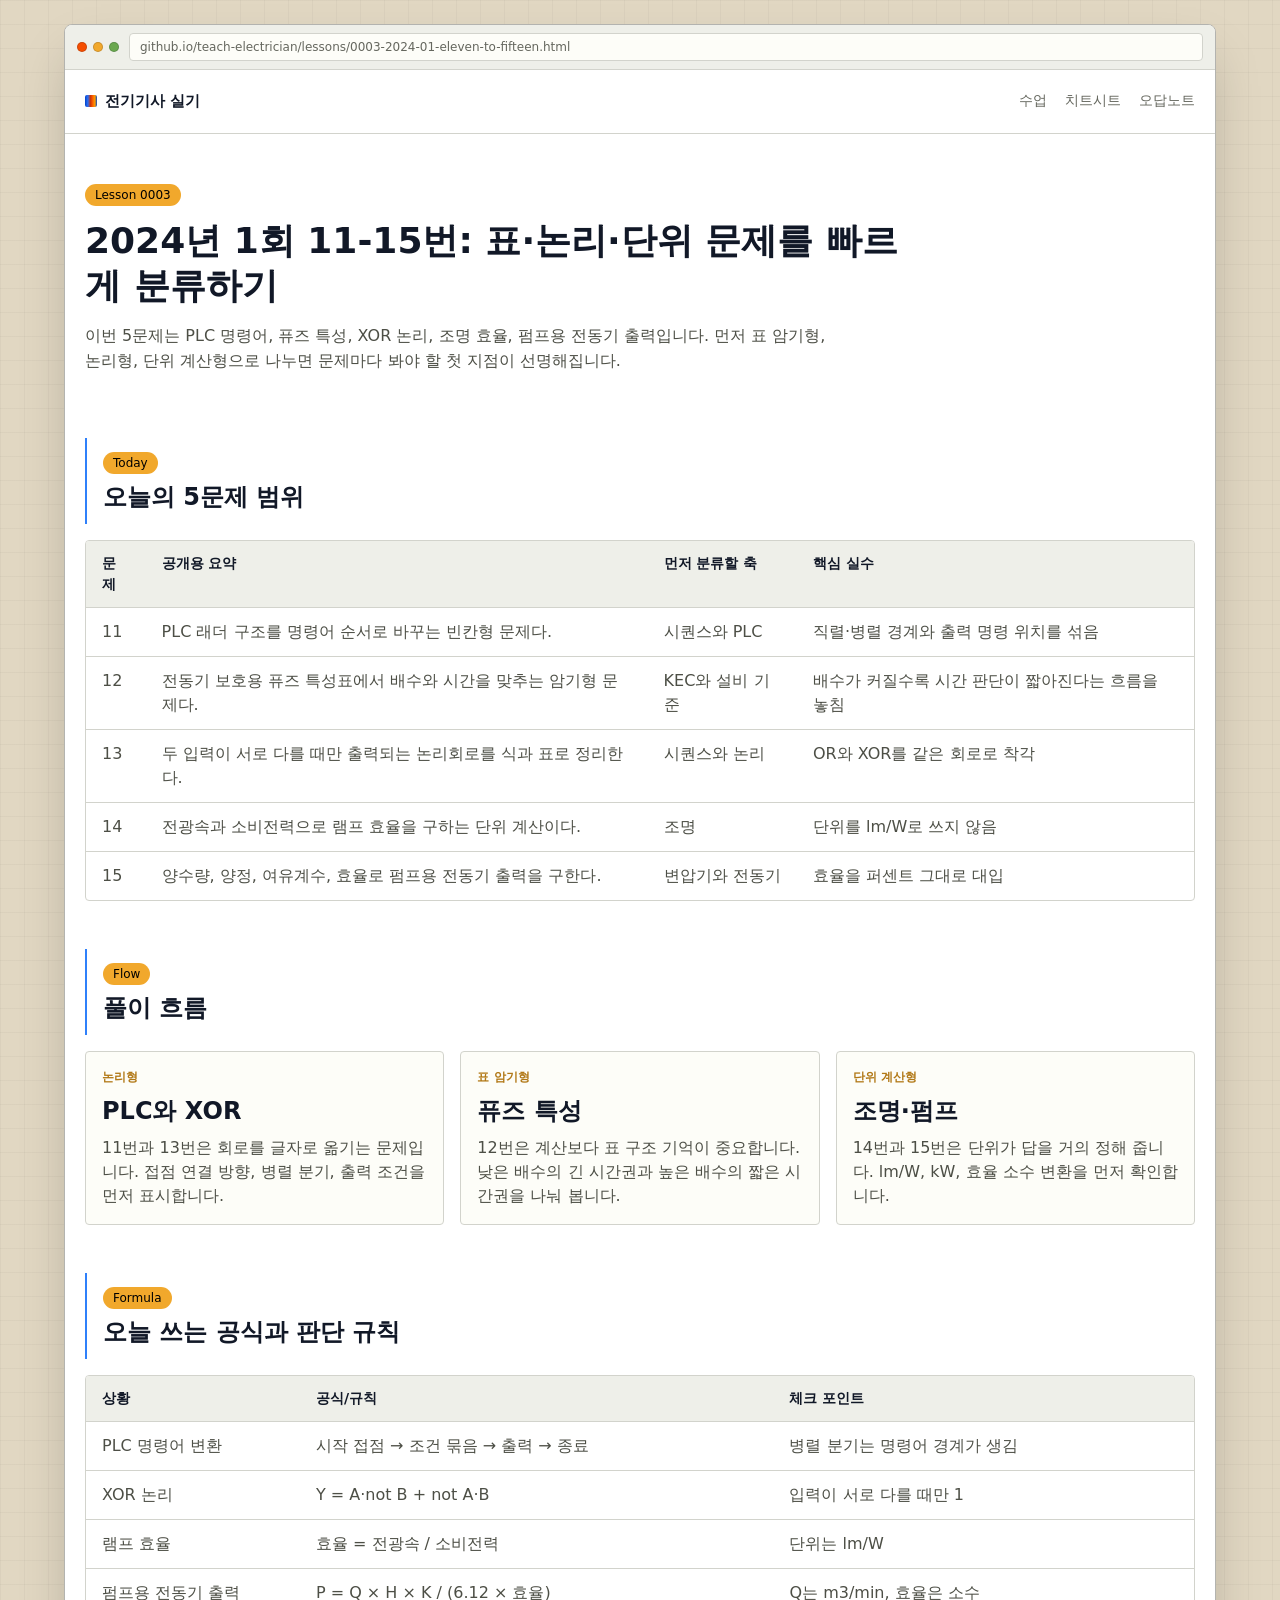
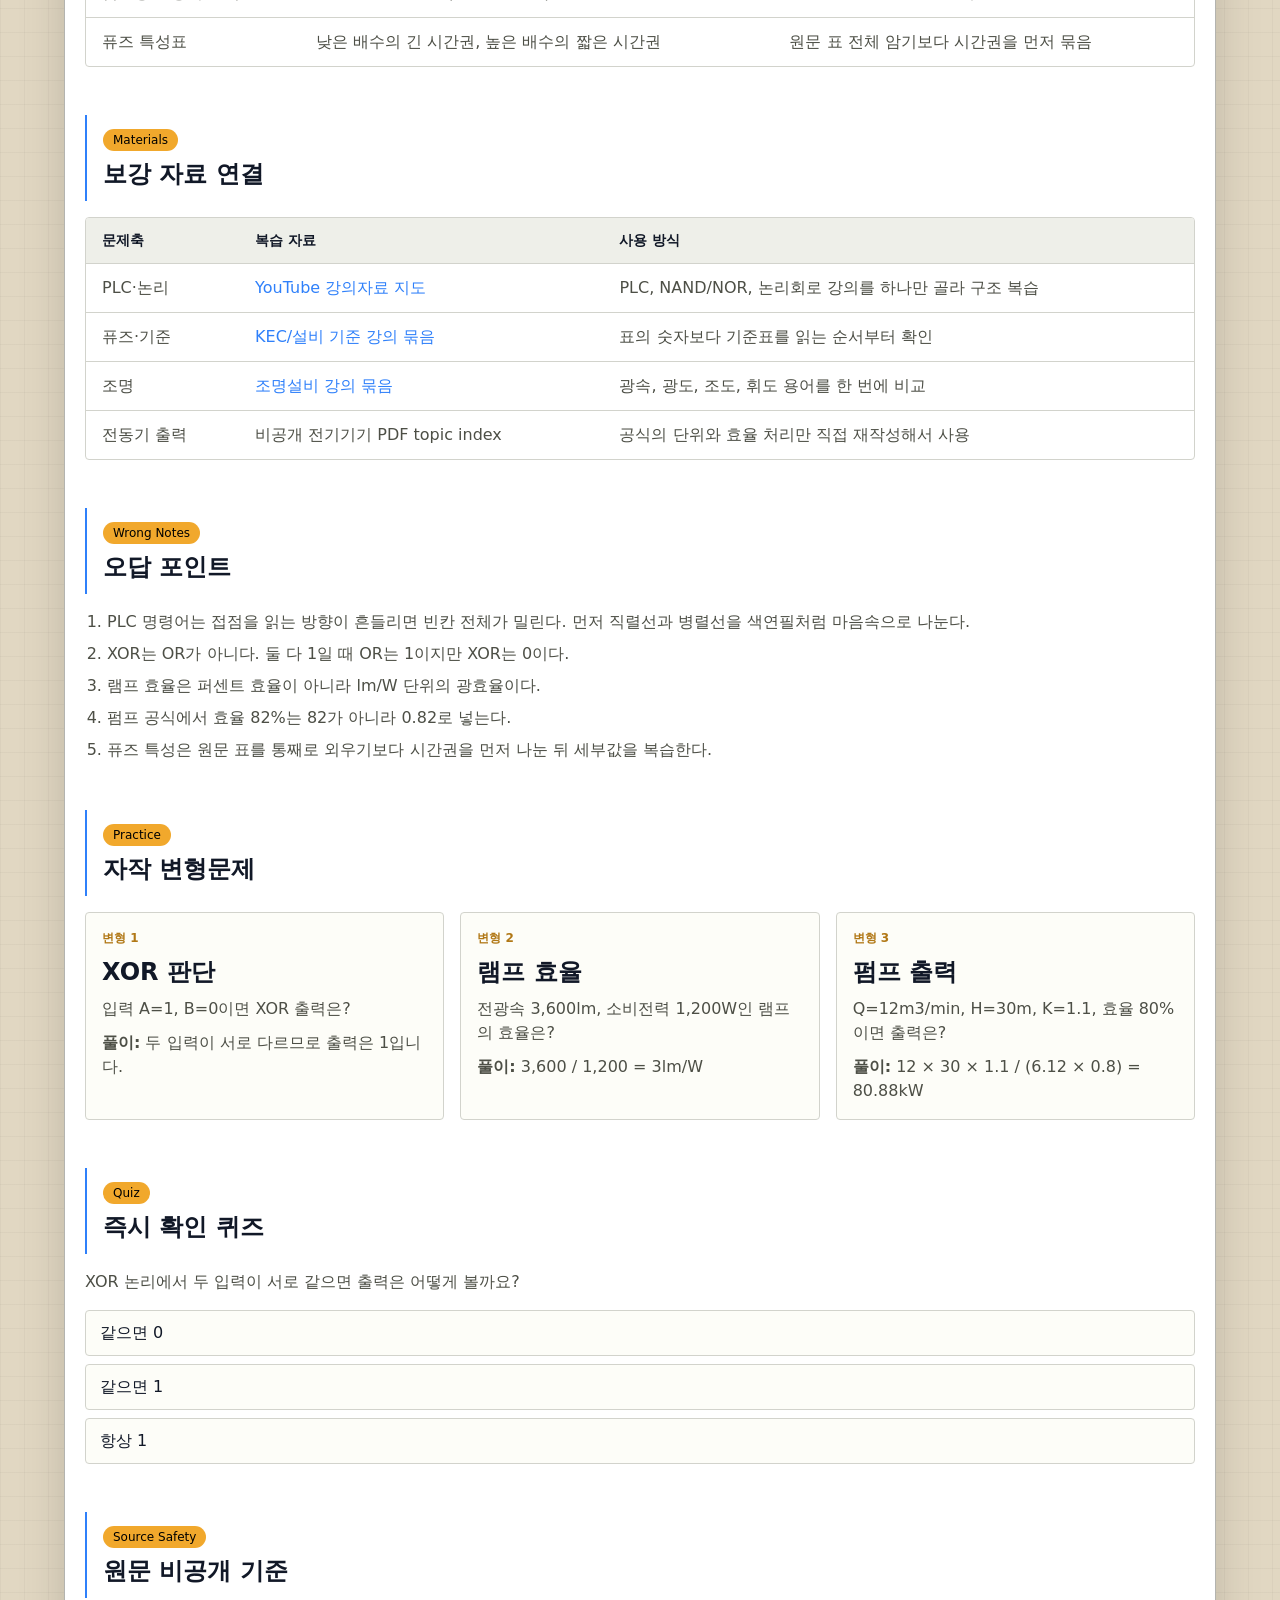
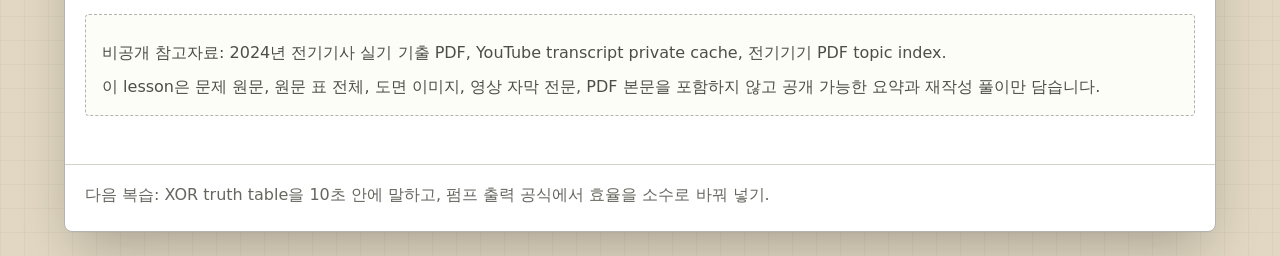
<file: docs/lessons/0003-2024-01-eleven-to-fifteen.html>
<!doctype html>
<html lang="ko">
  <head>
    <meta charset="utf-8">
    <meta name="viewport" content="width=device-width, initial-scale=1">
    <link rel="icon" href="data:image/svg+xml,%3Csvg xmlns=%27http://www.w3.org/2000/svg%27 viewBox=%270 0 16 16%27%3E%3Crect width=%2716%27 height=%2716%27 rx=%272%27 fill=%27%23f1a82c%27/%3E%3Cpath d=%27M4 11h8M5 8h6M6 5h4%27 stroke=%27%23111827%27 stroke-width=%271.5%27 stroke-linecap=%27square%27/%3E%3C/svg%3E">
    <title>2024년 1회 11-15번 요약 | 전기기사 실기</title>
    <link rel="stylesheet" href="../assets/style.css">
  </head>
  <body>
    <div class="site-shell">
      <div class="browser-window">
        <div class="browser-titlebar" aria-hidden="true">
          <div class="window-dots"><span></span><span></span><span></span></div>
          <div class="url-bar">github.io/teach-electrician/lessons/0003-2024-01-eleven-to-fifteen.html</div>
        </div>
        <header class="site-header">
          <a class="brand" href="../index.html">전기기사 실기</a>
          <nav class="top-nav" aria-label="주요 링크">
            <a href="index.html">수업</a>
            <a href="../reference/index.html">치트시트</a>
            <a href="../wrong-notes/index.html">오답노트</a>
          </nav>
        </header>

        <main>
          <section class="hero compact">
            <p class="eyebrow">Lesson 0003</p>
            <h1>2024년 1회 11-15번: 표·논리·단위 문제를 빠르게 분류하기</h1>
            <p class="lead">
              이번 5문제는 PLC 명령어, 퓨즈 특성, XOR 논리, 조명 효율, 펌프용 전동기 출력입니다.
              먼저 표 암기형, 논리형, 단위 계산형으로 나누면 문제마다 봐야 할 첫 지점이 선명해집니다.
            </p>
          </section>

          <section class="section">
            <div class="section-heading">
              <p class="eyebrow">Today</p>
              <h2>오늘의 5문제 범위</h2>
            </div>
            <div class="table-wrap">
              <table>
                <thead>
                  <tr>
                    <th>문제</th>
                    <th>공개용 요약</th>
                    <th>먼저 분류할 축</th>
                    <th>핵심 실수</th>
                  </tr>
                </thead>
                <tbody>
                  <tr>
                    <td>11</td>
                    <td>PLC 래더 구조를 명령어 순서로 바꾸는 빈칸형 문제다.</td>
                    <td>시퀀스와 PLC</td>
                    <td>직렬·병렬 경계와 출력 명령 위치를 섞음</td>
                  </tr>
                  <tr>
                    <td>12</td>
                    <td>전동기 보호용 퓨즈 특성표에서 배수와 시간을 맞추는 암기형 문제다.</td>
                    <td>KEC와 설비 기준</td>
                    <td>배수가 커질수록 시간 판단이 짧아진다는 흐름을 놓침</td>
                  </tr>
                  <tr>
                    <td>13</td>
                    <td>두 입력이 서로 다를 때만 출력되는 논리회로를 식과 표로 정리한다.</td>
                    <td>시퀀스와 논리</td>
                    <td>OR와 XOR를 같은 회로로 착각</td>
                  </tr>
                  <tr>
                    <td>14</td>
                    <td>전광속과 소비전력으로 램프 효율을 구하는 단위 계산이다.</td>
                    <td>조명</td>
                    <td>단위를 lm/W로 쓰지 않음</td>
                  </tr>
                  <tr>
                    <td>15</td>
                    <td>양수량, 양정, 여유계수, 효율로 펌프용 전동기 출력을 구한다.</td>
                    <td>변압기와 전동기</td>
                    <td>효율을 퍼센트 그대로 대입</td>
                  </tr>
                </tbody>
              </table>
            </div>
          </section>

          <section class="section">
            <div class="section-heading">
              <p class="eyebrow">Flow</p>
              <h2>풀이 흐름</h2>
            </div>
            <div class="grid three">
              <div class="panel">
                <span class="panel-label">논리형</span>
                <h2>PLC와 XOR</h2>
                <p>11번과 13번은 회로를 글자로 옮기는 문제입니다. 접점 연결 방향, 병렬 분기, 출력 조건을 먼저 표시합니다.</p>
              </div>
              <div class="panel">
                <span class="panel-label">표 암기형</span>
                <h2>퓨즈 특성</h2>
                <p>12번은 계산보다 표 구조 기억이 중요합니다. 낮은 배수의 긴 시간권과 높은 배수의 짧은 시간권을 나눠 봅니다.</p>
              </div>
              <div class="panel">
                <span class="panel-label">단위 계산형</span>
                <h2>조명·펌프</h2>
                <p>14번과 15번은 단위가 답을 거의 정해 줍니다. lm/W, kW, 효율 소수 변환을 먼저 확인합니다.</p>
              </div>
            </div>
          </section>

          <section class="section">
            <div class="section-heading">
              <p class="eyebrow">Formula</p>
              <h2>오늘 쓰는 공식과 판단 규칙</h2>
            </div>
            <div class="table-wrap">
              <table>
                <thead>
                  <tr>
                    <th>상황</th>
                    <th>공식/규칙</th>
                    <th>체크 포인트</th>
                  </tr>
                </thead>
                <tbody>
                  <tr>
                    <td>PLC 명령어 변환</td>
                    <td>시작 접점 → 조건 묶음 → 출력 → 종료</td>
                    <td>병렬 분기는 명령어 경계가 생김</td>
                  </tr>
                  <tr>
                    <td>XOR 논리</td>
                    <td>Y = A·not B + not A·B</td>
                    <td>입력이 서로 다를 때만 1</td>
                  </tr>
                  <tr>
                    <td>램프 효율</td>
                    <td>효율 = 전광속 / 소비전력</td>
                    <td>단위는 lm/W</td>
                  </tr>
                  <tr>
                    <td>펌프용 전동기 출력</td>
                    <td>P = Q × H × K / (6.12 × 효율)</td>
                    <td>Q는 m3/min, 효율은 소수</td>
                  </tr>
                  <tr>
                    <td>퓨즈 특성표</td>
                    <td>낮은 배수의 긴 시간권, 높은 배수의 짧은 시간권</td>
                    <td>원문 표 전체 암기보다 시간권을 먼저 묶음</td>
                  </tr>
                </tbody>
              </table>
            </div>
          </section>

          <section class="section">
            <div class="section-heading">
              <p class="eyebrow">Materials</p>
              <h2>보강 자료 연결</h2>
            </div>
            <div class="table-wrap">
              <table>
                <thead>
                  <tr>
                    <th>문제축</th>
                    <th>복습 자료</th>
                    <th>사용 방식</th>
                  </tr>
                </thead>
                <tbody>
                  <tr>
                    <td>PLC·논리</td>
                    <td><a href="../reference/0002-youtube-study-map.html">YouTube 강의자료 지도</a></td>
                    <td>PLC, NAND/NOR, 논리회로 강의를 하나만 골라 구조 복습</td>
                  </tr>
                  <tr>
                    <td>퓨즈·기준</td>
                    <td><a href="../reference/0002-youtube-study-map.html">KEC/설비 기준 강의 묶음</a></td>
                    <td>표의 숫자보다 기준표를 읽는 순서부터 확인</td>
                  </tr>
                  <tr>
                    <td>조명</td>
                    <td><a href="../reference/0002-youtube-study-map.html">조명설비 강의 묶음</a></td>
                    <td>광속, 광도, 조도, 휘도 용어를 한 번에 비교</td>
                  </tr>
                  <tr>
                    <td>전동기 출력</td>
                    <td>비공개 전기기기 PDF topic index</td>
                    <td>공식의 단위와 효율 처리만 직접 재작성해서 사용</td>
                  </tr>
                </tbody>
              </table>
            </div>
          </section>

          <section class="section">
            <div class="section-heading">
              <p class="eyebrow">Wrong Notes</p>
              <h2>오답 포인트</h2>
            </div>
            <ol>
              <li>PLC 명령어는 접점을 읽는 방향이 흔들리면 빈칸 전체가 밀린다. 먼저 직렬선과 병렬선을 색연필처럼 마음속으로 나눈다.</li>
              <li>XOR는 OR가 아니다. 둘 다 1일 때 OR는 1이지만 XOR는 0이다.</li>
              <li>램프 효율은 퍼센트 효율이 아니라 lm/W 단위의 광효율이다.</li>
              <li>펌프 공식에서 효율 82%는 82가 아니라 0.82로 넣는다.</li>
              <li>퓨즈 특성은 원문 표를 통째로 외우기보다 시간권을 먼저 나눈 뒤 세부값을 복습한다.</li>
            </ol>
          </section>

          <section class="section">
            <div class="section-heading">
              <p class="eyebrow">Practice</p>
              <h2>자작 변형문제</h2>
            </div>
            <div class="grid three">
              <div class="panel">
                <span class="panel-label">변형 1</span>
                <h2>XOR 판단</h2>
                <p>입력 A=1, B=0이면 XOR 출력은?</p>
                <p><strong>풀이:</strong> 두 입력이 서로 다르므로 출력은 1입니다.</p>
              </div>
              <div class="panel">
                <span class="panel-label">변형 2</span>
                <h2>램프 효율</h2>
                <p>전광속 3,600lm, 소비전력 1,200W인 램프의 효율은?</p>
                <p><strong>풀이:</strong> 3,600 / 1,200 = 3lm/W</p>
              </div>
              <div class="panel">
                <span class="panel-label">변형 3</span>
                <h2>펌프 출력</h2>
                <p>Q=12m3/min, H=30m, K=1.1, 효율 80%이면 출력은?</p>
                <p><strong>풀이:</strong> 12 × 30 × 1.1 / (6.12 × 0.8) = 80.88kW</p>
              </div>
            </div>
          </section>

          <section class="section">
            <div class="section-heading">
              <p class="eyebrow">Quiz</p>
              <h2>즉시 확인 퀴즈</h2>
            </div>
            <p>XOR 논리에서 두 입력이 서로 같으면 출력은 어떻게 볼까요?</p>
            <div class="quiz-options">
              <button class="quiz-button" data-correct="true">같으면 0</button>
              <button class="quiz-button" data-correct="false">같으면 1</button>
              <button class="quiz-button" data-correct="false">항상 1</button>
            </div>
            <p class="feedback" id="feedback" hidden></p>
          </section>

          <section class="section">
            <div class="section-heading">
              <p class="eyebrow">Source Safety</p>
              <h2>원문 비공개 기준</h2>
            </div>
            <div class="empty-state">
              <p>비공개 참고자료: 2024년 전기기사 실기 기출 PDF, YouTube transcript private cache, 전기기기 PDF topic index.</p>
              <p>이 lesson은 문제 원문, 원문 표 전체, 도면 이미지, 영상 자막 전문, PDF 본문을 포함하지 않고 공개 가능한 요약과 재작성 풀이만 담습니다.</p>
            </div>
          </section>
        </main>

        <footer class="site-footer">
          <p>다음 복습: XOR truth table을 10초 안에 말하고, 펌프 출력 공식에서 효율을 소수로 바꿔 넣기.</p>
        </footer>
      </div>
    </div>

    <script>
      const feedback = document.querySelector("#feedback");
      document.querySelectorAll(".quiz-button").forEach((button) => {
        button.addEventListener("click", () => {
          const correct = button.dataset.correct === "true";
          feedback.hidden = false;
          feedback.textContent = correct
            ? "맞습니다. XOR는 서로 다를 때만 1이고, 같으면 0입니다."
            : "다시 보세요. XOR는 '둘 중 하나만 1'일 때 1입니다. 두 입력이 같으면 0입니다.";
        });
      });
    </script>
  </body>
</html>
</file>
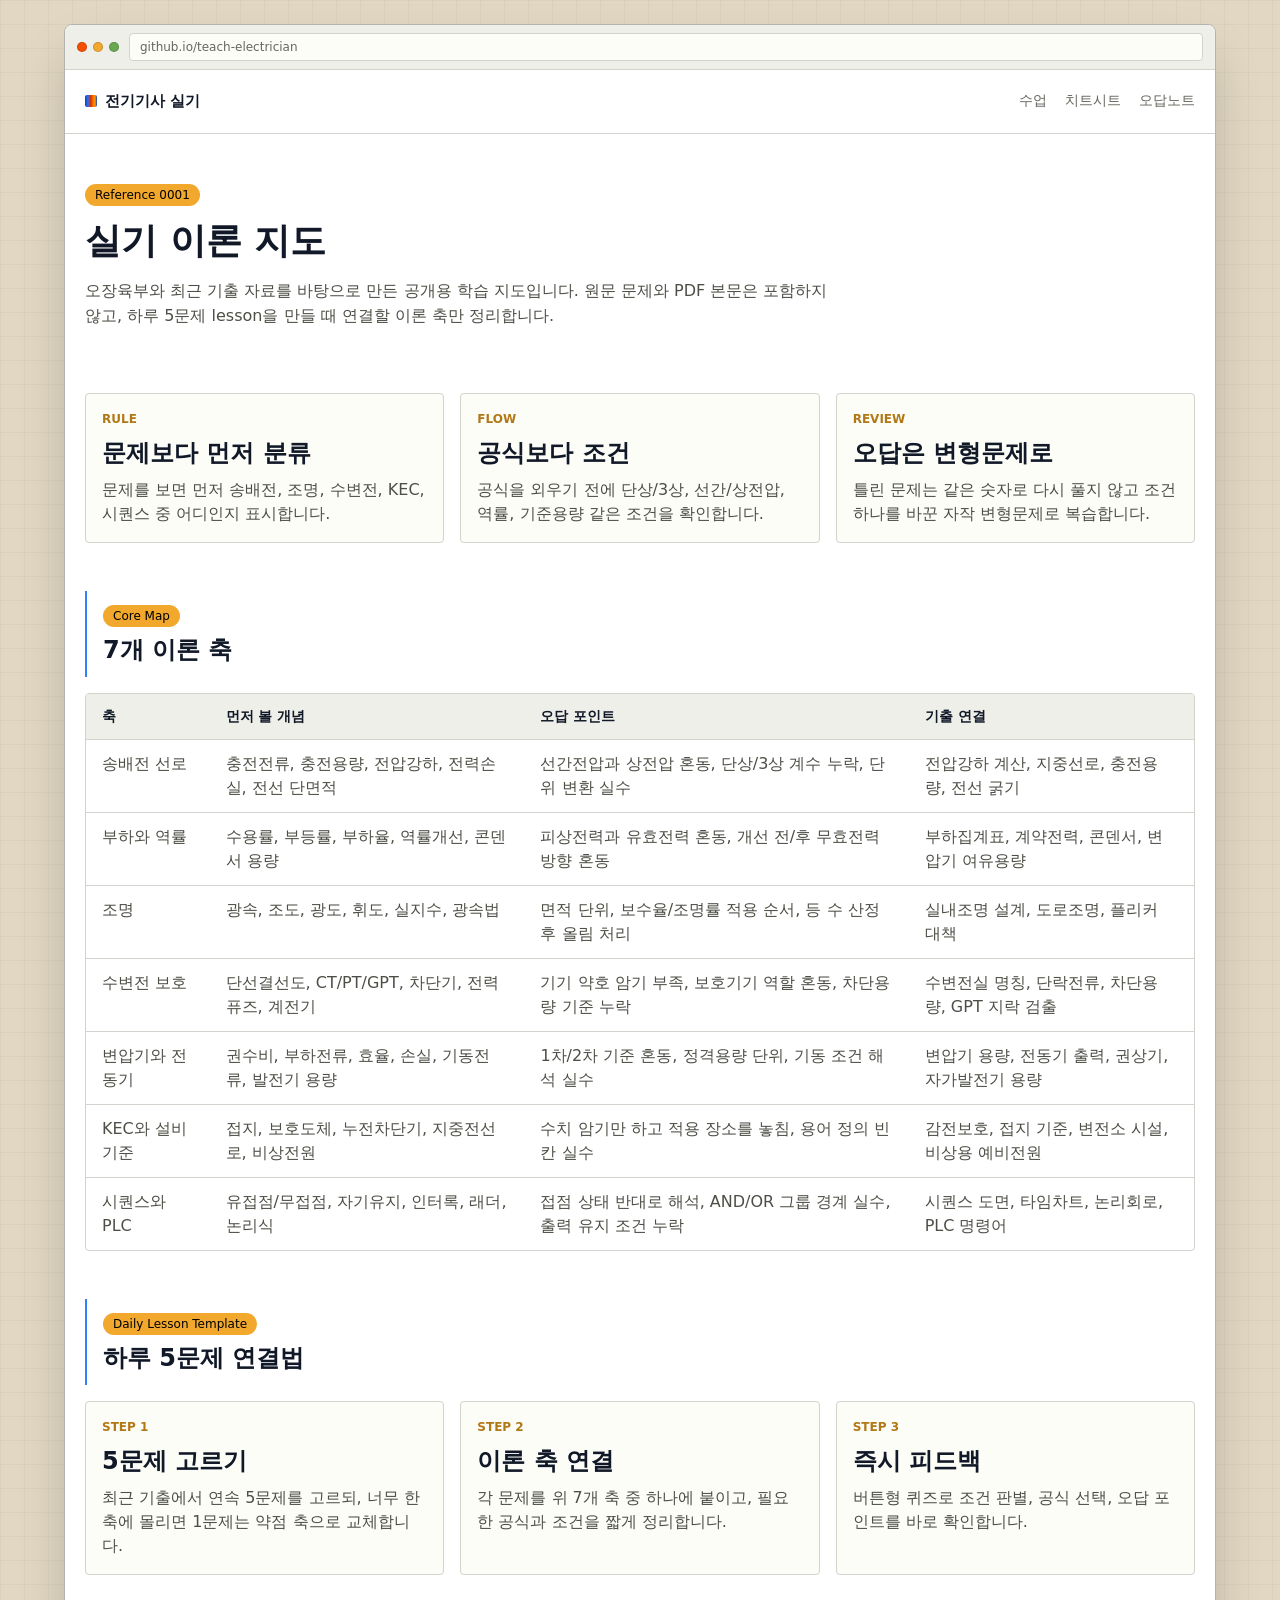
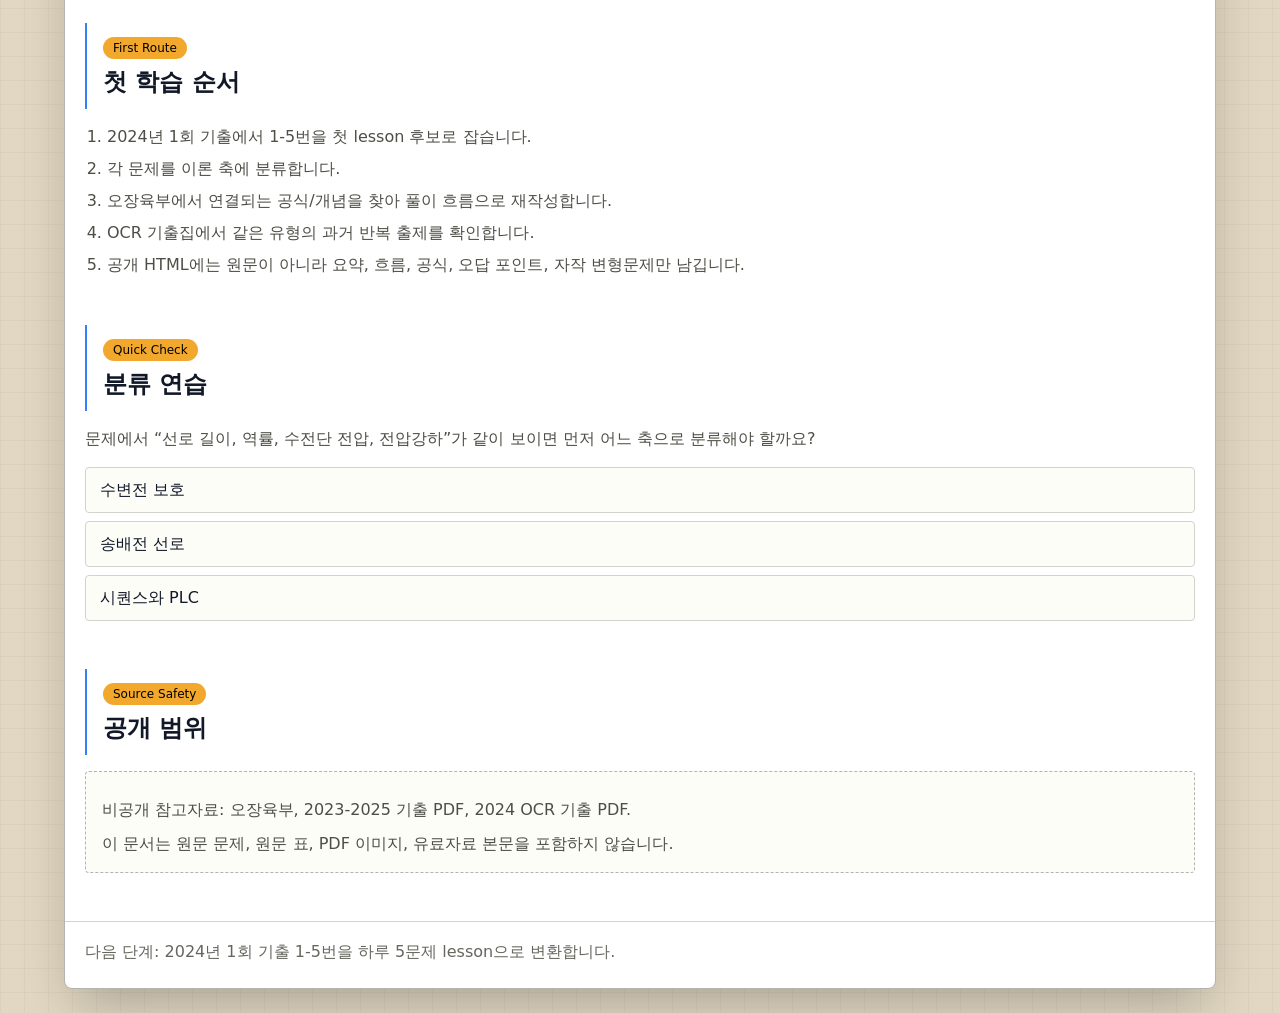
<file: docs/reference/0001-core-theory-map.html>
<!doctype html>
<html lang="ko">
  <head>
    <meta charset="utf-8">
    <meta name="viewport" content="width=device-width, initial-scale=1">
    <link rel="icon" href="data:image/svg+xml,%3Csvg xmlns=%27http://www.w3.org/2000/svg%27 viewBox=%270 0 16 16%27%3E%3Crect width=%2716%27 height=%2716%27 rx=%272%27 fill=%27%23f1a82c%27/%3E%3Cpath d=%27M4 11h8M5 8h6M6 5h4%27 stroke=%27%23111827%27 stroke-width=%271.5%27 stroke-linecap=%27square%27/%3E%3C/svg%3E">
    <title>실기 이론 지도 | 전기기사 실기</title>
    <link rel="stylesheet" href="../assets/style.css">
  </head>
  <body>
    <div class="site-shell">
      <div class="browser-window">
        <div class="browser-titlebar" aria-hidden="true">
          <div class="window-dots"><span></span><span></span><span></span></div>
          <div class="url-bar">github.io/teach-electrician</div>
        </div>
    <header class="site-header">
      <a class="brand" href="../index.html">전기기사 실기</a>
      <nav class="top-nav" aria-label="주요 링크">
        <a href="../lessons/index.html">수업</a>
        <a href="index.html">치트시트</a>
        <a href="../wrong-notes/index.html">오답노트</a>
      </nav>
    </header>

    <main>
      <section class="hero compact">
        <p class="eyebrow">Reference 0001</p>
        <h1>실기 이론 지도</h1>
        <p class="lead">
          오장육부와 최근 기출 자료를 바탕으로 만든 공개용 학습 지도입니다.
          원문 문제와 PDF 본문은 포함하지 않고, 하루 5문제 lesson을 만들 때 연결할 이론 축만 정리합니다.
        </p>
      </section>

      <section class="section">
        <div class="grid three">
          <div class="panel">
            <span class="panel-label">Rule</span>
            <h2>문제보다 먼저 분류</h2>
            <p>문제를 보면 먼저 송배전, 조명, 수변전, KEC, 시퀀스 중 어디인지 표시합니다.</p>
          </div>
          <div class="panel">
            <span class="panel-label">Flow</span>
            <h2>공식보다 조건</h2>
            <p>공식을 외우기 전에 단상/3상, 선간/상전압, 역률, 기준용량 같은 조건을 확인합니다.</p>
          </div>
          <div class="panel">
            <span class="panel-label">Review</span>
            <h2>오답은 변형문제로</h2>
            <p>틀린 문제는 같은 숫자로 다시 풀지 않고 조건 하나를 바꾼 자작 변형문제로 복습합니다.</p>
          </div>
        </div>
      </section>

      <section class="section">
        <div class="section-heading">
          <p class="eyebrow">Core Map</p>
          <h2>7개 이론 축</h2>
        </div>
        <div class="table-wrap">
          <table>
            <thead>
              <tr>
                <th>축</th>
                <th>먼저 볼 개념</th>
                <th>오답 포인트</th>
                <th>기출 연결</th>
              </tr>
            </thead>
            <tbody>
              <tr>
                <td>송배전 선로</td>
                <td>충전전류, 충전용량, 전압강하, 전력손실, 전선 단면적</td>
                <td>선간전압과 상전압 혼동, 단상/3상 계수 누락, 단위 변환 실수</td>
                <td>전압강하 계산, 지중선로, 충전용량, 전선 굵기</td>
              </tr>
              <tr>
                <td>부하와 역률</td>
                <td>수용률, 부등률, 부하율, 역률개선, 콘덴서 용량</td>
                <td>피상전력과 유효전력 혼동, 개선 전/후 무효전력 방향 혼동</td>
                <td>부하집계표, 계약전력, 콘덴서, 변압기 여유용량</td>
              </tr>
              <tr>
                <td>조명</td>
                <td>광속, 조도, 광도, 휘도, 실지수, 광속법</td>
                <td>면적 단위, 보수율/조명률 적용 순서, 등 수 산정 후 올림 처리</td>
                <td>실내조명 설계, 도로조명, 플리커 대책</td>
              </tr>
              <tr>
                <td>수변전 보호</td>
                <td>단선결선도, CT/PT/GPT, 차단기, 전력퓨즈, 계전기</td>
                <td>기기 약호 암기 부족, 보호기기 역할 혼동, 차단용량 기준 누락</td>
                <td>수변전실 명칭, 단락전류, 차단용량, GPT 지락 검출</td>
              </tr>
              <tr>
                <td>변압기와 전동기</td>
                <td>권수비, 부하전류, 효율, 손실, 기동전류, 발전기 용량</td>
                <td>1차/2차 기준 혼동, 정격용량 단위, 기동 조건 해석 실수</td>
                <td>변압기 용량, 전동기 출력, 권상기, 자가발전기 용량</td>
              </tr>
              <tr>
                <td>KEC와 설비 기준</td>
                <td>접지, 보호도체, 누전차단기, 지중전선로, 비상전원</td>
                <td>수치 암기만 하고 적용 장소를 놓침, 용어 정의 빈칸 실수</td>
                <td>감전보호, 접지 기준, 변전소 시설, 비상용 예비전원</td>
              </tr>
              <tr>
                <td>시퀀스와 PLC</td>
                <td>유접점/무접점, 자기유지, 인터록, 래더, 논리식</td>
                <td>접점 상태 반대로 해석, AND/OR 그룹 경계 실수, 출력 유지 조건 누락</td>
                <td>시퀀스 도면, 타임차트, 논리회로, PLC 명령어</td>
              </tr>
            </tbody>
          </table>
        </div>
      </section>

      <section class="section">
        <div class="section-heading">
          <p class="eyebrow">Daily Lesson Template</p>
          <h2>하루 5문제 연결법</h2>
        </div>
        <div class="grid three">
          <div class="panel">
            <span class="panel-label">Step 1</span>
            <h2>5문제 고르기</h2>
            <p>최근 기출에서 연속 5문제를 고르되, 너무 한 축에 몰리면 1문제는 약점 축으로 교체합니다.</p>
          </div>
          <div class="panel">
            <span class="panel-label">Step 2</span>
            <h2>이론 축 연결</h2>
            <p>각 문제를 위 7개 축 중 하나에 붙이고, 필요한 공식과 조건을 짧게 정리합니다.</p>
          </div>
          <div class="panel">
            <span class="panel-label">Step 3</span>
            <h2>즉시 피드백</h2>
            <p>버튼형 퀴즈로 조건 판별, 공식 선택, 오답 포인트를 바로 확인합니다.</p>
          </div>
        </div>
      </section>

      <section class="section">
        <div class="section-heading">
          <p class="eyebrow">First Route</p>
          <h2>첫 학습 순서</h2>
        </div>
        <ol>
          <li>2024년 1회 기출에서 1-5번을 첫 lesson 후보로 잡습니다.</li>
          <li>각 문제를 이론 축에 분류합니다.</li>
          <li>오장육부에서 연결되는 공식/개념을 찾아 풀이 흐름으로 재작성합니다.</li>
          <li>OCR 기출집에서 같은 유형의 과거 반복 출제를 확인합니다.</li>
          <li>공개 HTML에는 원문이 아니라 요약, 흐름, 공식, 오답 포인트, 자작 변형문제만 남깁니다.</li>
        </ol>
      </section>

      <section class="section">
        <div class="section-heading">
          <p class="eyebrow">Quick Check</p>
          <h2>분류 연습</h2>
        </div>
        <p>문제에서 “선로 길이, 역률, 수전단 전압, 전압강하”가 같이 보이면 먼저 어느 축으로 분류해야 할까요?</p>
        <div class="quiz-options">
          <button class="quiz-button" data-correct="false">수변전 보호</button>
          <button class="quiz-button" data-correct="true">송배전 선로</button>
          <button class="quiz-button" data-correct="false">시퀀스와 PLC</button>
        </div>
        <p class="feedback" id="feedback" hidden></p>
      </section>

      <section class="section">
        <div class="section-heading">
          <p class="eyebrow">Source Safety</p>
          <h2>공개 범위</h2>
        </div>
        <div class="empty-state">
          <p>비공개 참고자료: 오장육부, 2023-2025 기출 PDF, 2024 OCR 기출 PDF.</p>
          <p>이 문서는 원문 문제, 원문 표, PDF 이미지, 유료자료 본문을 포함하지 않습니다.</p>
        </div>
      </section>
    </main>

    <footer class="site-footer">
      <p>다음 단계: 2024년 1회 기출 1-5번을 하루 5문제 lesson으로 변환합니다.</p>
    </footer>

    <script>
      const feedback = document.querySelector("#feedback");
      document.querySelectorAll(".quiz-button").forEach((button) => {
        button.addEventListener("click", () => {
          const correct = button.dataset.correct === "true";
          feedback.hidden = false;
          feedback.textContent = correct
            ? "맞습니다. 전압강하와 선로 조건이 보이면 먼저 송배전 선로 축으로 분류합니다."
            : "다시 보세요. 핵심 단서는 선로 길이, 수전단 전압, 전압강하입니다.";
        });
      });
    </script>
      </div>
    </div>
  </body>
</html>
</file>
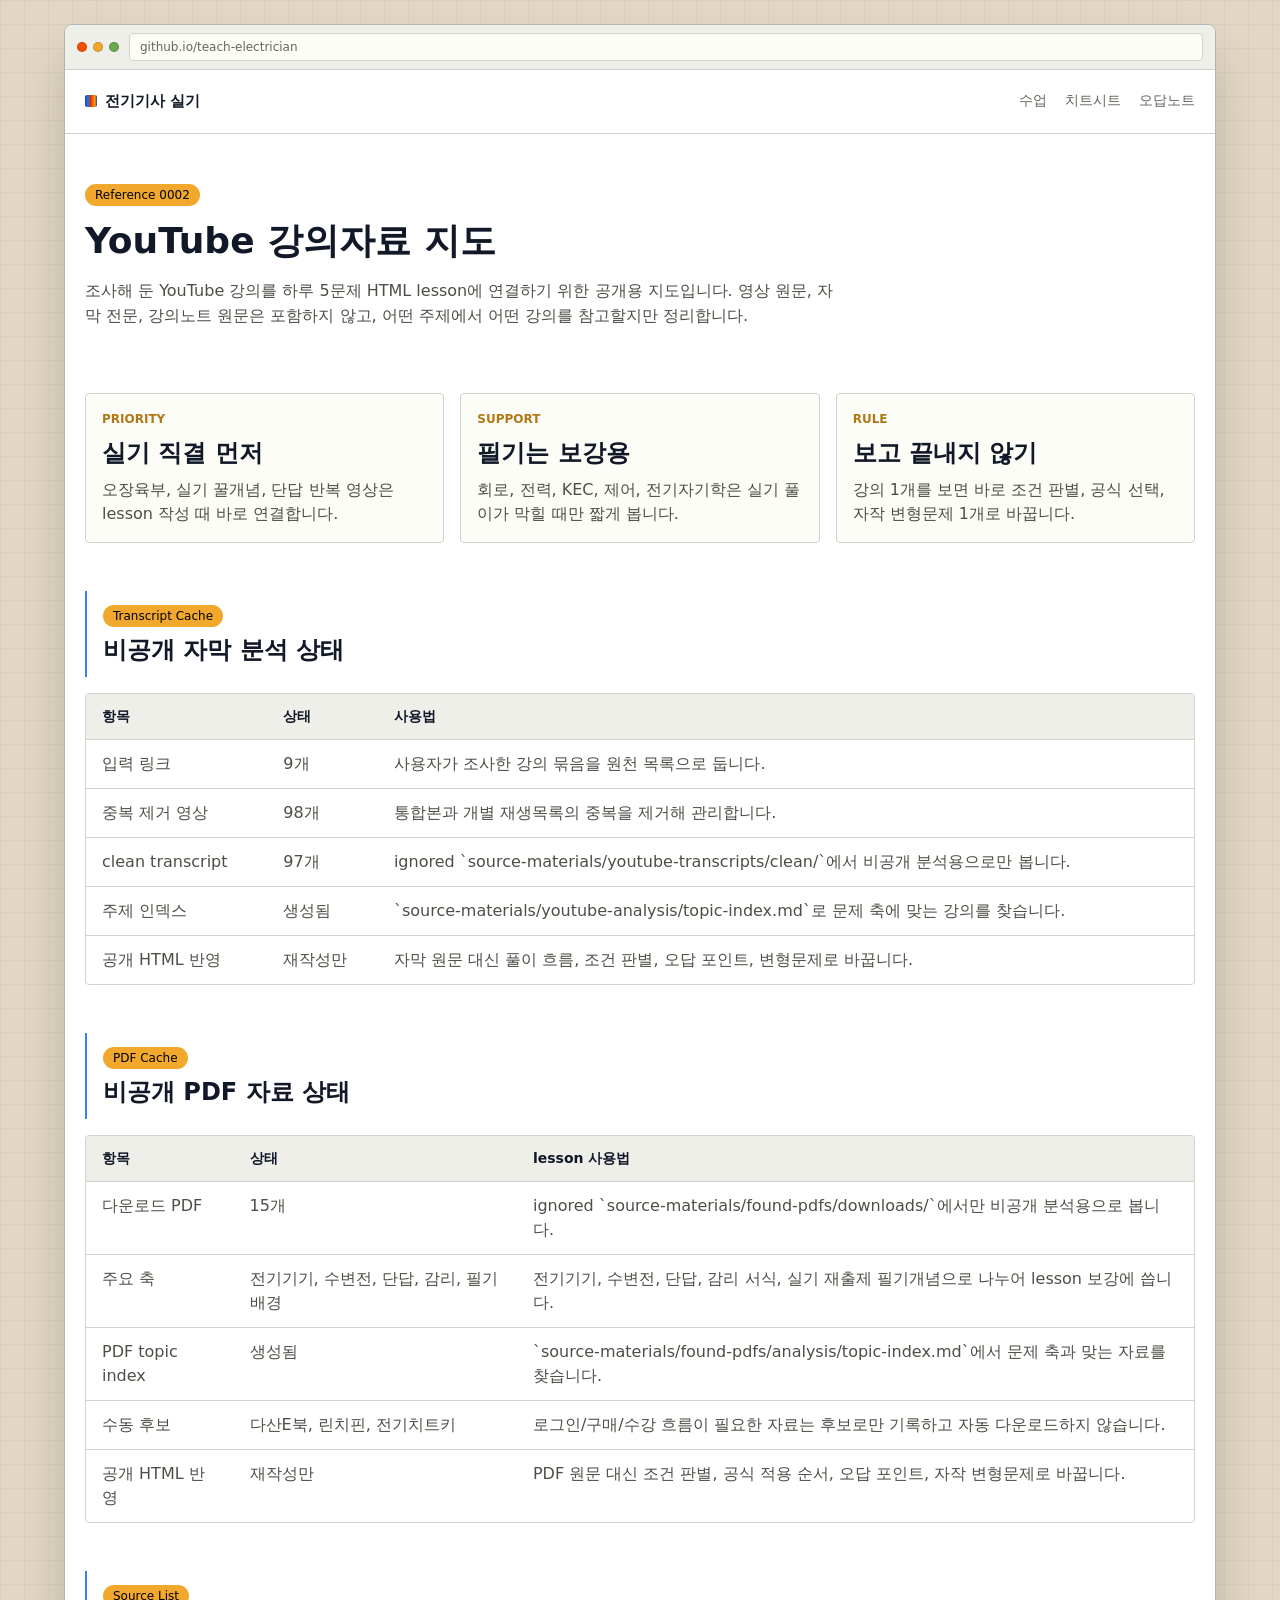
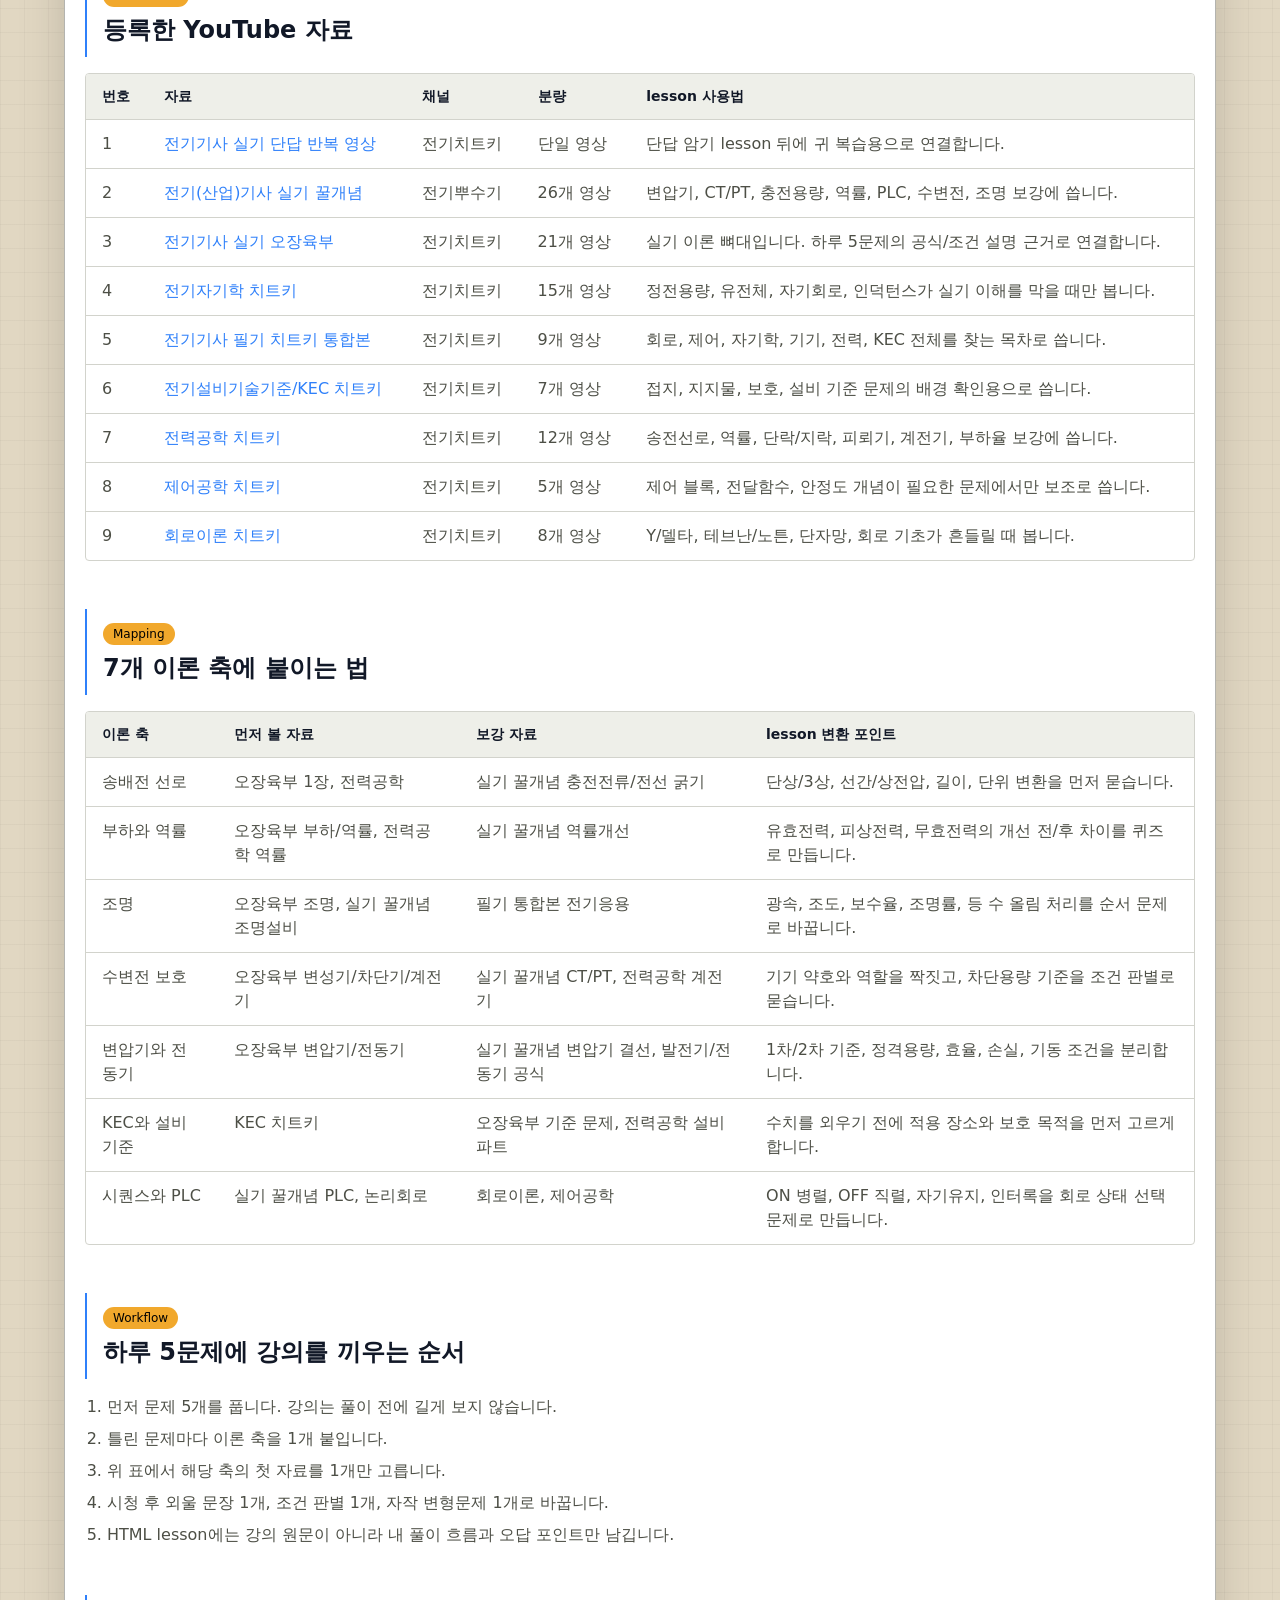
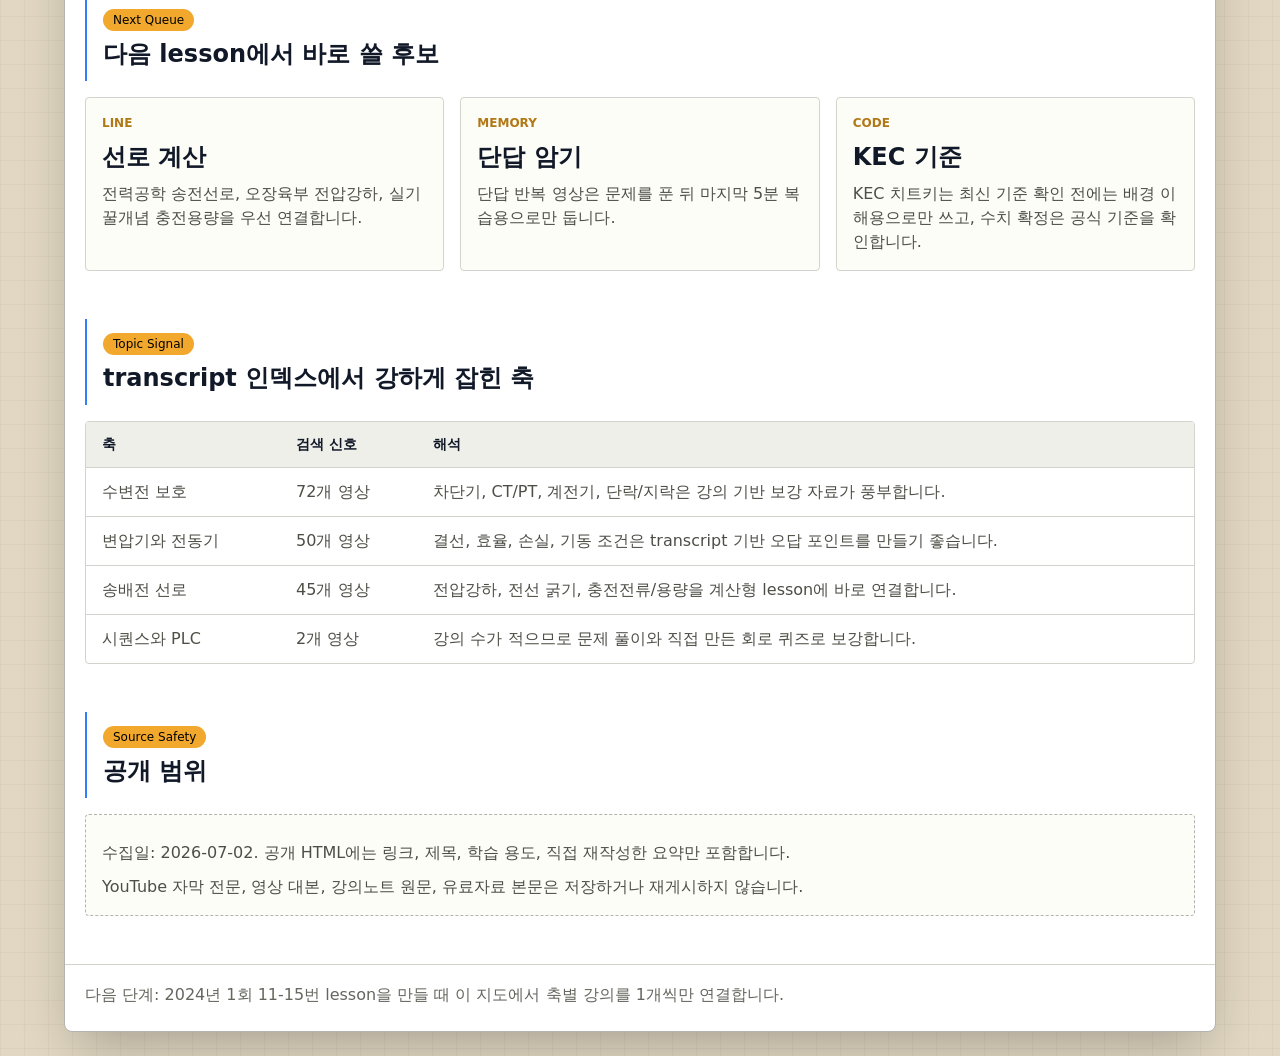
<file: docs/reference/0002-youtube-study-map.html>
<!doctype html>
<html lang="ko">
  <head>
    <meta charset="utf-8">
    <meta name="viewport" content="width=device-width, initial-scale=1">
    <link rel="icon" href="data:image/svg+xml,%3Csvg xmlns=%27http://www.w3.org/2000/svg%27 viewBox=%270 0 16 16%27%3E%3Crect width=%2716%27 height=%2716%27 rx=%272%27 fill=%27%23f1a82c%27/%3E%3Cpath d=%27M4 11h8M5 8h6M6 5h4%27 stroke=%27%23111827%27 stroke-width=%271.5%27 stroke-linecap=%27square%27/%3E%3C/svg%3E">
    <title>YouTube 강의자료 지도 | 전기기사 실기</title>
    <link rel="stylesheet" href="../assets/style.css">
  </head>
  <body>
    <div class="site-shell">
      <div class="browser-window">
        <div class="browser-titlebar" aria-hidden="true">
          <div class="window-dots"><span></span><span></span><span></span></div>
          <div class="url-bar">github.io/teach-electrician</div>
        </div>
    <header class="site-header">
      <a class="brand" href="../index.html">전기기사 실기</a>
      <nav class="top-nav" aria-label="주요 링크">
        <a href="../lessons/index.html">수업</a>
        <a href="index.html">치트시트</a>
        <a href="../wrong-notes/index.html">오답노트</a>
      </nav>
    </header>

    <main>
      <section class="hero compact">
        <p class="eyebrow">Reference 0002</p>
        <h1>YouTube 강의자료 지도</h1>
        <p class="lead">
          조사해 둔 YouTube 강의를 하루 5문제 HTML lesson에 연결하기 위한 공개용 지도입니다.
          영상 원문, 자막 전문, 강의노트 원문은 포함하지 않고, 어떤 주제에서 어떤 강의를 참고할지만 정리합니다.
        </p>
      </section>

      <section class="section">
        <div class="grid three">
          <div class="panel">
            <span class="panel-label">Priority</span>
            <h2>실기 직결 먼저</h2>
            <p>오장육부, 실기 꿀개념, 단답 반복 영상은 lesson 작성 때 바로 연결합니다.</p>
          </div>
          <div class="panel">
            <span class="panel-label">Support</span>
            <h2>필기는 보강용</h2>
            <p>회로, 전력, KEC, 제어, 전기자기학은 실기 풀이가 막힐 때만 짧게 봅니다.</p>
          </div>
          <div class="panel">
            <span class="panel-label">Rule</span>
            <h2>보고 끝내지 않기</h2>
            <p>강의 1개를 보면 바로 조건 판별, 공식 선택, 자작 변형문제 1개로 바꿉니다.</p>
          </div>
        </div>
      </section>

      <section class="section">
        <div class="section-heading">
          <p class="eyebrow">Transcript Cache</p>
          <h2>비공개 자막 분석 상태</h2>
        </div>
        <div class="table-wrap">
          <table>
            <thead>
              <tr>
                <th>항목</th>
                <th>상태</th>
                <th>사용법</th>
              </tr>
            </thead>
            <tbody>
              <tr>
                <td>입력 링크</td>
                <td>9개</td>
                <td>사용자가 조사한 강의 묶음을 원천 목록으로 둡니다.</td>
              </tr>
              <tr>
                <td>중복 제거 영상</td>
                <td>98개</td>
                <td>통합본과 개별 재생목록의 중복을 제거해 관리합니다.</td>
              </tr>
              <tr>
                <td>clean transcript</td>
                <td>97개</td>
                <td>ignored `source-materials/youtube-transcripts/clean/`에서 비공개 분석용으로만 봅니다.</td>
              </tr>
              <tr>
                <td>주제 인덱스</td>
                <td>생성됨</td>
                <td>`source-materials/youtube-analysis/topic-index.md`로 문제 축에 맞는 강의를 찾습니다.</td>
              </tr>
              <tr>
                <td>공개 HTML 반영</td>
                <td>재작성만</td>
                <td>자막 원문 대신 풀이 흐름, 조건 판별, 오답 포인트, 변형문제로 바꿉니다.</td>
              </tr>
            </tbody>
          </table>
        </div>
      </section>

      <section class="section">
        <div class="section-heading">
          <p class="eyebrow">PDF Cache</p>
          <h2>비공개 PDF 자료 상태</h2>
        </div>
        <div class="table-wrap">
          <table>
            <thead>
              <tr>
                <th>항목</th>
                <th>상태</th>
                <th>lesson 사용법</th>
              </tr>
            </thead>
            <tbody>
              <tr>
                <td>다운로드 PDF</td>
                <td>15개</td>
                <td>ignored `source-materials/found-pdfs/downloads/`에서만 비공개 분석용으로 봅니다.</td>
              </tr>
              <tr>
                <td>주요 축</td>
                <td>전기기기, 수변전, 단답, 감리, 필기배경</td>
                <td>전기기기, 수변전, 단답, 감리 서식, 실기 재출제 필기개념으로 나누어 lesson 보강에 씁니다.</td>
              </tr>
              <tr>
                <td>PDF topic index</td>
                <td>생성됨</td>
                <td>`source-materials/found-pdfs/analysis/topic-index.md`에서 문제 축과 맞는 자료를 찾습니다.</td>
              </tr>
              <tr>
                <td>수동 후보</td>
                <td>다산E북, 린치핀, 전기치트키</td>
                <td>로그인/구매/수강 흐름이 필요한 자료는 후보로만 기록하고 자동 다운로드하지 않습니다.</td>
              </tr>
              <tr>
                <td>공개 HTML 반영</td>
                <td>재작성만</td>
                <td>PDF 원문 대신 조건 판별, 공식 적용 순서, 오답 포인트, 자작 변형문제로 바꿉니다.</td>
              </tr>
            </tbody>
          </table>
        </div>
      </section>

      <section class="section">
        <div class="section-heading">
          <p class="eyebrow">Source List</p>
          <h2>등록한 YouTube 자료</h2>
        </div>
        <div class="table-wrap">
          <table>
            <thead>
              <tr>
                <th>번호</th>
                <th>자료</th>
                <th>채널</th>
                <th>분량</th>
                <th>lesson 사용법</th>
              </tr>
            </thead>
            <tbody>
              <tr>
                <td>1</td>
                <td><a href="https://www.youtube.com/watch?v=VZFkDRh__1Y">전기기사 실기 단답 반복 영상</a></td>
                <td>전기치트키</td>
                <td>단일 영상</td>
                <td>단답 암기 lesson 뒤에 귀 복습용으로 연결합니다.</td>
              </tr>
              <tr>
                <td>2</td>
                <td><a href="https://www.youtube.com/playlist?list=PLima8mAJzF2h7hRK5sdK-78BCJuPY9SY6">전기(산업)기사 실기 꿀개념</a></td>
                <td>전기뿌수기</td>
                <td>26개 영상</td>
                <td>변압기, CT/PT, 충전용량, 역률, PLC, 수변전, 조명 보강에 씁니다.</td>
              </tr>
              <tr>
                <td>3</td>
                <td><a href="https://www.youtube.com/playlist?list=PLH_dx62QqZfy2zJb2GvcgjhDUrhPKUIA2">전기기사 실기 오장육부</a></td>
                <td>전기치트키</td>
                <td>21개 영상</td>
                <td>실기 이론 뼈대입니다. 하루 5문제의 공식/조건 설명 근거로 연결합니다.</td>
              </tr>
              <tr>
                <td>4</td>
                <td><a href="https://www.youtube.com/watch?v=AvihFwHmolY&amp;list=PLH_dx62QqZfx5ruVB54WPKu8VMhL1EjqP">전기자기학 치트키</a></td>
                <td>전기치트키</td>
                <td>15개 영상</td>
                <td>정전용량, 유전체, 자기회로, 인덕턴스가 실기 이해를 막을 때만 봅니다.</td>
              </tr>
              <tr>
                <td>5</td>
                <td><a href="https://www.youtube.com/watch?v=1QTbtktfZ_c&amp;list=PLH_dx62QqZfxkPezoRY7IfGtGwqWK9li1">전기기사 필기 치트키 통합본</a></td>
                <td>전기치트키</td>
                <td>9개 영상</td>
                <td>회로, 제어, 자기학, 기기, 전력, KEC 전체를 찾는 목차로 씁니다.</td>
              </tr>
              <tr>
                <td>6</td>
                <td><a href="https://www.youtube.com/watch?v=8rXjMMHiQl4&amp;list=PLH_dx62QqZfwJeGUvlHlITXCaqAM1ug6V">전기설비기술기준/KEC 치트키</a></td>
                <td>전기치트키</td>
                <td>7개 영상</td>
                <td>접지, 지지물, 보호, 설비 기준 문제의 배경 확인용으로 씁니다.</td>
              </tr>
              <tr>
                <td>7</td>
                <td><a href="https://www.youtube.com/watch?v=iQ3yXm0TjvQ&amp;list=PLH_dx62QqZfzUKFRuOHedxo8-dDQh5vNp">전력공학 치트키</a></td>
                <td>전기치트키</td>
                <td>12개 영상</td>
                <td>송전선로, 역률, 단락/지락, 피뢰기, 계전기, 부하율 보강에 씁니다.</td>
              </tr>
              <tr>
                <td>8</td>
                <td><a href="https://www.youtube.com/watch?v=yLE3DQ_rmwc&amp;list=PLH_dx62QqZfwEaR5XLzX9NFJygJdCM1wK">제어공학 치트키</a></td>
                <td>전기치트키</td>
                <td>5개 영상</td>
                <td>제어 블록, 전달함수, 안정도 개념이 필요한 문제에서만 보조로 씁니다.</td>
              </tr>
              <tr>
                <td>9</td>
                <td><a href="https://www.youtube.com/watch?v=1QTbtktfZ_c&amp;list=PLH_dx62QqZfwlb2buGt7Bp-UnE4y6syQb">회로이론 치트키</a></td>
                <td>전기치트키</td>
                <td>8개 영상</td>
                <td>Y/델타, 테브난/노튼, 단자망, 회로 기초가 흔들릴 때 봅니다.</td>
              </tr>
            </tbody>
          </table>
        </div>
      </section>

      <section class="section">
        <div class="section-heading">
          <p class="eyebrow">Mapping</p>
          <h2>7개 이론 축에 붙이는 법</h2>
        </div>
        <div class="table-wrap">
          <table>
            <thead>
              <tr>
                <th>이론 축</th>
                <th>먼저 볼 자료</th>
                <th>보강 자료</th>
                <th>lesson 변환 포인트</th>
              </tr>
            </thead>
            <tbody>
              <tr>
                <td>송배전 선로</td>
                <td>오장육부 1장, 전력공학</td>
                <td>실기 꿀개념 충전전류/전선 굵기</td>
                <td>단상/3상, 선간/상전압, 길이, 단위 변환을 먼저 묻습니다.</td>
              </tr>
              <tr>
                <td>부하와 역률</td>
                <td>오장육부 부하/역률, 전력공학 역률</td>
                <td>실기 꿀개념 역률개선</td>
                <td>유효전력, 피상전력, 무효전력의 개선 전/후 차이를 퀴즈로 만듭니다.</td>
              </tr>
              <tr>
                <td>조명</td>
                <td>오장육부 조명, 실기 꿀개념 조명설비</td>
                <td>필기 통합본 전기응용</td>
                <td>광속, 조도, 보수율, 조명률, 등 수 올림 처리를 순서 문제로 바꿉니다.</td>
              </tr>
              <tr>
                <td>수변전 보호</td>
                <td>오장육부 변성기/차단기/계전기</td>
                <td>실기 꿀개념 CT/PT, 전력공학 계전기</td>
                <td>기기 약호와 역할을 짝짓고, 차단용량 기준을 조건 판별로 묻습니다.</td>
              </tr>
              <tr>
                <td>변압기와 전동기</td>
                <td>오장육부 변압기/전동기</td>
                <td>실기 꿀개념 변압기 결선, 발전기/전동기 공식</td>
                <td>1차/2차 기준, 정격용량, 효율, 손실, 기동 조건을 분리합니다.</td>
              </tr>
              <tr>
                <td>KEC와 설비 기준</td>
                <td>KEC 치트키</td>
                <td>오장육부 기준 문제, 전력공학 설비 파트</td>
                <td>수치를 외우기 전에 적용 장소와 보호 목적을 먼저 고르게 합니다.</td>
              </tr>
              <tr>
                <td>시퀀스와 PLC</td>
                <td>실기 꿀개념 PLC, 논리회로</td>
                <td>회로이론, 제어공학</td>
                <td>ON 병렬, OFF 직렬, 자기유지, 인터록을 회로 상태 선택 문제로 만듭니다.</td>
              </tr>
            </tbody>
          </table>
        </div>
      </section>

      <section class="section">
        <div class="section-heading">
          <p class="eyebrow">Workflow</p>
          <h2>하루 5문제에 강의를 끼우는 순서</h2>
        </div>
        <ol>
          <li>먼저 문제 5개를 풉니다. 강의는 풀이 전에 길게 보지 않습니다.</li>
          <li>틀린 문제마다 이론 축을 1개 붙입니다.</li>
          <li>위 표에서 해당 축의 첫 자료를 1개만 고릅니다.</li>
          <li>시청 후 외울 문장 1개, 조건 판별 1개, 자작 변형문제 1개로 바꿉니다.</li>
          <li>HTML lesson에는 강의 원문이 아니라 내 풀이 흐름과 오답 포인트만 남깁니다.</li>
        </ol>
      </section>

      <section class="section">
        <div class="section-heading">
          <p class="eyebrow">Next Queue</p>
          <h2>다음 lesson에서 바로 쓸 후보</h2>
        </div>
        <div class="grid three">
          <div class="panel">
            <span class="panel-label">Line</span>
            <h2>선로 계산</h2>
            <p>전력공학 송전선로, 오장육부 전압강하, 실기 꿀개념 충전용량을 우선 연결합니다.</p>
          </div>
          <div class="panel">
            <span class="panel-label">Memory</span>
            <h2>단답 암기</h2>
            <p>단답 반복 영상은 문제를 푼 뒤 마지막 5분 복습용으로만 둡니다.</p>
          </div>
          <div class="panel">
            <span class="panel-label">Code</span>
            <h2>KEC 기준</h2>
            <p>KEC 치트키는 최신 기준 확인 전에는 배경 이해용으로만 쓰고, 수치 확정은 공식 기준을 확인합니다.</p>
          </div>
        </div>
      </section>

      <section class="section">
        <div class="section-heading">
          <p class="eyebrow">Topic Signal</p>
          <h2>transcript 인덱스에서 강하게 잡힌 축</h2>
        </div>
        <div class="table-wrap">
          <table>
            <thead>
              <tr>
                <th>축</th>
                <th>검색 신호</th>
                <th>해석</th>
              </tr>
            </thead>
            <tbody>
              <tr>
                <td>수변전 보호</td>
                <td>72개 영상</td>
                <td>차단기, CT/PT, 계전기, 단락/지락은 강의 기반 보강 자료가 풍부합니다.</td>
              </tr>
              <tr>
                <td>변압기와 전동기</td>
                <td>50개 영상</td>
                <td>결선, 효율, 손실, 기동 조건은 transcript 기반 오답 포인트를 만들기 좋습니다.</td>
              </tr>
              <tr>
                <td>송배전 선로</td>
                <td>45개 영상</td>
                <td>전압강하, 전선 굵기, 충전전류/용량을 계산형 lesson에 바로 연결합니다.</td>
              </tr>
              <tr>
                <td>시퀀스와 PLC</td>
                <td>2개 영상</td>
                <td>강의 수가 적으므로 문제 풀이와 직접 만든 회로 퀴즈로 보강합니다.</td>
              </tr>
            </tbody>
          </table>
        </div>
      </section>

      <section class="section">
        <div class="section-heading">
          <p class="eyebrow">Source Safety</p>
          <h2>공개 범위</h2>
        </div>
        <div class="empty-state">
          <p>수집일: 2026-07-02. 공개 HTML에는 링크, 제목, 학습 용도, 직접 재작성한 요약만 포함합니다.</p>
          <p>YouTube 자막 전문, 영상 대본, 강의노트 원문, 유료자료 본문은 저장하거나 재게시하지 않습니다.</p>
        </div>
      </section>
    </main>

    <footer class="site-footer">
      <p>다음 단계: 2024년 1회 11-15번 lesson을 만들 때 이 지도에서 축별 강의를 1개씩만 연결합니다.</p>
    </footer>
      </div>
    </div>
  </body>
</html>
</file>
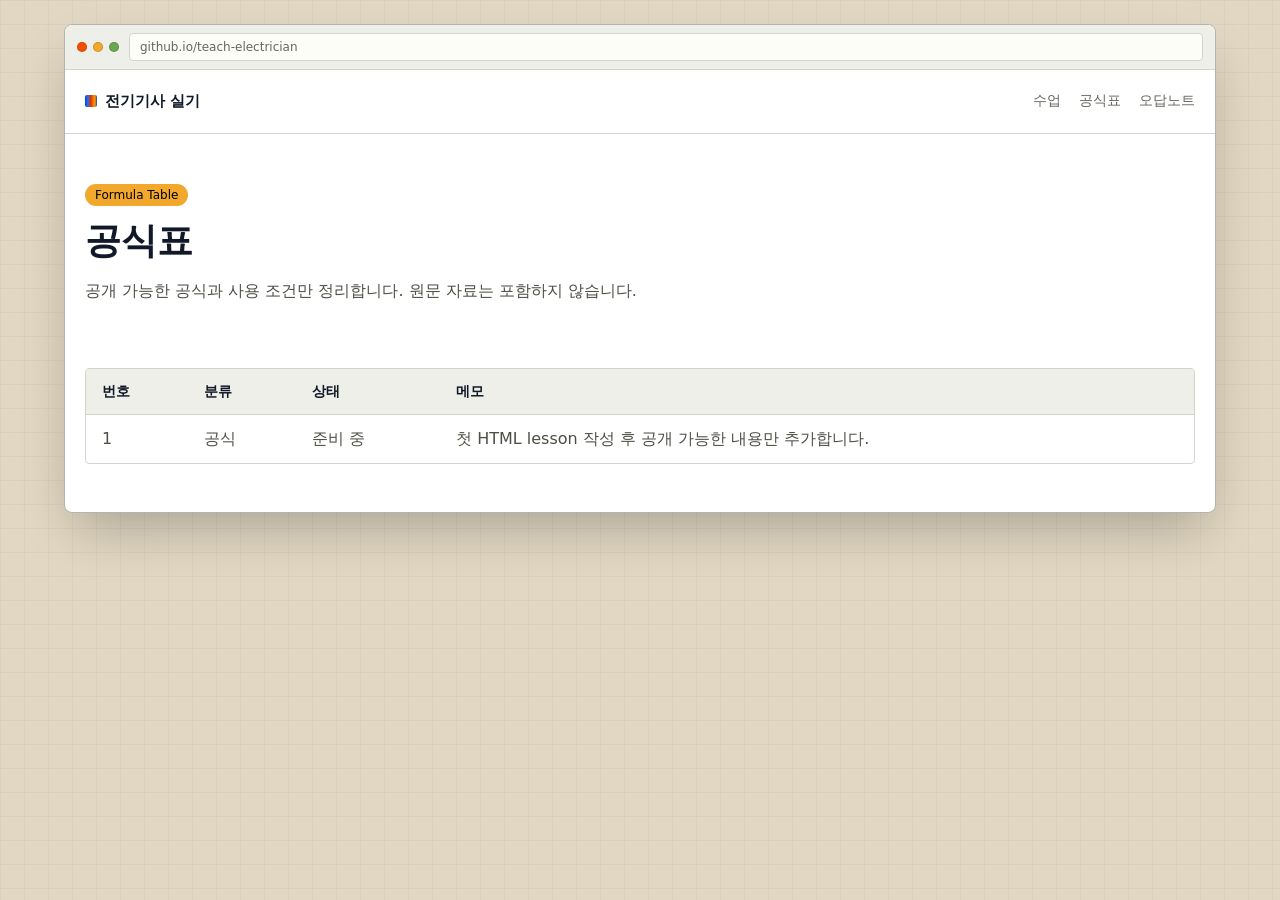
<file: docs/reference/formulas.html>
<!doctype html>
<html lang="ko">
  <head>
    <meta charset="utf-8">
    <meta name="viewport" content="width=device-width, initial-scale=1">
    <link rel="icon" href="data:image/svg+xml,%3Csvg xmlns=%27http://www.w3.org/2000/svg%27 viewBox=%270 0 16 16%27%3E%3Crect width=%2716%27 height=%2716%27 rx=%272%27 fill=%27%23f1a82c%27/%3E%3Cpath d=%27M4 11h8M5 8h6M6 5h4%27 stroke=%27%23111827%27 stroke-width=%271.5%27 stroke-linecap=%27square%27/%3E%3C/svg%3E">
    <title>공식표 | 전기기사 실기</title>
    <link rel="stylesheet" href="../assets/style.css">
  </head>
  <body>
    <div class="site-shell">
      <div class="browser-window">
        <div class="browser-titlebar" aria-hidden="true">
          <div class="window-dots"><span></span><span></span><span></span></div>
          <div class="url-bar">github.io/teach-electrician</div>
        </div>
    <header class="site-header">
      <a class="brand" href="../index.html">전기기사 실기</a>
      <nav class="top-nav" aria-label="주요 링크">
        <a href="../lessons/index.html">수업</a>
        <a href="formulas.html">공식표</a>
        <a href="../wrong-notes/index.html">오답노트</a>
      </nav>
    </header>

    <main>
      <section class="hero compact">
        <p class="eyebrow">Formula Table</p>
        <h1>공식표</h1>
        <p class="lead">공개 가능한 공식과 사용 조건만 정리합니다. 원문 자료는 포함하지 않습니다.</p>
      </section>

      <section class="section">
        <div class="table-wrap">
          <table>
            <thead>
              <tr>
                <th>번호</th>
                <th>분류</th>
                <th>상태</th>
                <th>메모</th>
              </tr>
            </thead>
            <tbody>
              <tr>
                <td>1</td>
                <td>공식</td>
                <td>준비 중</td>
                <td>첫 HTML lesson 작성 후 공개 가능한 내용만 추가합니다.</td>
              </tr>
            </tbody>
          </table>
        </div>
      </section>
    </main>
      </div>
    </div>
  </body>
</html>
</file>
<file: docs/assets/style.css>
:root {
  color-scheme: light;
  --desktop: #e1d7c2;
  --browser: #ffffff;
  --paper: #fdfdf8;
  --linen: #eeefe9;
  --hover: #e5e7e0;
  --line: #d2d3cc;
  --line-strong: #b3b3af;
  --ink: #111827;
  --bark: #23251d;
  --text: #4d4f46;
  --muted: #65675e;
  --soft: #9ea096;
  --amber: #f1a82c;
  --saffron: #b17816;
  --cobalt: #2f80fa;
  --ember: #f54e00;
  --fern: #6aa84f;
  --ok: #6aa84f;
  --shadow-window: 0 25px 50px -12px rgba(0, 0, 0, 0.25);
  --radius: 4px;
  --radius-window: 8px;
  --radius-pill: 9999px;
  --max-width: 1200px;
  --font-sans: "IBM Plex Sans", ui-sans-serif, system-ui, -apple-system, BlinkMacSystemFont, "Segoe UI", sans-serif;
  --font-code: "Source Code Pro", ui-monospace, SFMono-Regular, Menlo, Monaco, Consolas, monospace;
}

* {
  box-sizing: border-box;
}

body {
  margin: 0;
  background:
    linear-gradient(rgba(35, 37, 29, 0.035) 1px, transparent 1px),
    linear-gradient(90deg, rgba(35, 37, 29, 0.035) 1px, transparent 1px),
    var(--desktop);
  background-size: 24px 24px;
  color: var(--text);
  font-family: var(--font-sans);
  font-size: 16px;
  letter-spacing: 0;
  line-height: 1.5;
}

a {
  color: var(--cobalt);
  font-weight: 500;
  text-decoration: none;
}

a:hover {
  text-decoration: underline;
  text-underline-offset: 0.18em;
}

.site-shell {
  margin: 0 auto;
  max-width: var(--max-width);
  padding: 24px;
}

.browser-window {
  background: var(--browser);
  border: 1px solid var(--line-strong);
  border-radius: var(--radius-window);
  box-shadow: var(--shadow-window);
  overflow: hidden;
}

.browser-titlebar {
  align-items: center;
  background: var(--linen);
  border-bottom: 1px solid var(--line);
  display: flex;
  gap: 10px;
  min-height: 42px;
  padding: 8px 12px;
}

.window-dots {
  display: flex;
  gap: 6px;
}

.window-dots span {
  border: 1px solid rgba(17, 24, 39, 0.18);
  border-radius: var(--radius-pill);
  display: block;
  height: 10px;
  width: 10px;
}

.window-dots span:nth-child(1) {
  background: var(--ember);
}

.window-dots span:nth-child(2) {
  background: var(--amber);
}

.window-dots span:nth-child(3) {
  background: var(--fern);
}

.url-bar {
  background: var(--paper);
  border: 1px solid var(--line);
  border-radius: var(--radius);
  color: var(--muted);
  flex: 1;
  font-size: 12px;
  line-height: 1.5;
  min-width: 0;
  overflow: hidden;
  padding: 4px 10px;
  text-overflow: ellipsis;
  white-space: nowrap;
}

.site-header {
  align-items: center;
  background: var(--browser);
  border-bottom: 1px solid var(--line);
  display: flex;
  gap: 24px;
  justify-content: space-between;
  padding: 16px 20px;
}

.brand {
  color: var(--ink);
  font-size: 15px;
  font-weight: 700;
  text-decoration: none;
}

.brand::before {
  background: linear-gradient(90deg, #0143cb, #2b6ff4 24%, #d23401 47%, #ff6500 66%, #fba000 83%, #0143cb);
  border-radius: 2px;
  content: "";
  display: inline-block;
  height: 12px;
  margin-right: 8px;
  vertical-align: -1px;
  width: 12px;
}

.top-nav {
  display: flex;
  flex-wrap: wrap;
  gap: 18px;
  justify-content: flex-end;
}

.top-nav a {
  border-bottom: 2px solid transparent;
  color: var(--muted);
  font-size: 14px;
  font-weight: 500;
  padding: 4px 0;
  text-decoration: none;
}

.top-nav a:focus,
.top-nav a:hover {
  border-bottom-color: var(--cobalt);
  color: var(--ink);
  outline: none;
}

main {
  padding: 0 20px 48px;
}

.hero {
  padding: 48px 0 32px;
}

.hero.compact {
  padding-bottom: 16px;
}

.eyebrow {
  background: var(--amber);
  border-radius: var(--radius-pill);
  color: #000000;
  display: inline-block;
  font-size: 12px;
  font-weight: 500;
  line-height: 1.5;
  margin: 0 0 12px;
  padding: 2px 10px;
}

h1,
h2 {
  color: var(--ink);
  line-height: 1.25;
  margin: 0;
}

h1 {
  font-size: 36px;
  font-weight: 600;
  max-width: 840px;
}

h2 {
  font-size: 24px;
  font-weight: 600;
}

p {
  margin: 0;
}

ol {
  color: var(--text);
  margin: 0;
  padding-left: 22px;
}

li + li {
  margin-top: 8px;
}

.lead {
  color: var(--text);
  font-size: 16px;
  line-height: 1.56;
  margin: 16px 0 0;
  max-width: 760px;
}

.grid {
  display: grid;
  gap: 16px;
}

.grid.three {
  grid-template-columns: repeat(3, minmax(0, 1fr));
}

.panel {
  background: var(--paper);
  border: 1px solid var(--line);
  border-radius: var(--radius);
  padding: 16px;
}

.link-panel {
  color: var(--ink);
  min-height: 160px;
  text-decoration: none;
}

.link-panel:focus,
.link-panel:hover {
  background: var(--hover);
  border-color: var(--cobalt);
  outline: 2px solid rgba(47, 128, 250, 0.2);
  text-decoration: none;
}

.panel-label {
  color: var(--saffron);
  display: block;
  font-size: 12px;
  font-weight: 600;
  line-height: 1.5;
  margin-bottom: 10px;
  text-transform: uppercase;
}

.panel p,
.empty-state p {
  color: var(--text);
  margin-top: 10px;
}

.section {
  margin-top: 48px;
}

.section-heading {
  border-left: 2px solid var(--cobalt);
  margin-bottom: 16px;
  padding: 12px 0 12px 16px;
}

.section-heading .eyebrow {
  margin-bottom: 8px;
}

.empty-state {
  background: var(--paper);
  border: 1px dashed var(--line-strong);
  border-radius: var(--radius);
  padding: 16px;
}

.table-wrap {
  background: var(--browser);
  border: 1px solid var(--line);
  border-radius: var(--radius);
  overflow-x: auto;
}

table {
  border-collapse: collapse;
  min-width: 640px;
  width: 100%;
}

th,
td {
  border-bottom: 1px solid var(--line);
  padding: 12px 16px;
  text-align: left;
  vertical-align: top;
}

th {
  background: var(--linen);
  color: var(--ink);
  font-size: 14px;
  font-weight: 600;
}

td {
  color: var(--text);
}

tr:last-child td {
  border-bottom: 0;
}

.link-list {
  display: grid;
  gap: 8px;
  list-style: none;
  margin: 0;
  padding: 0;
}

.link-list a {
  align-items: center;
  background: var(--paper);
  border: 1px solid var(--line);
  border-radius: var(--radius);
  color: var(--ink);
  display: flex;
  font-weight: 500;
  min-height: 48px;
  padding: 10px 14px;
  text-decoration: none;
}

.link-list a:focus,
.link-list a:hover {
  background: var(--hover);
  border-color: var(--cobalt);
  outline: 2px solid rgba(47, 128, 250, 0.2);
}

.quiz-options {
  display: grid;
  gap: 8px;
  margin: 16px 0;
}

.quiz-button {
  background: var(--paper);
  border: 1px solid var(--line);
  border-radius: var(--radius);
  color: var(--ink);
  cursor: pointer;
  font: inherit;
  font-weight: 500;
  min-height: 46px;
  padding: 10px 14px;
  text-align: left;
}

.quiz-button:focus,
.quiz-button:hover {
  background: var(--hover);
  border-color: var(--cobalt);
  outline: 2px solid rgba(47, 128, 250, 0.2);
}

.feedback {
  background: #f3f8ef;
  border: 1px solid rgba(106, 168, 79, 0.45);
  border-left: 2px solid var(--ok);
  border-radius: var(--radius);
  margin-top: 14px;
  padding: 12px 14px;
}

.site-footer {
  border-top: 1px solid var(--line);
  color: var(--muted);
  padding: 18px 20px 24px;
}

code {
  background: var(--paper);
  border: 1px solid var(--line);
  border-radius: var(--radius);
  color: var(--bark);
  font-family: var(--font-code);
  font-size: 14px;
  padding: 1px 4px;
}

@media (max-width: 780px) {
  .site-shell {
    padding: 12px;
  }

  .browser-titlebar {
    min-height: 38px;
  }

  .site-header {
    align-items: flex-start;
    flex-direction: column;
    gap: 10px;
  }

  .top-nav {
    gap: 14px;
    justify-content: flex-start;
  }

  main {
    padding: 0 16px 36px;
  }

  .grid.three {
    grid-template-columns: 1fr;
  }

  .hero {
    padding-top: 34px;
  }

  h1 {
    font-size: 30px;
  }
}
</file>
<file: assets/style.css>
:root {
  color-scheme: light;
  --desktop: #e1d7c2;
  --browser: #ffffff;
  --paper: #fdfdf8;
  --linen: #eeefe9;
  --hover: #e5e7e0;
  --line: #d2d3cc;
  --line-strong: #b3b3af;
  --ink: #111827;
  --bark: #23251d;
  --text: #4d4f46;
  --muted: #65675e;
  --soft: #9ea096;
  --amber: #f1a82c;
  --saffron: #b17816;
  --cobalt: #2f80fa;
  --ember: #f54e00;
  --fern: #6aa84f;
  --ok: #6aa84f;
  --shadow-window: 0 25px 50px -12px rgba(0, 0, 0, 0.25);
  --radius: 4px;
  --radius-window: 8px;
  --radius-pill: 9999px;
  --max-width: 1200px;
  --font-sans: "IBM Plex Sans", ui-sans-serif, system-ui, -apple-system, BlinkMacSystemFont, "Segoe UI", sans-serif;
  --font-code: "Source Code Pro", ui-monospace, SFMono-Regular, Menlo, Monaco, Consolas, monospace;
}

* {
  box-sizing: border-box;
}

body {
  margin: 0;
  background:
    linear-gradient(rgba(35, 37, 29, 0.035) 1px, transparent 1px),
    linear-gradient(90deg, rgba(35, 37, 29, 0.035) 1px, transparent 1px),
    var(--desktop);
  background-size: 24px 24px;
  color: var(--text);
  font-family: var(--font-sans);
  font-size: 16px;
  letter-spacing: 0;
  line-height: 1.5;
}

a {
  color: var(--cobalt);
  font-weight: 500;
  text-decoration: none;
}

a:hover {
  text-decoration: underline;
  text-underline-offset: 0.18em;
}

.site-shell {
  margin: 0 auto;
  max-width: var(--max-width);
  padding: 24px;
}

.browser-window {
  background: var(--browser);
  border: 1px solid var(--line-strong);
  border-radius: var(--radius-window);
  box-shadow: var(--shadow-window);
  overflow: hidden;
}

.browser-titlebar {
  align-items: center;
  background: var(--linen);
  border-bottom: 1px solid var(--line);
  display: flex;
  gap: 10px;
  min-height: 42px;
  padding: 8px 12px;
}

.window-dots {
  display: flex;
  gap: 6px;
}

.window-dots span {
  border: 1px solid rgba(17, 24, 39, 0.18);
  border-radius: var(--radius-pill);
  display: block;
  height: 10px;
  width: 10px;
}

.window-dots span:nth-child(1) {
  background: var(--ember);
}

.window-dots span:nth-child(2) {
  background: var(--amber);
}

.window-dots span:nth-child(3) {
  background: var(--fern);
}

.url-bar {
  background: var(--paper);
  border: 1px solid var(--line);
  border-radius: var(--radius);
  color: var(--muted);
  flex: 1;
  font-size: 12px;
  line-height: 1.5;
  min-width: 0;
  overflow: hidden;
  padding: 4px 10px;
  text-overflow: ellipsis;
  white-space: nowrap;
}

.site-header {
  align-items: center;
  background: var(--browser);
  border-bottom: 1px solid var(--line);
  display: flex;
  gap: 24px;
  justify-content: space-between;
  padding: 16px 20px;
}

.brand {
  color: var(--ink);
  font-size: 15px;
  font-weight: 700;
  text-decoration: none;
}

.brand::before {
  background: linear-gradient(90deg, #0143cb, #2b6ff4 24%, #d23401 47%, #ff6500 66%, #fba000 83%, #0143cb);
  border-radius: 2px;
  content: "";
  display: inline-block;
  height: 12px;
  margin-right: 8px;
  vertical-align: -1px;
  width: 12px;
}

.top-nav {
  display: flex;
  flex-wrap: wrap;
  gap: 18px;
  justify-content: flex-end;
}

.top-nav a {
  border-bottom: 2px solid transparent;
  color: var(--muted);
  font-size: 14px;
  font-weight: 500;
  padding: 4px 0;
  text-decoration: none;
}

.top-nav a:focus,
.top-nav a:hover {
  border-bottom-color: var(--cobalt);
  color: var(--ink);
  outline: none;
}

main {
  padding: 0 20px 48px;
}

.hero {
  padding: 48px 0 32px;
}

.hero.compact {
  padding-bottom: 16px;
}

.eyebrow {
  background: var(--amber);
  border-radius: var(--radius-pill);
  color: #000000;
  display: inline-block;
  font-size: 12px;
  font-weight: 500;
  line-height: 1.5;
  margin: 0 0 12px;
  padding: 2px 10px;
}

h1,
h2 {
  color: var(--ink);
  line-height: 1.25;
  margin: 0;
}

h1 {
  font-size: 36px;
  font-weight: 600;
  max-width: 840px;
}

h2 {
  font-size: 24px;
  font-weight: 600;
}

p {
  margin: 0;
}

ol {
  color: var(--text);
  margin: 0;
  padding-left: 22px;
}

li + li {
  margin-top: 8px;
}

.lead {
  color: var(--text);
  font-size: 16px;
  line-height: 1.56;
  margin: 16px 0 0;
  max-width: 760px;
}

.grid {
  display: grid;
  gap: 16px;
}

.grid.three {
  grid-template-columns: repeat(3, minmax(0, 1fr));
}

.panel {
  background: var(--paper);
  border: 1px solid var(--line);
  border-radius: var(--radius);
  padding: 16px;
}

.link-panel {
  color: var(--ink);
  min-height: 160px;
  text-decoration: none;
}

.link-panel:focus,
.link-panel:hover {
  background: var(--hover);
  border-color: var(--cobalt);
  outline: 2px solid rgba(47, 128, 250, 0.2);
  text-decoration: none;
}

.panel-label {
  color: var(--saffron);
  display: block;
  font-size: 12px;
  font-weight: 600;
  line-height: 1.5;
  margin-bottom: 10px;
  text-transform: uppercase;
}

.panel p,
.empty-state p {
  color: var(--text);
  margin-top: 10px;
}

.section {
  margin-top: 48px;
}

.section-heading {
  border-left: 2px solid var(--cobalt);
  margin-bottom: 16px;
  padding: 12px 0 12px 16px;
}

.section-heading .eyebrow {
  margin-bottom: 8px;
}

.empty-state {
  background: var(--paper);
  border: 1px dashed var(--line-strong);
  border-radius: var(--radius);
  padding: 16px;
}

.table-wrap {
  background: var(--browser);
  border: 1px solid var(--line);
  border-radius: var(--radius);
  overflow-x: auto;
}

table {
  border-collapse: collapse;
  min-width: 640px;
  width: 100%;
}

th,
td {
  border-bottom: 1px solid var(--line);
  padding: 12px 16px;
  text-align: left;
  vertical-align: top;
}

th {
  background: var(--linen);
  color: var(--ink);
  font-size: 14px;
  font-weight: 600;
}

td {
  color: var(--text);
}

tr:last-child td {
  border-bottom: 0;
}

.link-list {
  display: grid;
  gap: 8px;
  list-style: none;
  margin: 0;
  padding: 0;
}

.link-list a {
  align-items: center;
  background: var(--paper);
  border: 1px solid var(--line);
  border-radius: var(--radius);
  color: var(--ink);
  display: flex;
  font-weight: 500;
  min-height: 48px;
  padding: 10px 14px;
  text-decoration: none;
}

.link-list a:focus,
.link-list a:hover {
  background: var(--hover);
  border-color: var(--cobalt);
  outline: 2px solid rgba(47, 128, 250, 0.2);
}

.quiz-options {
  display: grid;
  gap: 8px;
  margin: 16px 0;
}

.quiz-button {
  background: var(--paper);
  border: 1px solid var(--line);
  border-radius: var(--radius);
  color: var(--ink);
  cursor: pointer;
  font: inherit;
  font-weight: 500;
  min-height: 46px;
  padding: 10px 14px;
  text-align: left;
}

.quiz-button:focus,
.quiz-button:hover {
  background: var(--hover);
  border-color: var(--cobalt);
  outline: 2px solid rgba(47, 128, 250, 0.2);
}

.feedback {
  background: #f3f8ef;
  border: 1px solid rgba(106, 168, 79, 0.45);
  border-left: 2px solid var(--ok);
  border-radius: var(--radius);
  margin-top: 14px;
  padding: 12px 14px;
}

.site-footer {
  border-top: 1px solid var(--line);
  color: var(--muted);
  padding: 18px 20px 24px;
}

code {
  background: var(--paper);
  border: 1px solid var(--line);
  border-radius: var(--radius);
  color: var(--bark);
  font-family: var(--font-code);
  font-size: 14px;
  padding: 1px 4px;
}

@media (max-width: 780px) {
  .site-shell {
    padding: 12px;
  }

  .browser-titlebar {
    min-height: 38px;
  }

  .site-header {
    align-items: flex-start;
    flex-direction: column;
    gap: 10px;
  }

  .top-nav {
    gap: 14px;
    justify-content: flex-start;
  }

  main {
    padding: 0 16px 36px;
  }

  .grid.three {
    grid-template-columns: 1fr;
  }

  .hero {
    padding-top: 34px;
  }

  h1 {
    font-size: 30px;
  }
}
</file>
